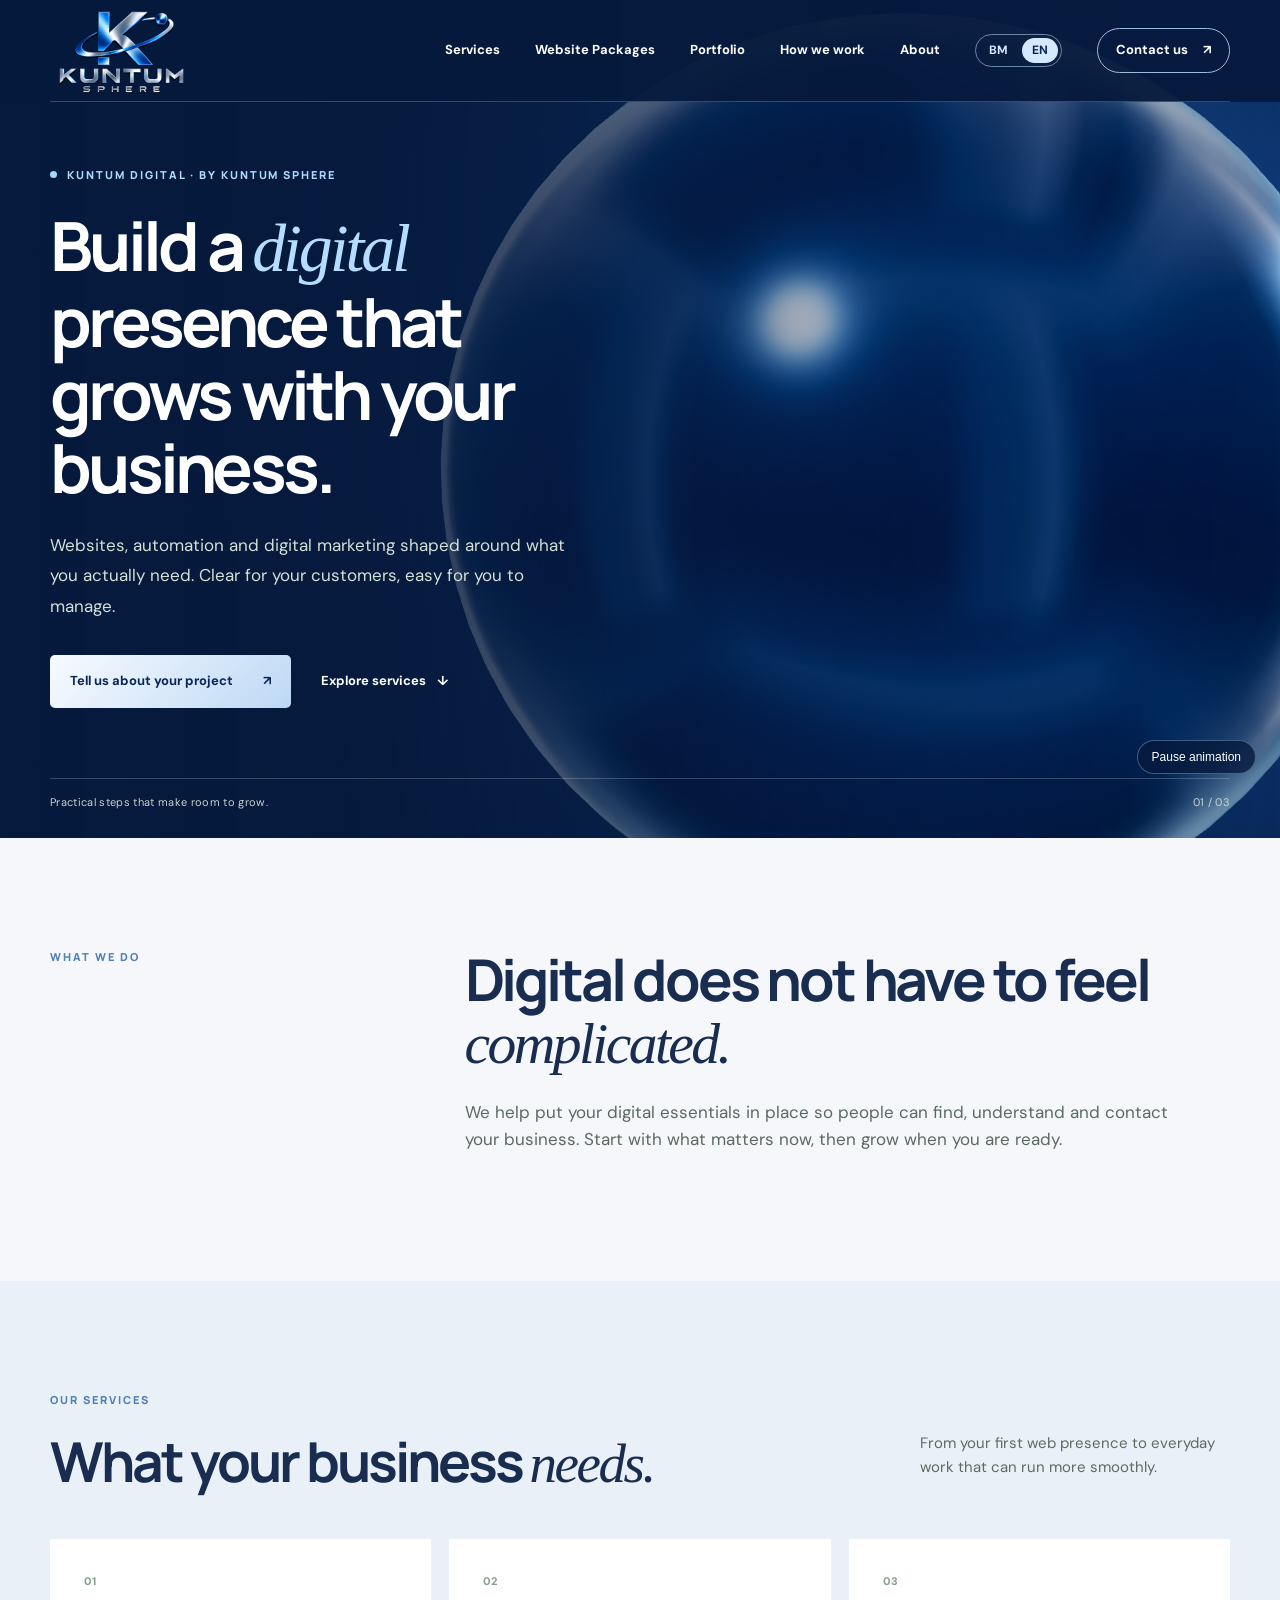
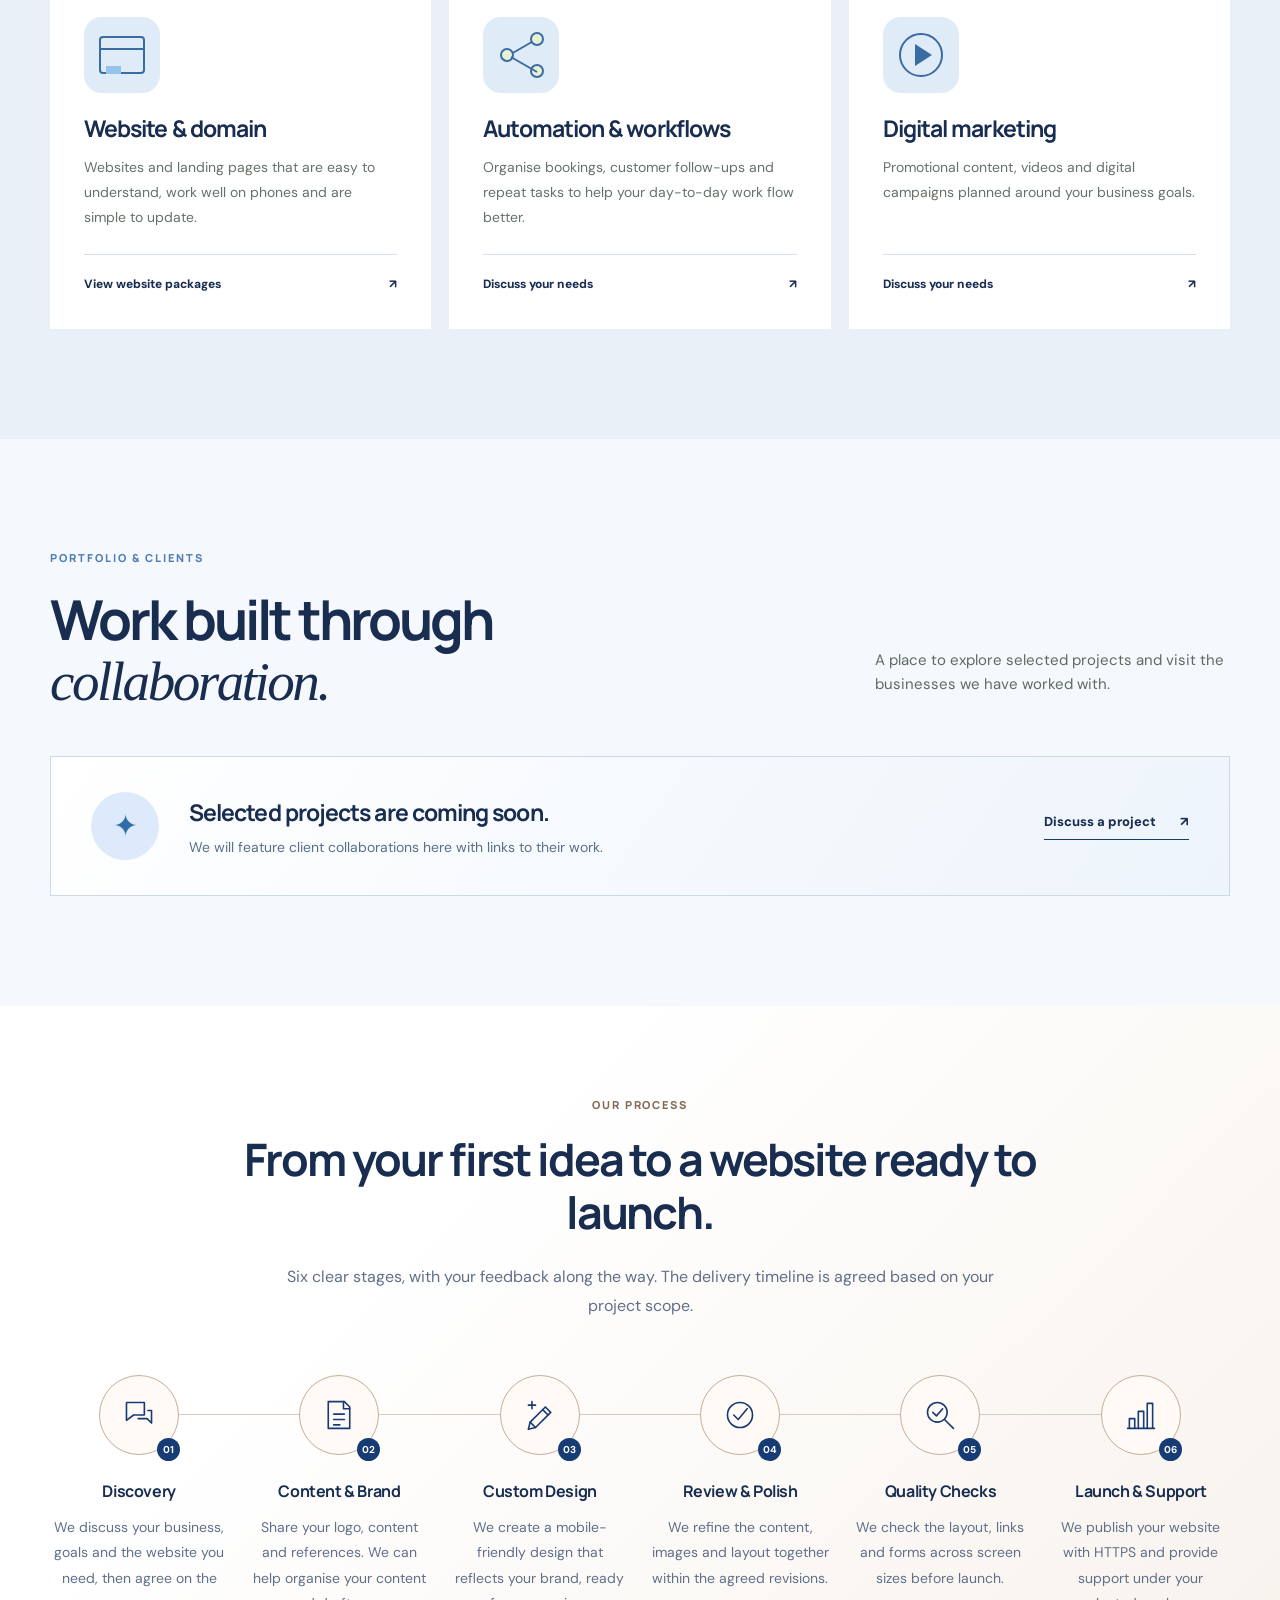
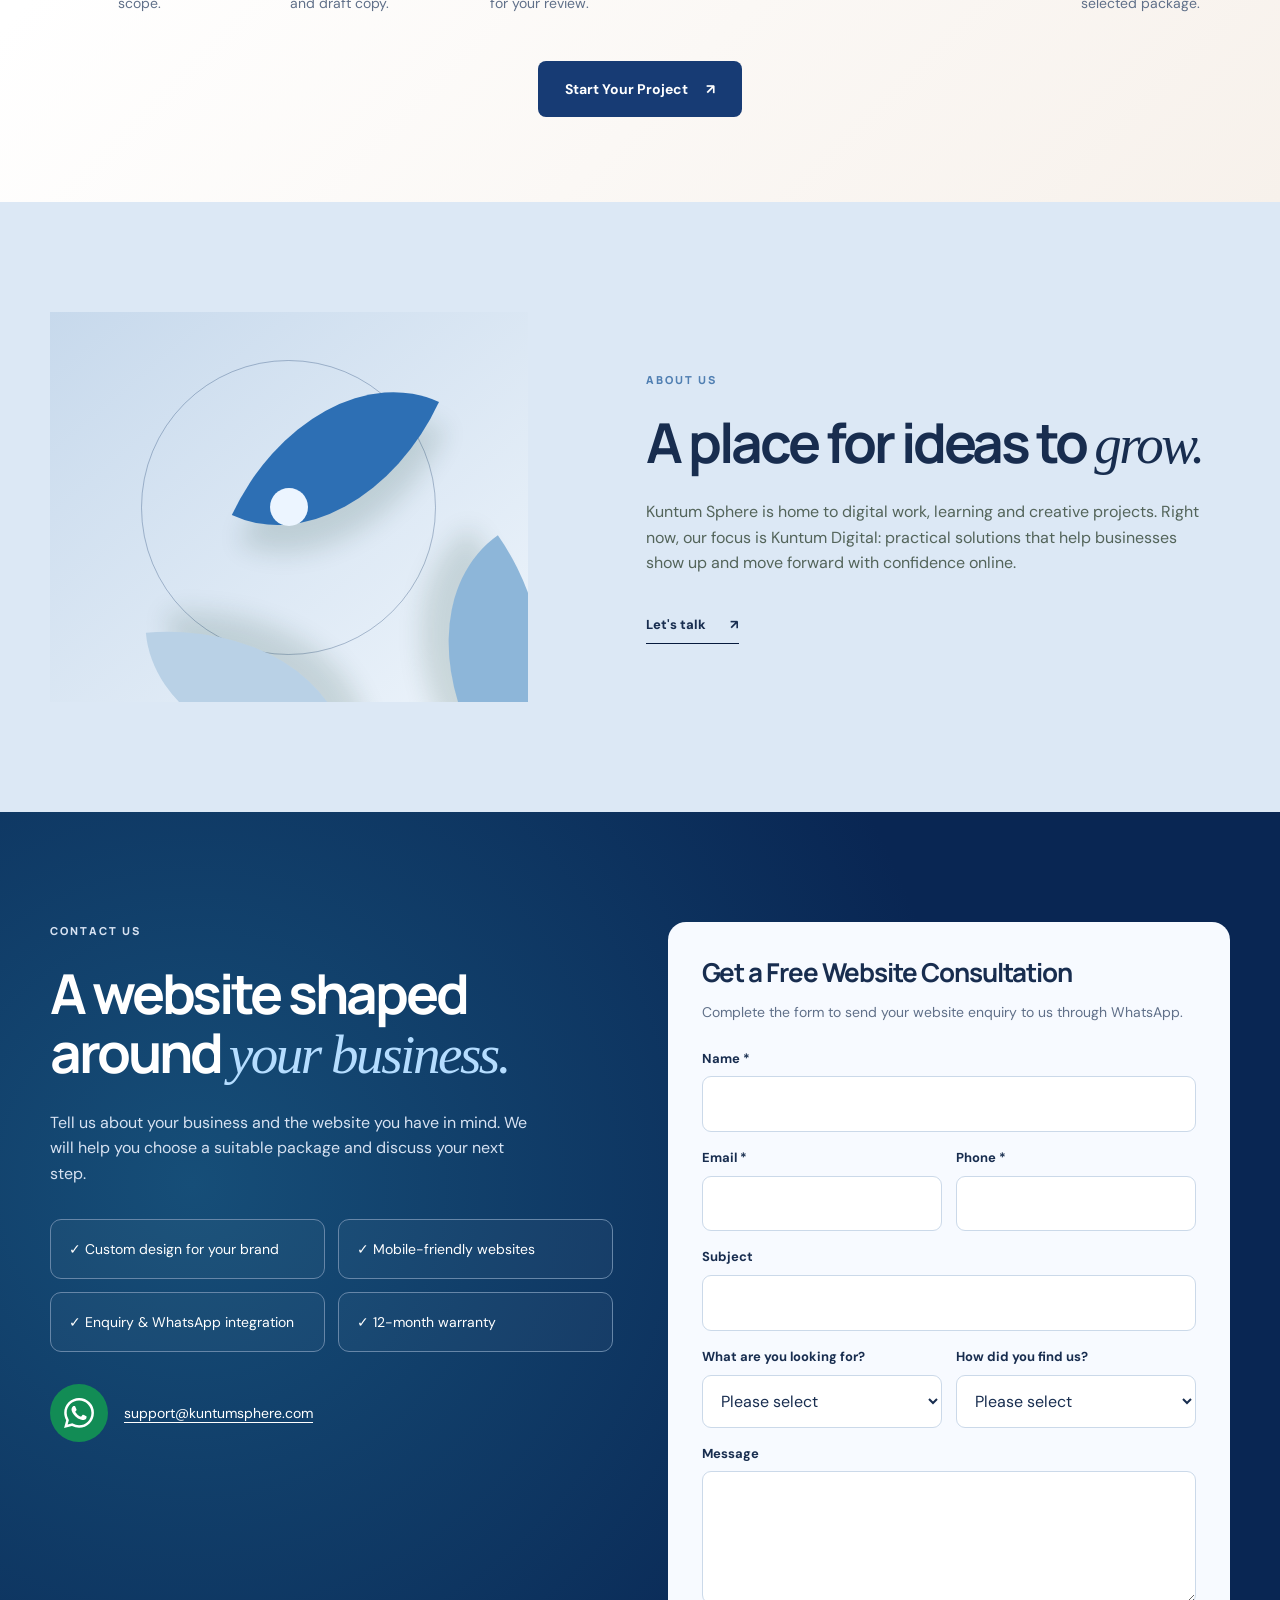
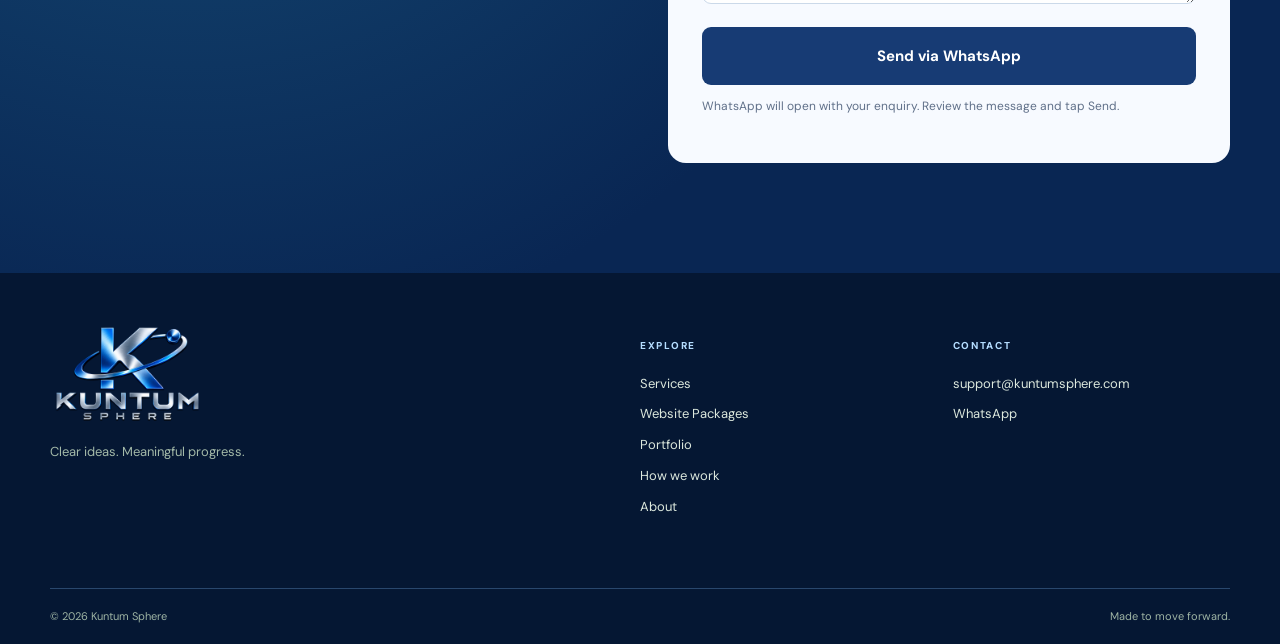
<file: index.html>
<!doctype html>
<html lang="en">
  <head>
    <meta charset="utf-8" />
    <meta name="viewport" content="width=device-width, initial-scale=1" />
    <meta name="theme-color" content="#061a3d" />
    <meta name="description" content="Kuntum Sphere helps businesses build websites, streamline workflows and create clear, practical digital marketing." />
    <meta property="og:title" content="Kuntum Sphere — Grow your digital presence" />
    <meta property="og:description" content="Websites, automation and digital marketing tailored to your business." />
    <meta property="og:type" content="website" />
    <link rel="canonical" href="https://www.kuntumsphere.com/" />
    <link rel="alternate" hreflang="en" href="https://www.kuntumsphere.com/" />
    <link rel="alternate" hreflang="ms" href="https://www.kuntumsphere.com/bm.html" />
    <link rel="icon" href="favicon.svg" type="image/svg+xml" />
    <link rel="stylesheet" href="styles.css" />
    <link rel="stylesheet" href="theme.css" />
    <link rel="stylesheet" href="bilingual.css" />
    <title>Kuntum Sphere — Grow your digital presence</title>
  <link rel="stylesheet" href="contact-form.css"><link rel="stylesheet" href="process.css?v=20261008"><link rel="stylesheet" href="sphere-3d.css?v=20261009"></head>
  <body>
    <a class="skip-link" href="#utama">Skip to content</a>
    <header class="site-header">
      <div class="container header-inner">
        <a class="brand" href="#atas" aria-label="Kuntum Sphere, back to top">
          <img class="logo-image" src="kuntum-logo.png" alt="Kuntum Sphere" />
        </a>
        <button class="menu-toggle" type="button" aria-expanded="false" aria-controls="nav-utama" aria-label="Open menu">
          <span></span><span></span><span></span>
        </button>
        <nav class="nav" id="nav-utama" aria-label="Main navigation">
          <a href="#servis">Services</a>
          <a href="packages/">Website Packages</a>
          <a href="#portfolio">Portfolio</a>
          <a href="#cara-kerja">How we work</a>
          <a href="#tentang">About</a>
          <div class="lang-switch" aria-label="Choose language"><a href="bm.html" lang="ms">BM</a><a href="index.html" lang="en" aria-current="page">EN</a></div>
          <a class="nav-cta" href="#hubungi">Contact us <span aria-hidden="true">↗</span></a>
        </nav>
      </div>
    </header>

    <main id="utama">
      <section class="hero" id="atas"><div class="hero-globe-3d" aria-hidden="true"></div><button type="button" class="sphere-3d-pause" aria-pressed="false">Pause animation</button>
        <div class="container hero-grid">
          <div class="hero-copy">
            <p class="eyebrow"><span class="eyebrow-dot"></span> KUNTUM DIGITAL · BY KUNTUM SPHERE</p>
            <h1>Build a <em>digital</em> presence that grows with your business.</h1>
            <p class="hero-lead">Websites, automation and digital marketing shaped around what you actually need. Clear for your customers, easy for you to manage.</p>
            <div class="hero-actions">
              <a class="button button-light" href="#hubungi">Tell us about your project <span aria-hidden="true">↗</span></a>
              <a class="text-link" href="#servis">Explore services <span aria-hidden="true">↓</span></a>
            </div>
          </div>
          <div class="hero-animation-space" aria-hidden="true"></div>
        </div>
        <div class="container hero-foot"><span>Practical steps that make room to grow.</span><span>01 / 03</span></div>
      </section>

      <section class="intro section-pad">
        <div class="container intro-grid">
          <p class="section-kicker">WHAT WE DO</p>
          <div><h2>Digital does not have to feel <em>complicated.</em></h2><p>We help put your digital essentials in place so people can find, understand and contact your business. Start with what matters now, then grow when you are ready.</p></div>
        </div>
      </section>

      <section class="services section-pad" id="servis">
        <div class="container">
          <div class="section-heading"><div><p class="section-kicker">OUR SERVICES</p><h2>What your business <em>needs.</em></h2></div><p>From your first web presence to everyday work that can run more smoothly.</p></div>
          <div class="service-grid">
            <article class="service-card"><span class="service-num">01</span><div class="service-symbol symbol-web" aria-hidden="true"><i></i><i></i><i></i></div><h3>Website & domain</h3><p>Websites and landing pages that are easy to understand, work well on phones and are simple to update.</p><a href="packages/" aria-label="View website packages">View website packages <span aria-hidden="true">↗</span></a></article>
            <article class="service-card"><span class="service-num">02</span><div class="service-symbol symbol-flow" aria-hidden="true"><i></i><i></i><i></i></div><h3>Automation & workflows</h3><p>Organise bookings, customer follow-ups and repeat tasks to help your day-to-day work flow better.</p><a href="#hubungi" aria-label="Ask about automation">Discuss your needs <span aria-hidden="true">↗</span></a></article>
            <article class="service-card"><span class="service-num">03</span><div class="service-symbol symbol-media" aria-hidden="true"><i></i><i></i></div><h3>Digital marketing</h3><p>Promotional content, videos and digital campaigns planned around your business goals.</p><a href="#hubungi" aria-label="Ask about digital marketing">Discuss your needs <span aria-hidden="true">↗</span></a></article>
          </div>
        </div>
      </section>

      <section class="portfolio section-pad" id="portfolio">
        <div class="container">
          <div class="section-heading"><div><p class="section-kicker">PORTFOLIO & CLIENTS</p><h2>Work built through <em>collaboration.</em></h2></div><p>A place to explore selected projects and visit the businesses we have worked with.</p></div>
          <div class="portfolio-placeholder">
            <div class="portfolio-mark" aria-hidden="true">✦</div>
            <div><h3>Selected projects are coming soon.</h3><p>We will feature client collaborations here with links to their work.</p></div>
            <a class="underlined-link" href="#hubungi">Discuss a project <span aria-hidden="true">↗</span></a>
          </div>
        </div>
      </section>

      <section class="process process-six section-pad" id="cara-kerja"><div class="container"><div class="process-six-heading"><p class="section-kicker">OUR PROCESS</p><h2>From your first idea to a website ready to launch.</h2><p class="process-six-intro">Six clear stages, with your feedback along the way. The delivery timeline is agreed based on your project scope.</p></div><ol class="process-stages"><li><div class="process-icon" aria-hidden="true"><svg viewBox="0 0 38 38" fill="none" stroke="currentColor" stroke-width="1.8" stroke-linecap="round" stroke-linejoin="round"><path d="M5 5h20v14H13l-8 6V5Z"/><path d="M18 23h10l5 5V14h-4"/></svg><span class="process-step-number">01</span></div><h3>Discovery</h3><p>We discuss your business, goals and the website you need, then agree on the scope.</p></li><li><div class="process-icon" aria-hidden="true"><svg viewBox="0 0 38 38" fill="none" stroke="currentColor" stroke-width="1.8" stroke-linecap="round" stroke-linejoin="round"><path d="M10 4h15l6 6v24H7V4h3Z"/><path d="M24 4v8h7M13 18h12M13 24h12M13 30h7"/></svg><span class="process-step-number">02</span></div><h3>Content & Brand</h3><p>Share your logo, content and references. We can help organise your content and draft copy.</p></li><li><div class="process-icon" aria-hidden="true"><svg viewBox="0 0 38 38" fill="none" stroke="currentColor" stroke-width="1.8" stroke-linecap="round" stroke-linejoin="round"><path d="m8 27 17-17 6 6-17 17-8 2 2-8Z"/><path d="m22 13 6 6M8 27l6 6M6 8h8M10 4v8"/></svg><span class="process-step-number">03</span></div><h3>Custom Design</h3><p>We create a mobile-friendly design that reflects your brand, ready for your review.</p></li><li><div class="process-icon" aria-hidden="true"><svg viewBox="0 0 38 38" fill="none" stroke="currentColor" stroke-width="1.8" stroke-linecap="round" stroke-linejoin="round"><circle cx="19" cy="19" r="14"/><path d="m12 19 5 5 10-12"/></svg><span class="process-step-number">04</span></div><h3>Review & Polish</h3><p>We refine the content, images and layout together within the agreed revisions.</p></li><li><div class="process-icon" aria-hidden="true"><svg viewBox="0 0 38 38" fill="none" stroke="currentColor" stroke-width="1.8" stroke-linecap="round" stroke-linejoin="round"><circle cx="16" cy="16" r="11"/><path d="m24 24 10 10M11 16l4 4 7-8"/></svg><span class="process-step-number">05</span></div><h3>Quality Checks</h3><p>We check the layout, links and forms across screen sizes before launch.</p></li><li><div class="process-icon" aria-hidden="true"><svg viewBox="0 0 38 38" fill="none" stroke="currentColor" stroke-width="1.8" stroke-linecap="round" stroke-linejoin="round"><path d="M6 34V23h6v11M16 34V15h6v19M26 34V6h6v28M4 34h30"/></svg><span class="process-step-number">06</span></div><h3>Launch & Support</h3><p>We publish your website with HTTPS and provide support under your selected package.</p></li></ol><div class="process-six-action"><a class="process-start" href="#hubungi">Start Your Project<span aria-hidden="true"> ↗</span></a></div></div></section>

      <section class="about section-pad" id="tentang"><div class="container about-grid"><div class="about-art" aria-hidden="true"><span class="about-ring"></span><span class="about-petal p1"></span><span class="about-petal p2"></span><span class="about-petal p3"></span><span class="about-center"></span></div><div><p class="section-kicker">ABOUT US</p><h2>A place for ideas to <em>grow.</em></h2><p>Kuntum Sphere is home to digital work, learning and creative projects. Right now, our focus is Kuntum Digital: practical solutions that help businesses show up and move forward with confidence online.</p><a class="underlined-link" href="#hubungi">Let's talk <span aria-hidden="true">↗</span></a></div></div></section>

      <section class="contact consultation section-pad" id="hubungi"><div class="container contact-grid"><div><p class="section-kicker">CONTACT US</p><h2>A website shaped around <em>your business.</em></h2><p>Tell us about your business and the website you have in mind. We will help you choose a suitable package and discuss your next step.</p><div class="consultation-benefits"><span>✓ Custom design for your brand</span><span>✓ Mobile-friendly websites</span><span>✓ Enquiry & WhatsApp integration</span><span>✓ 12-month warranty</span></div><div class="consultation-links"><a class="whatsapp-logo-link" href="https://wa.me/60168693308" target="_blank" rel="noopener noreferrer" aria-label="Chat with Kuntum Sphere on WhatsApp"><img src="assets/whatsapp.svg" alt="WhatsApp" width="30" height="30"></a><a href="mailto:support@kuntumsphere.com">support@kuntumsphere.com</a></div></div><div class="contact-card"><h3>Get a Free Website Consultation</h3><p>Complete the form to send your website enquiry to us through WhatsApp.</p><form class="website-enquiry"><div class="form-field"><label for="enquiry-name">Name *</label><input id="enquiry-name" name="name" type="text" required autocomplete="name" maxlength="80"></div><div class="form-row"><div class="form-field"><label for="enquiry-email">Email *</label><input id="enquiry-email" name="email" type="email" required autocomplete="email" maxlength="160"></div><div class="form-field"><label for="enquiry-phone">Phone *</label><input id="enquiry-phone" name="phone" type="tel" required autocomplete="tel" maxlength="80"></div></div><div class="form-field"><label for="enquiry-subject">Subject</label><input id="enquiry-subject" name="subject" type="text"  autocomplete="off" maxlength="160"></div><div class="form-row"><div class="form-field"><label for="enquiry-service">What are you looking for?</label><select id="enquiry-service" name="service"><option value="">Please select</option><option>Landing Page</option><option>Corporate Website</option><option>E-Commerce Website</option><option>Automation & workflows</option><option>Digital marketing</option><option>Other</option></select></div><div class="form-field"><label for="enquiry-source">How did you find us?</label><select id="enquiry-source" name="source"><option value="">Please select</option><option>Threads</option><option>Instagram</option><option>Facebook</option><option>Google</option><option>Referral</option><option>Other</option></select></div></div><div class="form-field"><label for="enquiry-message">Message</label><textarea id="enquiry-message" name="message" rows="4" maxlength="2000"></textarea></div><button class="form-submit" type="submit">Send via WhatsApp</button><p class="form-help">WhatsApp will open with your enquiry. Review the message and tap Send.</p><p class="form-status" role="status" aria-live="polite"></p></form></div></div></section>
    </main>

    <footer class="site-footer"><div class="container footer-grid"><div><a class="footer-brand" href="#atas"><img class="footer-logo" src="kuntum-logo.png" alt="Kuntum Sphere" /></a><p>Clear ideas. Meaningful progress.</p></div><div><span class="footer-label">EXPLORE</span><a href="#servis">Services</a><a href="packages/">Website Packages</a><a href="#portfolio">Portfolio</a><a href="#cara-kerja">How we work</a><a href="#tentang">About</a></div><div><span class="footer-label">CONTACT</span><a href="mailto:support@kuntumsphere.com">support@kuntumsphere.com</a><a href="https://wa.me/60168693308" target="_blank" rel="noopener noreferrer">WhatsApp</a></div></div><div class="container footer-bottom"><span>© <span id="year">2026</span> Kuntum Sphere</span><span>Made to move forward.</span></div></footer>
    <script src="script.js" defer></script>
  <script type="module" src="sphere-3d.js?v=20261009"></script></body>
</html>
</file>
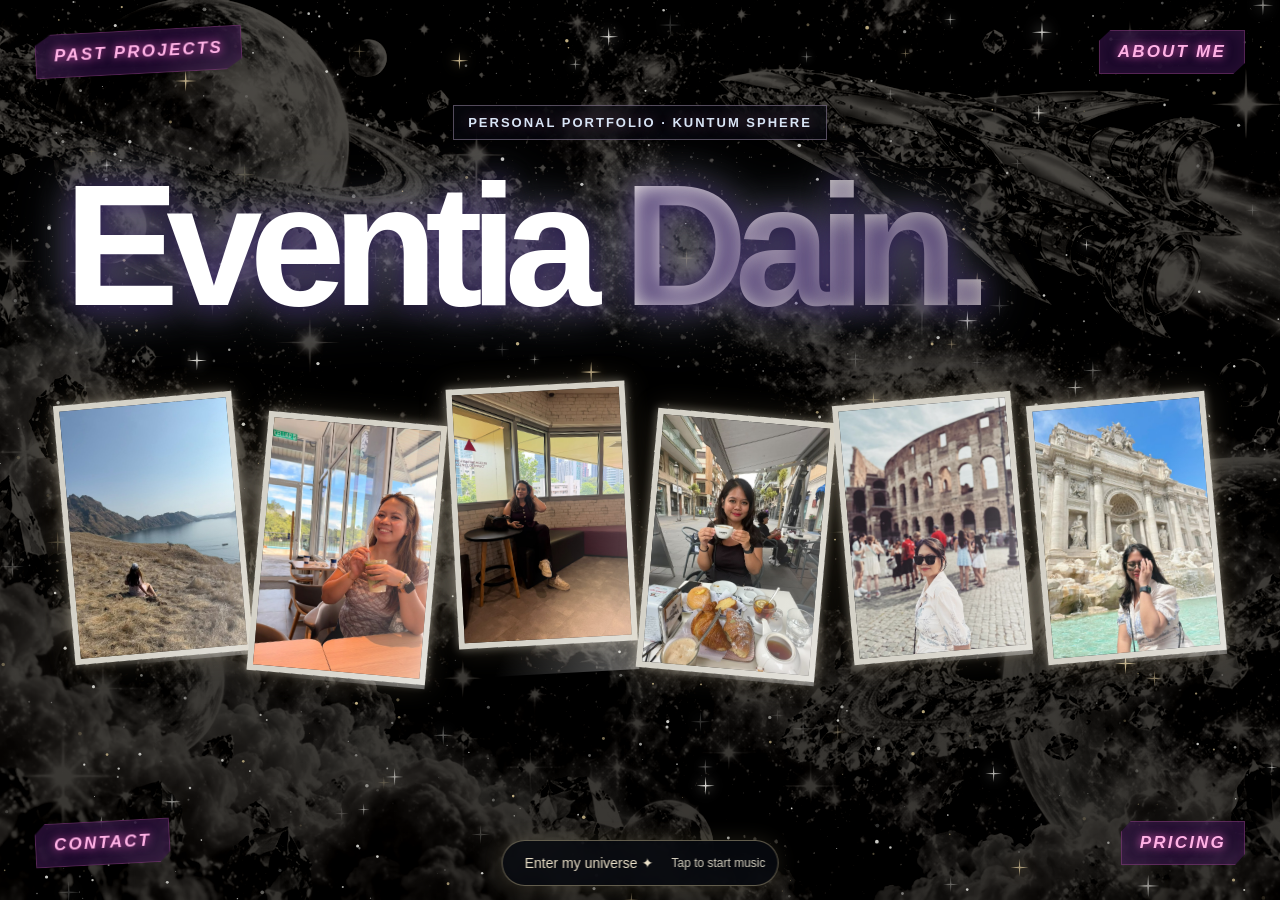
<file: eventia/index.html>
<!doctype html><html lang="en"><head><meta charset="utf-8"><meta name="viewport" content="width=device-width,initial-scale=1"><title>Eventia Dain | Personal Portfolio</title><style>
:root{--ink:#172f57;--blue:#2458e5;--paper:#f3f6fc;--line:#cbd5e7}*{box-sizing:border-box}html{scroll-behavior:smooth;scroll-padding-top:85px}body{margin:0;background:var(--paper);color:var(--ink);font-family:Arial,Helvetica,sans-serif;font-size:16px}a{color:inherit;text-decoration:none}button{font:inherit;cursor:pointer}nav{padding:22px 5%;display:flex;justify-content:space-between;align-items:center;border-bottom:1px solid var(--line);background:var(--paper);position:sticky;top:0;z-index:20}.logo{font-weight:800;letter-spacing:-1px;font-size:23px}.navlinks{display:flex;gap:28px;font-size:14px}.navlinks a:hover{color:var(--blue)}.hero{padding:45px 5% 65px;overflow:hidden}.eyebrow{text-transform:uppercase;letter-spacing:2px;font-size:13px;font-weight:700}.hero h1{font-size:clamp(66px,13.5vw,190px);font-weight:800;letter-spacing:-.07em;line-height:.94;margin:28px 0 0;position:relative;z-index:2}.hero h1 span{color:var(--blue)}.gallery{display:grid;grid-template-columns:1fr 1.2fr 1fr 1.2fr 1fr;gap:18px;align-items:center;margin:30px 0}.gallery figure{margin:0;transform:rotate(-5deg)}.gallery figure:nth-child(2){transform:rotate(5deg);padding-top:40px}.gallery figure:nth-child(3){transform:rotate(-3deg);padding-bottom:25px}.gallery figure:nth-child(4){transform:rotate(5deg);padding-top:35px}.gallery img{width:100%;height:260px;object-fit:cover;border:8px solid white;box-shadow:0 12px 26px #172f5720}.gallery figure:nth-child(4) img{object-position:center 30%}.hero-bottom{display:flex;justify-content:space-between;align-items:start;gap:30px;margin-top:45px}.hero-bottom p{max-width:580px;line-height:1.6;font-size:21px;margin:0}.pill{display:inline-block;border:1px solid var(--ink);border-radius:40px;padding:16px 24px;font-size:14px}.pill:hover{background:var(--ink);color:white}.ticker{background:var(--blue);color:white;padding:22px 0;overflow:hidden;white-space:nowrap;font-size:19px;letter-spacing:2px}.ticker div{animation:travel 25s linear infinite;width:max-content}@keyframes travel{to{transform:translateX(-50%)}}section{padding:90px 5%;border-bottom:1px solid var(--line)}.section-label{font-size:13px;text-transform:uppercase;letter-spacing:2px}.about{display:grid;grid-template-columns:.7fr 1.3fr;gap:60px}.about h2,.heading{font-size:clamp(38px,5.5vw,76px);line-height:1.05;letter-spacing:-3px;margin:22px 0 30px}.about p{font-size:20px;line-height:1.7;max-width:720px}.skills{display:flex;flex-wrap:wrap;gap:10px;margin-top:28px}.skills span{border:1px solid var(--line);border-radius:30px;padding:11px 16px;font-size:14px}.section-top{display:flex;justify-content:space-between;align-items:end;gap:30px}.section-top p{max-width:380px;line-height:1.7}.filters{display:flex;gap:10px;flex-wrap:wrap;margin:20px 0 35px}.filters button{border:1px solid var(--line);padding:12px 20px;border-radius:30px;background:transparent;color:var(--ink)}.filters button.active{background:var(--ink);color:white}.projects{display:grid;grid-template-columns:1fr 1fr;gap:28px}.project{border-top:1px solid var(--line);padding-top:18px}.project[hidden]{display:none}.project-visual{height:270px;padding:30px;display:flex;flex-direction:column;justify-content:center;overflow:hidden}.project-visual h3{font-size:44px;letter-spacing:-2px;margin:12px 0;line-height:1}.project-visual small{letter-spacing:2px;font-size:12px}.v1{background:#142b50;color:#e7f0ff}.v2{background:#f7d84d;color:#273d24}.v3{background:#dce8f7}.v4{background:#202a3c;color:#f4f6fb}.v1 .mini{border:1px solid #6381a3;padding:12px;border-radius:8px;max-width:270px;font-size:14px}.v3 .mini{background:white;padding:12px;max-width:300px;border-radius:7px;font-size:14px}.project-info{padding:20px 0}.project-info h3{margin:0 0 10px;font-size:23px}.project-info p{line-height:1.65;margin:0;max-width:530px}.meta{font-size:13px;letter-spacing:1px;text-transform:uppercase;margin-top:15px;color:#52678b}.pricing{background:#172f57;color:white}.pricing .section-label{color:#abc7ff}.pricing .heading{max-width:750px}.pricegrid{display:grid;grid-template-columns:repeat(3,1fr);gap:20px;margin:45px 0 20px}.pricecard{border:1px solid #6d809e;padding:32px 25px;display:flex;flex-direction:column}.pricecard h3{font-size:23px;margin:0 0 32px}.price{font-size:35px;letter-spacing:-1px;margin:0 0 25px}.price small{font-size:14px;display:block;letter-spacing:0;margin-bottom:8px;color:#b6c8e9}.pricecard p{color:#d3ddf0;line-height:1.7;flex:1}.pricecard .pill{border-color:#8da7cc;align-self:start}.pricecard .pill:hover{background:white;color:var(--ink)}.note{font-size:14px;color:#c0cde3;line-height:1.6}footer{padding:65px 5% 25px}.footer-title{font-size:clamp(38px,6vw,85px);letter-spacing:-3px;max-width:800px;margin:0 0 35px}.footer-bottom{border-top:1px solid var(--line);padding-top:25px;margin-top:55px;display:flex;justify-content:space-between;font-size:14px}.reveal{opacity:0;transform:translateY(20px);transition:.7s}.reveal.visible{opacity:1;transform:none}dialog{border:0;max-width:550px;width:90%;padding:35px;color:var(--ink);border-radius:12px}dialog::backdrop{background:#172f5799}dialog p{line-height:1.7}dialog button{padding:12px 20px;border:1px solid var(--line);background:var(--paper);border-radius:25px}.close{float:right} @media(max-width:700px){nav{padding:18px 5%}.navlinks{gap:14px;font-size:13px}.logo{font-size:19px}.hero{padding-top:35px}.gallery{gap:10px;grid-template-columns:repeat(3,1fr);margin-top:25px}.gallery figure:nth-child(n+4){display:none}.gallery img{height:200px;border-width:5px}.hero-bottom{flex-direction:column}.hero-bottom p{font-size:18px}.about{grid-template-columns:1fr;gap:10px}section{padding:60px 5%}.about h2,.heading{letter-spacing:-2px}.about p{font-size:18px}.section-top{display:block}.projects,.pricegrid{grid-template-columns:1fr}.project-visual{height:240px}.pricegrid{gap:15px}.footer-bottom{gap:20px;flex-direction:column}.hero h1{font-size:17vw}.ticker{font-size:16px}}@media(prefers-reduced-motion:reduce){html{scroll-behavior:auto}.ticker div{animation:none}.reveal{opacity:1;transform:none;transition:none}}
body{background:white;color:#050505}nav{background:transparent;border:0;position:fixed;width:100%;padding:25px 3%;pointer-events:none}nav a,nav button{pointer-events:auto}.logo{font-size:23px;font-weight:900;line-height:.8;text-transform:uppercase;color:#e4aeed;text-shadow:0 5px #775879;letter-spacing:-1px}.navlinks{display:none}.menu-toggle{border:0;background:transparent;color:inherit;font-size:30px;cursor:pointer}.site-menu{position:fixed;inset:0;background:#080808ed;color:white;z-index:40;display:flex;flex-direction:column;align-items:center;justify-content:center;gap:24px;font-size:clamp(25px,5vw,58px);font-weight:800}.site-menu[hidden]{display:none}.site-menu button{position:absolute;right:4%;top:25px;background:transparent;color:white;border:0;font-size:35px}.reveal{opacity:1;transform:none}section{border:0;padding:110px 6% 65px}.heading,.about h2{font-weight:900;letter-spacing:-2px;text-transform:uppercase}.about-page{min-height:100vh;background:linear-gradient(#06100865,#06100855),url('/eventia/assets/landscape.jpeg') center/cover fixed}.about{display:block;max-width:1150px;margin:auto;background:#000b;color:white;padding:55px 60px;backdrop-filter:blur(14px)}.about .section-label,.about h2{display:none}.about:before{content:'ABOUT ME';display:block;font-size:clamp(38px,5vw,62px);font-weight:900;margin-bottom:40px}.about p{max-width:none;line-height:1.85;font-size:20px}.about .skills{margin-bottom:10px}.projects-page{color:white;background:radial-gradient(ellipse at 25% 15%,#86423f99,transparent 45%),radial-gradient(ellipse at 80% 65%,#72466099,transparent 50%),#100b1d}.section-top{display:block;text-align:center;padding:40px 0 70px}.section-top .section-label{display:none}.section-top .heading{font-size:clamp(42px,7vw,95px);margin-bottom:30px}.section-top p{margin:auto;max-width:850px;font-size:20px}.section-top .heading br{display:none}.filters{justify-content:center;margin-bottom:50px}.filters button{color:white;border:0;border-radius:0;text-transform:uppercase;letter-spacing:2px;font-weight:800}.filters button.active{background:transparent;border-bottom:2px solid white}.projects{grid-template-columns:repeat(3,1fr);gap:25px}.project{background:#ffffff08;border:1px solid #ffffff30;padding:25px;backdrop-filter:blur(12px)}.project-visual{height:170px;padding:20px}.project-visual h3{font-size:32px}.project-info h3{text-transform:uppercase;font-weight:900}.project-info p{color:#ddd}.meta{color:#cfc2db}.pricing-page{background:radial-gradient(ellipse at 15% 25%,#cde4d9,transparent 55%),radial-gradient(ellipse at 90% 15%,#f1cbd8,transparent 55%),radial-gradient(ellipse at 70% 90%,#cee1dc,transparent 55%),#f5eeee;min-height:100vh}.pricing{background:transparent;color:black;padding:110px 3% 60px}.pricing .section-label{display:none}.pricing .heading{max-width:none;text-align:center;font-size:48px}.pricing .heading:before{content:'PRICING';display:block}.pricing .heading{font-size:0}.pricing .heading:before{font-size:48px}.pricegrid{gap:35px}.pricecard{background:#ffffff60;border:0;padding:55px 40px}.pricecard h3{text-transform:uppercase;font-weight:900;font-size:25px}.pricecard p{color:#444;min-height:100px}.price{font-weight:900;font-size:36px}.price small{color:#222}.pricecard .pill{border:0;border-radius:0;background:black;color:white;width:100%;text-align:center;font-weight:800;text-transform:uppercase;letter-spacing:1px;padding:20px 12px}.pricecard .pill:hover{background:#333;color:white}.note{color:#333;text-align:center}.pricing-intro{text-align:center;max-width:800px;margin:25px auto 50px;font-size:19px;line-height:1.7}.footer-bottom{margin-top:15px}footer{padding:35px 6%;color:inherit}.footer-title{display:none}footer>.section-label,footer>.pill{display:none}dialog{color:#111}.home{height:100svh;min-height:450px;background:white;position:relative;overflow:hidden;display:flex;align-items:center;justify-content:center}.name-line{display:flex;align-items:center;justify-content:center;gap:35px;width:90%;font-size:clamp(50px,8.5vw,135px);font-weight:900;letter-spacing:-.065em;line-height:1}.name-line img{width:14vw;max-width:190px;height:9vw;max-height:125px;object-fit:cover;object-position:center 31%;filter:grayscale(1);transition:opacity .25s,transform .4s;cursor:pointer}.name-line img:hover{transform:scale(1.08)}.corner{position:absolute;font-size:15px;font-weight:900;letter-spacing:1.6px;text-transform:uppercase;transition:transform .25s}.corner:hover{transform:rotate(-5deg) scale(1.05)}.tl{top:30px;left:35px}.tr{top:30px;right:35px}.bl{bottom:35px;left:35px}.br{bottom:35px;right:35px}.corner:nth-of-type(odd){transform:rotate(-3deg)}.home-hint{position:absolute;bottom:20%;text-align:center;font-size:13px;color:#666;opacity:0;transition:opacity .3s}.home:has(.name-line img:hover) .home-hint{opacity:1}@media(max-width:800px){.projects{grid-template-columns:1fr 1fr}.pricegrid{grid-template-columns:1fr}.about{padding:35px 25px}.name-line{gap:18px;font-size:10vw}.name-line img{width:18vw;height:13vw}.corner{font-size:12px;letter-spacing:1px}.tl,.bl{left:22px}.tr,.br{right:22px}.about-page section{padding:85px 5% 40px}}@media(max-width:500px){.projects{grid-template-columns:1fr}.name-line{gap:12px;font-size:10.5vw}.pricecard{padding:35px 25px}.about p{font-size:18px}}body{background:#080b20;color:#eef4ff}.home{background:transparent;height:auto;min-height:100svh;display:block;padding:105px 5% 80px;overflow:hidden}.cosmos{position:fixed;inset:0;z-index:-1;pointer-events:none;background:radial-gradient(ellipse at 20% 20%,#54448070,transparent 55%),radial-gradient(ellipse at 85% 65%,#09578570,transparent 55%),#070b1c}.cosmos canvas{width:100%;height:100%;display:block}.space-hero h1{font-size:clamp(65px,13.5vw,190px);font-weight:900;letter-spacing:-.075em;line-height:1;margin:20px 0 45px;color:#e1e8f3;text-shadow:0 0 40px #80b7ff30}.space-hero h1 span{background:linear-gradient(120deg,#f2f7ff,#71baff,#e1c9ff,#f2f7ff);background-size:250%;background-clip:text;-webkit-background-clip:text;color:transparent;animation:shine 7s ease infinite}.space-hero .gallery{margin:30px 0 0;position:relative;z-index:2}.gallery figure{animation:float 6s ease-in-out infinite;--rot:-5deg}.gallery figure:nth-child(2){--rot:5deg;animation-delay:-2s}.gallery figure:nth-child(3){--rot:-3deg;animation-delay:-4s}.gallery figure:nth-child(4){--rot:5deg;animation-delay:-1s}.gallery figure:nth-child(5){animation-delay:-3s}.gallery img{border:6px solid #dce7f5;box-shadow:0 0 25px #9fcaff40,0 20px 45px #0009;transition:transform .35s,box-shadow .35s}.gallery figure:hover img{transform:translateY(-12px) scale(1.04);box-shadow:0 0 45px #b8daff80}.corner{z-index:10;color:#f4f7ff}.space-footer{display:flex;align-items:center;justify-content:space-between;margin-top:50px;gap:25px}.space-footer p{line-height:1.6;max-width:600px;font-size:18px;color:#c1cee6}.space-footer a{border-color:#9db9e6;color:white;background:#ffffff08;backdrop-filter:blur(10px)}.eyebrow{color:#a8c6ee}.logo{color:#dbeaff;text-shadow:0 3px #48609a}.about-page{background:transparent}.about{background:#080f25b5;border:1px solid #b5d4ff30;box-shadow:0 0 65px #648cce18}.projects-page{background:transparent}.project{background:#12223d60;border-color:#b4d8ff30;box-shadow:0 0 30px #75adff10}.pricing-page{background:transparent}.pricing{color:#eef4ff}.pricecard{background:#101e38b5;border:1px solid #a6caff50;box-shadow:0 0 35px #a2baff15;backdrop-filter:blur(15px)}.pricecard p,.price small,.note{color:#bccbe5}.pricecard .pill{background:linear-gradient(120deg,#c9dcff,#b8bded);color:#102040}.pricecard .pill:hover{background:white;color:#102040}.footer-bottom{border-color:#94b9f640}dialog{background:#111f39;color:white;border:1px solid #abcaff}dialog button{background:#1c3150;color:white}@keyframes float{0%,100%{transform:translateY(0) rotate(var(--rot))}50%{transform:translateY(-14px) rotate(calc(var(--rot) + 2deg))}}@keyframes shine{0%,100%{background-position:0%}50%{background-position:100%}}@media(max-width:700px){.space-hero h1{font-size:16vw;margin-bottom:30px}.home{padding:95px 5% 75px}.space-footer{flex-direction:column;align-items:start}.gallery{grid-template-columns:repeat(5,1fr);gap:8px}.gallery figure:nth-child(n){display:block;padding:0}.gallery img{height:170px;border-width:3px}.space-footer p{font-size:16px}}@media(max-width:450px){.gallery{grid-template-columns:repeat(3,1fr);row-gap:20px}.gallery figure:nth-child(n+4){width:100%;transform:none}.gallery img{height:170px}.space-hero h1{font-size:16vw}}@media(prefers-reduced-motion:reduce){.gallery figure,.space-hero h1 span{animation:none}.gallery figure{transform:rotate(var(--rot))}}.cosmos{background:radial-gradient(ellipse at 15% 20%,#7e1fb680,transparent 50%),radial-gradient(ellipse at 85% 65%,#116bdc75,transparent 50%),radial-gradient(ellipse at 55% 85%,#eb388a40,transparent 50%),#040718}.cosmos:before{content:'';position:absolute;inset:-15%;background:conic-gradient(from 40deg at 50% 50%,transparent,#5077ff18,transparent,#ff79dd20,transparent);filter:blur(35px);animation:nebula 35s linear infinite}.cosmos canvas{position:relative}.corner{font-family:Arial,Helvetica,sans-serif;font-style:italic;font-weight:900;color:#ff8cd7;font-size:17px;letter-spacing:2.2px;padding:11px 18px;border:1px solid #ff74d340;background:#160d3450;backdrop-filter:blur(10px);box-shadow:inset 0 0 16px #fc68cf15,0 0 18px #fc68cf20;text-shadow:0 0 8px #ff79cf90,0 0 22px #ff65c975;clip-path:polygon(8% 0,100% 0,100% 75%,92% 100%,0 100%,0 25%);transition:.3s}.corner:hover{color:#ffe0f5;background:#fd7bc82a;box-shadow:0 0 35px #ff70d780;text-shadow:0 0 15px #ff70d7;transform:translateY(-3px)}.space-hero h1{filter:drop-shadow(0 0 25px #add5ff40)}.space-hero h1 span{background-image:linear-gradient(110deg,#fff,#95d5ff,#f6abec,#fff);animation:shine 4s ease infinite}.gallery img{animation:monochrome 5s ease-in-out infinite;border-color:#e3e7ff;box-shadow:0 0 8px #fff8,0 0 28px #ca98ff60,0 0 65px #599aff30}.gallery figure:nth-child(2) img{animation-delay:-1s}.gallery figure:nth-child(3) img{animation-delay:-2s}.gallery figure:nth-child(4) img{animation-delay:-3s}.gallery figure:nth-child(5) img{animation-delay:-4s}.gallery figure{position:relative}.gallery figure:after{content:'';position:absolute;inset:0;background:linear-gradient(115deg,transparent 25%,#ffffff60 47%,transparent 62%);background-size:300% 100%;animation:photo-shimmer 7s ease-in-out infinite;pointer-events:none}.space-footer .pill{border-color:#e7b6ff;color:#f5d9ff;box-shadow:0 0 25px #d287ff30}.eyebrow{color:#f4b9ed;text-shadow:0 0 14px #ff89cf60}.pricecard,.project{box-shadow:0 0 30px #c5a4ff25,inset 0 0 35px #508cff10}@keyframes monochrome{0%,20%,100%{filter:grayscale(1) brightness(1.08)}45%,65%{filter:grayscale(0) brightness(1)}}@keyframes photo-shimmer{0%,65%{background-position:130% 0}100%{background-position:-30% 0}}@keyframes nebula{to{transform:rotate(360deg)}}@media(max-width:700px){.corner{font-size:12px;padding:8px 11px;letter-spacing:1px}}@media(prefers-reduced-motion:reduce){.gallery img,.gallery figure:after,.cosmos:before{animation:none}.gallery img{filter:grayscale(1)}}.cosmos{background:linear-gradient(180deg,#170c3420,#160d3435),url('/eventia/assets/diamond-universe.webp') center/cover no-repeat}.cosmos:before{opacity:.25}.space-hero h1{color:#fff;text-shadow:0 2px 25px #220e55cc,0 0 45px #ffdbfa55}.eyebrow{display:inline-block;background:#29124980;padding:9px 14px;border:1px solid #efd4ff55;backdrop-filter:blur(8px)}.space-footer p{color:#fff;background:#25144380;padding:15px 20px;backdrop-filter:blur(12px);border:1px solid #ffdbfa35;border-radius:12px}.corner{background:#30124c8c;color:#ffb2e5;text-shadow:0 0 10px #ff5cce}.pricecard,.project,.about{background:#1c123bba;backdrop-filter:blur(18px)}.pricing-intro,.section-top p{color:white;text-shadow:0 1px 10px #1b123c}.note{color:#f3e4ff;background:#1c123b99;padding:14px}.space-footer .pill{background:#32134bb0;box-shadow:0 0 28px #ffc5ef55}.cosmos{background:#000;filter:none}.cosmos:before{inset:0;background:linear-gradient(#0003,#0005),url('/eventia/assets/diamond-universe.webp') center/cover no-repeat;filter:grayscale(1) brightness(.58) contrast(1.2);opacity:1;animation:none}.cosmos canvas{filter:saturate(.15)}.about,.pricecard,.project{background:#070a13c9}.space-footer p{background:#060910b0}.eyebrow{background:#080b13a0;color:#d9e5f6}.space-hero h1 span{background-image:linear-gradient(110deg,#fff,#b4c9e5,#e5eaf1,#fff)}.cosmos:before{filter:grayscale(.95) sepia(.22) saturate(.65) brightness(.42) contrast(1.4)}.cosmos canvas{filter:none}.gallery img{border-color:#d5d2c8;box-shadow:0 0 10px #e5dfcf70,0 0 28px #c9b47c35}.space-hero h1 span{background-image:linear-gradient(110deg,#f7f5ed,#b9b8b1,#e8dfc7,#f7f5ed)}.music-controls{position:fixed;bottom:14px;left:50%;transform:translateX(-50%);z-index:30;display:flex;gap:8px;align-items:center;background:#080a10dd;border:1px solid #d6c79d70;padding:8px 12px;border-radius:30px;backdrop-filter:blur(12px);box-shadow:0 0 20px #d5bf8d25;max-width:90vw}.music-controls button{border:0;background:transparent;color:#e9dfc7;font-size:14px;padding:6px 10px;white-space:nowrap}.music-controls button:hover{color:white}.music-controls button[hidden]{display:none}.music-status{font-size:12px;color:#d4cfbf;max-width:180px;overflow:hidden;text-overflow:ellipsis;white-space:nowrap}.home{padding-bottom:110px}footer{padding-bottom:90px}@media(max-width:600px){.music-status{display:none}.music-controls{bottom:10px}.home .bl,.home .br{bottom:70px}}</style><style>.gallery{grid-template-columns:repeat(6,minmax(0,1fr));gap:16px}.gallery figure:nth-child(6){--rot:4deg;animation-delay:-2.5s}.gallery figure:nth-child(6) img{animation-delay:-.5s}.gallery figure:nth-child(1) img{object-position:center}.gallery figure:nth-child(4) img{object-position:center}@media(max-width:900px){.gallery{grid-template-columns:repeat(3,minmax(0,1fr));gap:20px 12px}.gallery figure:nth-child(n){display:block;padding:0;width:100%}}@media(max-width:480px){.gallery img{height:155px}}</style><style>.space-hero>.eyebrow{display:table;width:max-content;max-width:100%;margin:0 auto;text-align:center;white-space:nowrap;font-size:clamp(9px,2.3vw,13px);letter-spacing:clamp(.6px,.3vw,2px);box-sizing:border-box}</style></head><body class=""><div class="cosmos" aria-hidden="true"><canvas id="stars"></canvas></div><main class="home"><a class="corner tl" href="/eventia/past-projects/">Past projects</a><a class="corner tr" href="/eventia/about/">About me</a><a class="corner bl" href="https://wa.me/60168693308">Contact</a><a class="corner br" href="/eventia/pricing/">Pricing</a><div class="space-hero"><div class="eyebrow">Personal portfolio · Kuntum Sphere</div><h1>Eventia <span>Dain.</span></h1><div class="gallery"><figure><img src="/eventia/assets/rome.jpeg" alt="Eventia overlooking a lake and mountains"></figure><figure><img src="/eventia/assets/landscape.jpeg" alt="Eventia smiling with a drink at a café"></figure><figure><img src="/eventia/assets/smile.jpeg" alt="Eventia seated by a café window"></figure><figure><img src="/eventia/assets/coffee.jpeg" alt="Eventia enjoying coffee"></figure><figure><img src="/eventia/assets/portrait.jpeg" alt="Eventia at the Colosseum in Rome"></figure><figure><img src="/eventia/assets/trevi.jpeg" alt="Eventia at the Trevi Fountain in Rome"></figure></div></div></main><audio id="background-music" src="/eventia/assets/time-is-a-limited-allowance.mp3" preload="auto" autoplay loop></audio><div class="music-controls" aria-label="Background music"><button id="music-start">Enter my universe ✦</button><span class="music-status" aria-live="polite"></span><button id="music-pause" hidden>Pause</button><button id="music-mute" hidden aria-pressed="false">Mute</button></div><script>(()=>{const c=document.getElementById('stars'),ctx=c.getContext('2d'),reduce=matchMedia('(prefers-reduced-motion: reduce)').matches;let w,h,stars=[],mouse={x:0,y:0},trails=[],meteors=[],lastMeteor=0;function resize(){w=innerWidth;h=innerHeight;const d=Math.min(devicePixelRatio||1,2);c.width=w*d;c.height=h*d;ctx.setTransform(d,0,0,d,0,0);stars=Array.from({length:Math.min(650,Math.round(w*h/1700))},()=>({x:Math.random()*w,y:Math.random()*h,r:Math.random()*1.6+.3,p:Math.random()*6.28,s:Math.random()*.5+.2,pink:Math.random()>.75}))}function sparkle(x,y,r,a,pink){ctx.globalAlpha=a;ctx.fillStyle=pink?'#dbc79b':'#e2e1dc';ctx.shadowColor=pink?'#bfa26a':'#dedbd0';ctx.shadowBlur=r*5;ctx.beginPath();ctx.moveTo(x,y-r*4);ctx.lineTo(x+r*.3,y-r*.3);ctx.lineTo(x+r*4,y);ctx.lineTo(x+r*.3,y+r*.3);ctx.lineTo(x,y+r*4);ctx.lineTo(x-r*.3,y+r*.3);ctx.lineTo(x-r*4,y);ctx.lineTo(x-r*.3,y-r*.3);ctx.closePath();ctx.fill();ctx.shadowBlur=0}function draw(t){ctx.clearRect(0,0,w,h);stars.forEach((s,i)=>{let a=reduce?.7:.18+.75*(Math.sin(t*.001*s.s+s.p)+1)/2;let x=s.x+(reduce?0:mouse.x*(i%3+1)*.014),y=s.y+(reduce?0:mouse.y*(i%3+1)*.014);if(i%7===0)sparkle(x,y,s.r+1,a,s.pink);else{ctx.globalAlpha=a;ctx.fillStyle=s.pink?'#cbb889':'#dbdbd6';ctx.beginPath();ctx.arc(x,y,s.r,0,Math.PI*2);ctx.fill()}});if(!reduce){if(t-lastMeteor>2300){meteors.push({x:Math.random()*w,y:Math.random()*h*.5,t});lastMeteor=t}meteors=meteors.filter(m=>t-m.t<1300);meteors.forEach(m=>{const age=t-m.t,x=m.x+age*.32,y=m.y+age*.15;ctx.globalAlpha=Math.sin(age/1300*Math.PI)*.8;const g=ctx.createLinearGradient(x-130,y-60,x,y);g.addColorStop(0,'#bce8ff00');g.addColorStop(1,'#e8dec2');ctx.strokeStyle=g;ctx.lineWidth=1.7;ctx.beginPath();ctx.moveTo(x-130,y-60);ctx.lineTo(x,y);ctx.stroke();sparkle(x,y,1.5,ctx.globalAlpha,false)});trails=trails.filter(s=>t-s.t<1100);trails.forEach(s=>sparkle(s.x,s.y+(t-s.t)*.025,s.r,(1-(t-s.t)/1100)*.8,true));requestAnimationFrame(draw)}ctx.globalAlpha=1}resize();addEventListener('resize',()=>{resize();if(reduce)draw(0)});let last=0;addEventListener('pointermove',e=>{mouse.x=e.clientX-w/2;mouse.y=e.clientY-h/2;if(performance.now()-last>35){trails.push({x:e.clientX,y:e.clientY,t:performance.now(),r:Math.random()*1.7+1});last=performance.now()}});draw(0)})();(()=>{const audio=document.getElementById('background-music'),start=document.getElementById('music-start'),pause=document.getElementById('music-pause'),mute=document.getElementById('music-mute'),status=document.querySelector('.music-status');audio.volume=.35;audio.muted=sessionStorage.getItem('eventia-muted')==='true';mute.textContent=audio.muted?'Unmute':'Mute';mute.setAttribute('aria-pressed',String(audio.muted));audio.addEventListener('loadedmetadata',()=>{const t=Number(sessionStorage.getItem('eventia-song-time'))||0;if(t<audio.duration)audio.currentTime=t});async function play(){try{await audio.play();start.hidden=true;pause.hidden=false;mute.hidden=false;pause.textContent='Pause';status.textContent='Dream Relic · Time Is a Limited Allowance'}catch(e){status.textContent='Tap to start music';start.hidden=false}}start.addEventListener('click',()=>{sessionStorage.removeItem('eventia-paused');play()});pause.addEventListener('click',()=>{if(audio.paused){sessionStorage.removeItem('eventia-paused');play()}else{sessionStorage.setItem('eventia-paused','true');audio.pause();pause.textContent='Play'}});mute.addEventListener('click',()=>{audio.muted=!audio.muted;mute.textContent=audio.muted?'Unmute':'Mute';mute.setAttribute('aria-pressed',String(audio.muted));sessionStorage.setItem('eventia-muted',String(audio.muted))});audio.addEventListener('error',()=>{status.textContent='Music unavailable';start.textContent='Retry music'});addEventListener('pagehide',()=>sessionStorage.setItem('eventia-song-time',String(audio.currentTime)));function tryStart(){if(sessionStorage.getItem('eventia-paused')!=='true'&&audio.paused)play()}if(sessionStorage.getItem('eventia-paused')==='true'){start.hidden=true;pause.hidden=false;mute.hidden=false;pause.textContent='Play';audio.pause()}else{tryStart();document.addEventListener('pointerdown',e=>{if(!e.target.closest('.music-controls'))tryStart()},{once:true});document.addEventListener('keydown',e=>{if(!e.target.closest('.music-controls'))tryStart()},{once:true})}})();</script></body></html>
</file>
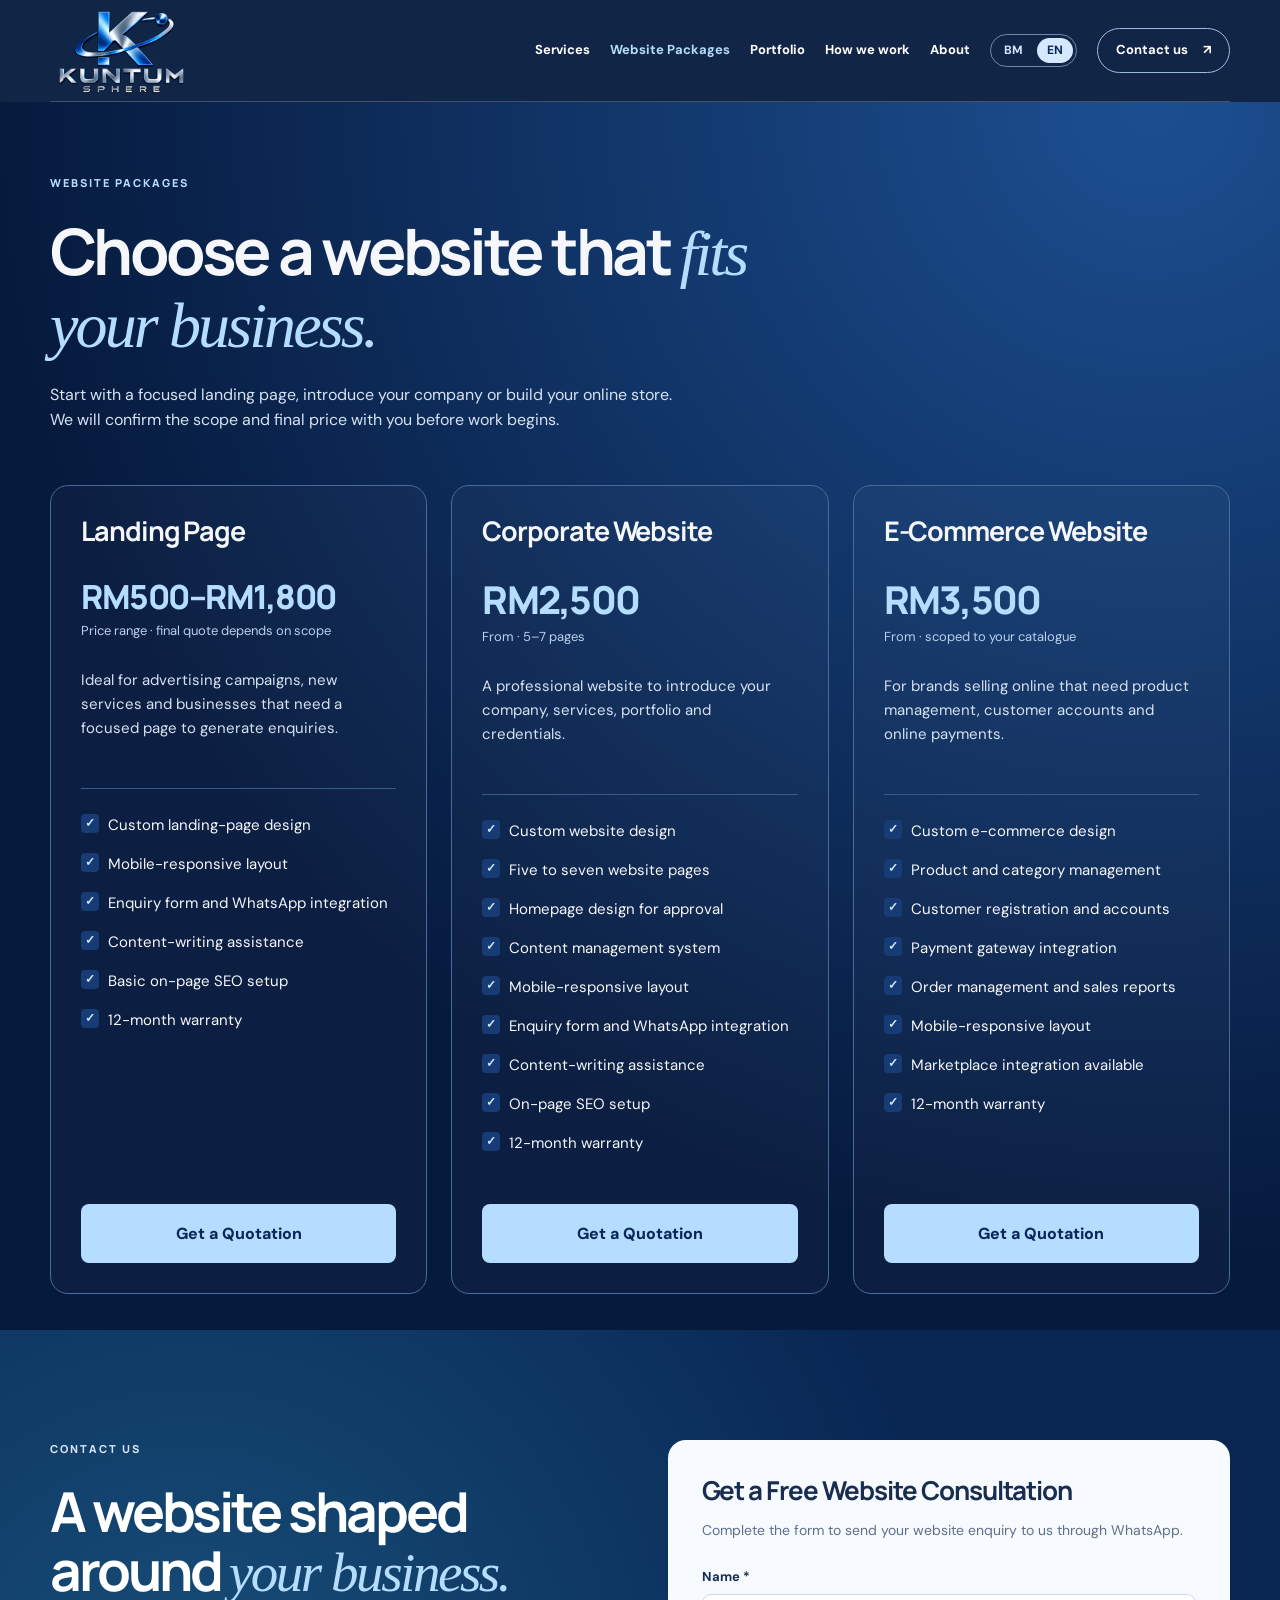
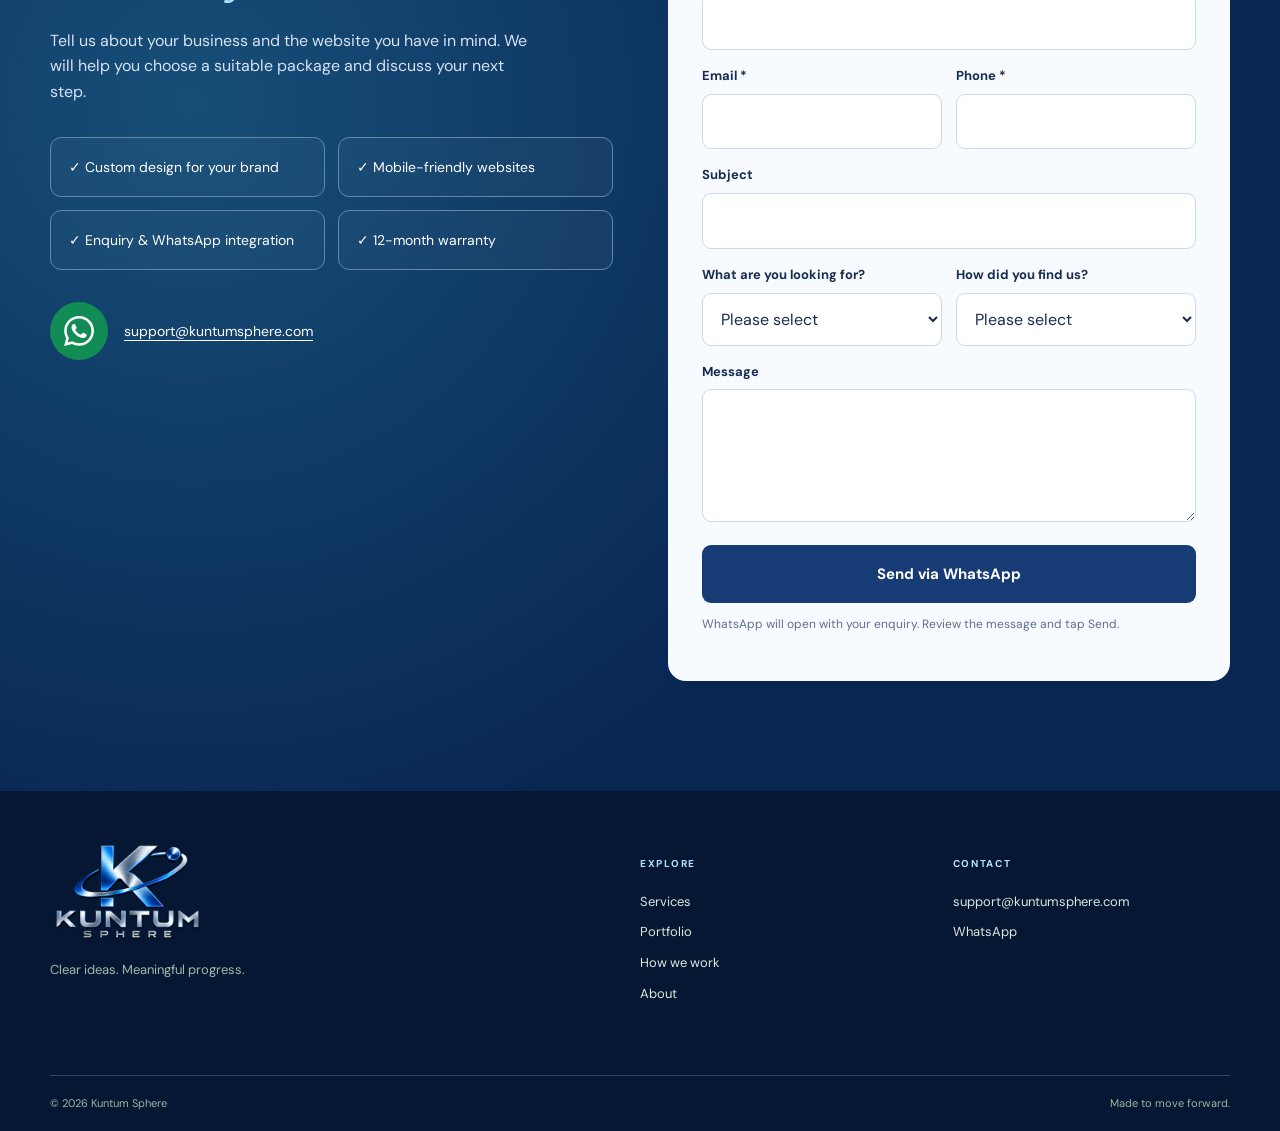
<file: packages/index.html>
<!doctype html><html lang="en"><head><meta charset="utf-8"><meta name="viewport" content="width=device-width, initial-scale=1"><meta name="theme-color" content="#061a3d"><meta name="description" content="Kuntum Sphere website packages: landing pages RM500–RM1,800, corporate websites from RM2,500 and e-commerce from RM3,500."><title>Website Packages | Kuntum Sphere</title><link rel="canonical" href="https://www.kuntumsphere.com/packages/"><link rel="alternate" hreflang="en" href="https://www.kuntumsphere.com/packages/"><link rel="alternate" hreflang="ms" href="https://www.kuntumsphere.com/packages/bm.html"><link rel="icon" href="../favicon.svg" type="image/svg+xml"><link rel="stylesheet" href="../styles.css"><link rel="stylesheet" href="../theme.css"><link rel="stylesheet" href="../bilingual.css"><link rel="stylesheet" href="packages.css"><link rel="stylesheet" href="../contact-form.css"></head><body><a class="skip-link" href="#utama">Skip to content</a><header class="site-header">
      <div class="container header-inner">
        <a class="brand" href="../index.html#atas" aria-label="Kuntum Sphere, back to top">
          <img class="logo-image" src="../kuntum-logo.png" alt="Kuntum Sphere" />
        </a>
        <button class="menu-toggle" type="button" aria-expanded="false" aria-controls="nav-utama" aria-label="Open menu">
          <span></span><span></span><span></span>
        </button>
        <nav class="nav" id="nav-utama" aria-label="Main navigation">
          <a href="../index.html#servis">Services</a>
          <a href="index.html" aria-current="page">Website Packages</a>
          <a href="../index.html#portfolio">Portfolio</a>
          <a href="../index.html#cara-kerja">How we work</a>
          <a href="../index.html#tentang">About</a>
          <div class="lang-switch" aria-label="Choose language"><a href="bm.html" lang="ms">BM</a><a href="index.html" lang="en" aria-current="page">EN</a></div>
          <a class="nav-cta" href="#hubungi">Contact us <span aria-hidden="true">↗</span></a>
        </nav>
      </div>
    </header><main id="utama" class="packages-page"><div class="container"><section class="packages-intro"><p class="section-kicker">WEBSITE PACKAGES</p><h1>Choose a website that <em>fits your business.</em></h1><p>Start with a focused landing page, introduce your company or build your online store. We will confirm the scope and final price with you before work begins.</p></section><section class="package-grid" aria-label="Website Packages"><article class="package-card"><h2>Landing Page</h2><p class="package-price package-range">RM500–RM1,800</p><p class="price-label">Price range · final quote depends on scope</p><p class="package-description">Ideal for advertising campaigns, new services and businesses that need a focused page to generate enquiries.</p><ul class="package-features"><li>Custom landing-page design</li><li>Mobile-responsive layout</li><li>Enquiry form and WhatsApp integration</li><li>Content-writing assistance</li><li>Basic on-page SEO setup</li><li>12-month warranty</li></ul><a class="quotation-button" href="https://wa.me/60168693308?text=Hi%20Kuntum%20Sphere%2C%20I%20would%20like%20a%20quotation%20for%20your%20Landing%20Page." target="_blank" rel="noopener noreferrer">Get a Quotation</a></article><article class="package-card"><h2>Corporate Website</h2><p class="package-price ">RM2,500</p><p class="price-label">From · 5–7 pages</p><p class="package-description">A professional website to introduce your company, services, portfolio and credentials.</p><ul class="package-features"><li>Custom website design</li><li>Five to seven website pages</li><li>Homepage design for approval</li><li>Content management system</li><li>Mobile-responsive layout</li><li>Enquiry form and WhatsApp integration</li><li>Content-writing assistance</li><li>On-page SEO setup</li><li>12-month warranty</li></ul><a class="quotation-button" href="https://wa.me/60168693308?text=Hi%20Kuntum%20Sphere%2C%20I%20would%20like%20a%20quotation%20for%20your%20Corporate%20Website." target="_blank" rel="noopener noreferrer">Get a Quotation</a></article><article class="package-card"><h2>E-Commerce Website</h2><p class="package-price ">RM3,500</p><p class="price-label">From · scoped to your catalogue</p><p class="package-description">For brands selling online that need product management, customer accounts and online payments.</p><ul class="package-features"><li>Custom e-commerce design</li><li>Product and category management</li><li>Customer registration and accounts</li><li>Payment gateway integration</li><li>Order management and sales reports</li><li>Mobile-responsive layout</li><li>Marketplace integration available</li><li>12-month warranty</li></ul><a class="quotation-button" href="https://wa.me/60168693308?text=Hi%20Kuntum%20Sphere%2C%20I%20would%20like%20a%20quotation%20for%20your%20E-Commerce%20Website." target="_blank" rel="noopener noreferrer">Get a Quotation</a></article></section></div><section class="contact consultation section-pad" id="hubungi"><div class="container contact-grid"><div><p class="section-kicker">CONTACT US</p><h2>A website shaped around <em>your business.</em></h2><p>Tell us about your business and the website you have in mind. We will help you choose a suitable package and discuss your next step.</p><div class="consultation-benefits"><span>✓ Custom design for your brand</span><span>✓ Mobile-friendly websites</span><span>✓ Enquiry & WhatsApp integration</span><span>✓ 12-month warranty</span></div><div class="consultation-links"><a class="whatsapp-logo-link" href="https://wa.me/60168693308" target="_blank" rel="noopener noreferrer" aria-label="Chat with Kuntum Sphere on WhatsApp"><img src="../assets/whatsapp.svg" alt="WhatsApp" width="30" height="30"></a><a href="mailto:support@kuntumsphere.com">support@kuntumsphere.com</a></div></div><div class="contact-card"><h3>Get a Free Website Consultation</h3><p>Complete the form to send your website enquiry to us through WhatsApp.</p><form class="website-enquiry"><div class="form-field"><label for="enquiry-name">Name *</label><input id="enquiry-name" name="name" type="text" required autocomplete="name" maxlength="80"></div><div class="form-row"><div class="form-field"><label for="enquiry-email">Email *</label><input id="enquiry-email" name="email" type="email" required autocomplete="email" maxlength="160"></div><div class="form-field"><label for="enquiry-phone">Phone *</label><input id="enquiry-phone" name="phone" type="tel" required autocomplete="tel" maxlength="80"></div></div><div class="form-field"><label for="enquiry-subject">Subject</label><input id="enquiry-subject" name="subject" type="text"  autocomplete="off" maxlength="160"></div><div class="form-row"><div class="form-field"><label for="enquiry-service">What are you looking for?</label><select id="enquiry-service" name="service"><option value="">Please select</option><option>Landing Page</option><option>Corporate Website</option><option>E-Commerce Website</option><option>Automation & workflows</option><option>Digital marketing</option><option>Other</option></select></div><div class="form-field"><label for="enquiry-source">How did you find us?</label><select id="enquiry-source" name="source"><option value="">Please select</option><option>Threads</option><option>Instagram</option><option>Facebook</option><option>Google</option><option>Referral</option><option>Other</option></select></div></div><div class="form-field"><label for="enquiry-message">Message</label><textarea id="enquiry-message" name="message" rows="4" maxlength="2000"></textarea></div><button class="form-submit" type="submit">Send via WhatsApp</button><p class="form-help">WhatsApp will open with your enquiry. Review the message and tap Send.</p><p class="form-status" role="status" aria-live="polite"></p></form></div></div></section></main><footer class="site-footer"><div class="container footer-grid"><div><a class="footer-brand" href="../index.html#atas"><img class="footer-logo" src="../kuntum-logo.png" alt="Kuntum Sphere" /></a><p>Clear ideas. Meaningful progress.</p></div><div><span class="footer-label">EXPLORE</span><a href="../index.html#servis">Services</a><a href="../index.html#portfolio">Portfolio</a><a href="../index.html#cara-kerja">How we work</a><a href="../index.html#tentang">About</a></div><div><span class="footer-label">CONTACT</span><a href="mailto:support@kuntumsphere.com">support@kuntumsphere.com</a><a href="https://wa.me/60168693308" target="_blank" rel="noopener noreferrer">WhatsApp</a></div></div><div class="container footer-bottom"><span>© <span id="year">2026</span> Kuntum Sphere</span><span>Made to move forward.</span></div></footer><script src="../script.js" defer></script></body></html>
</file>
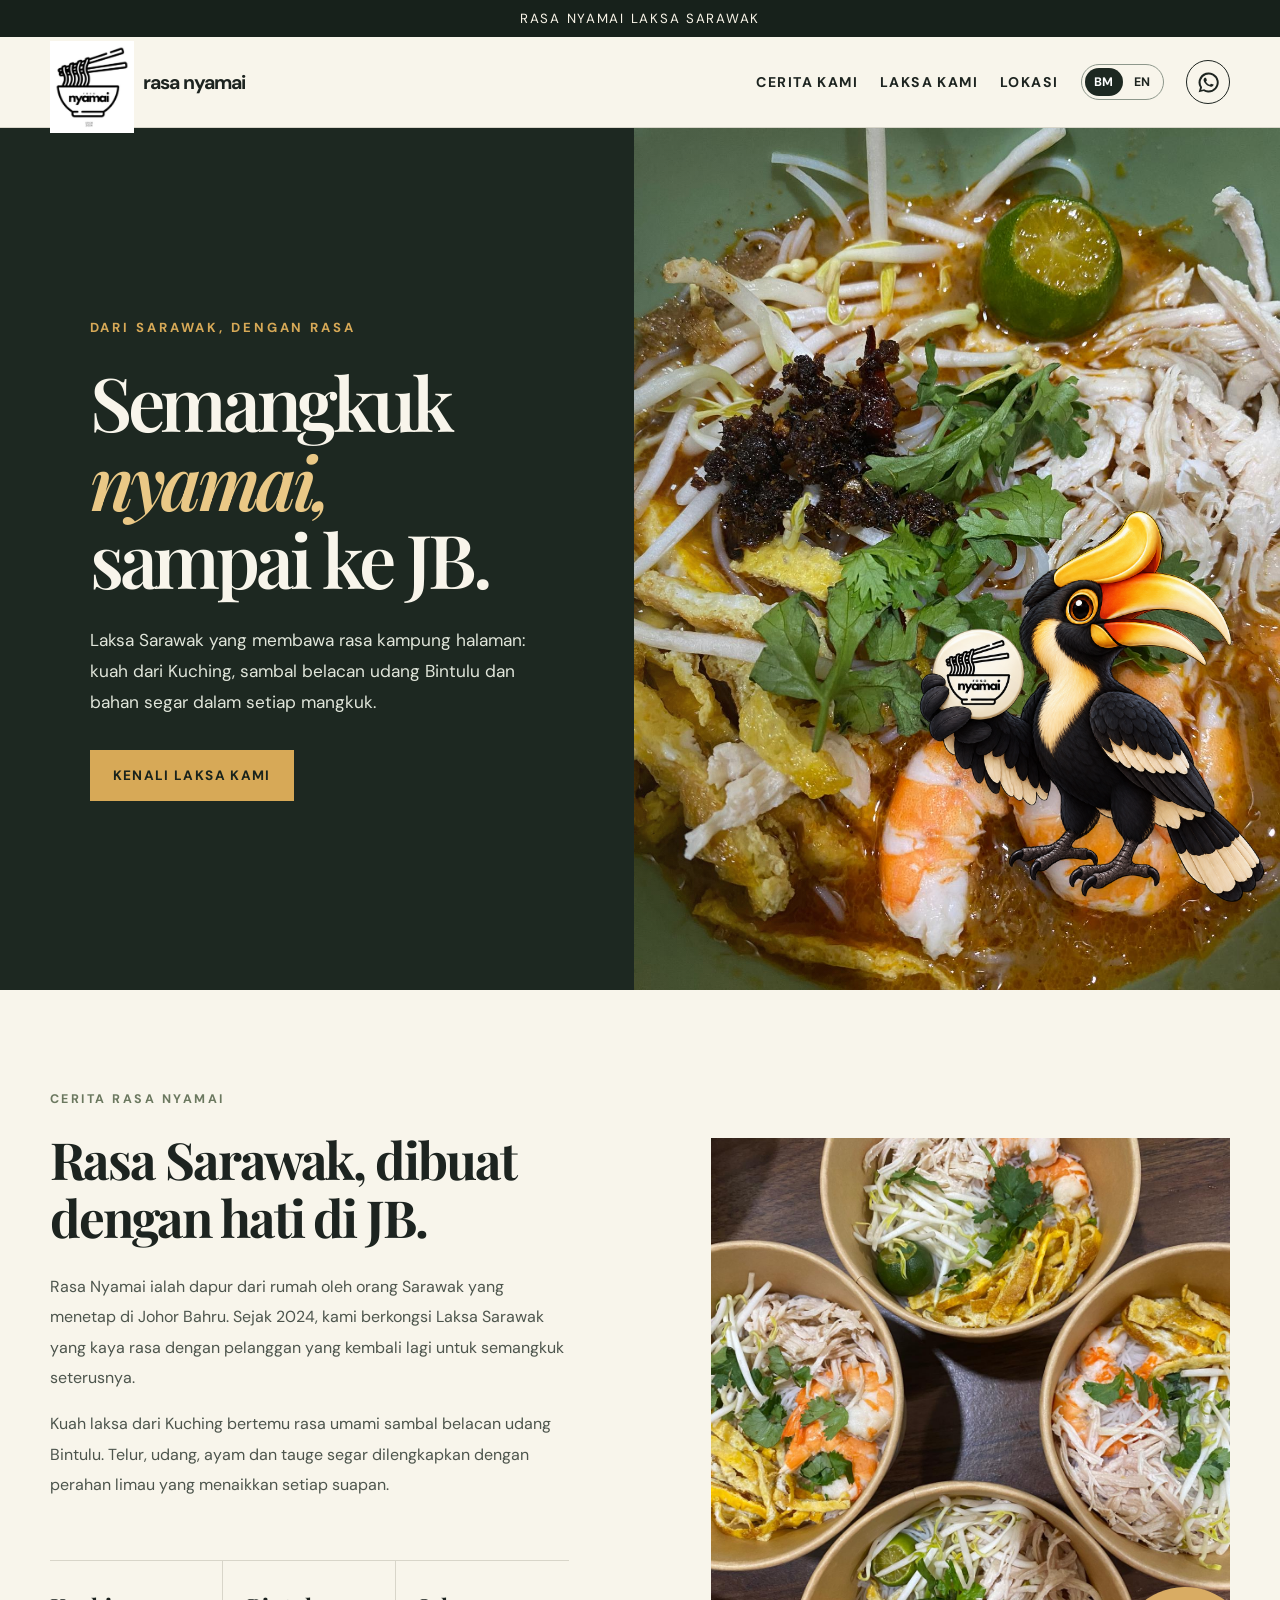
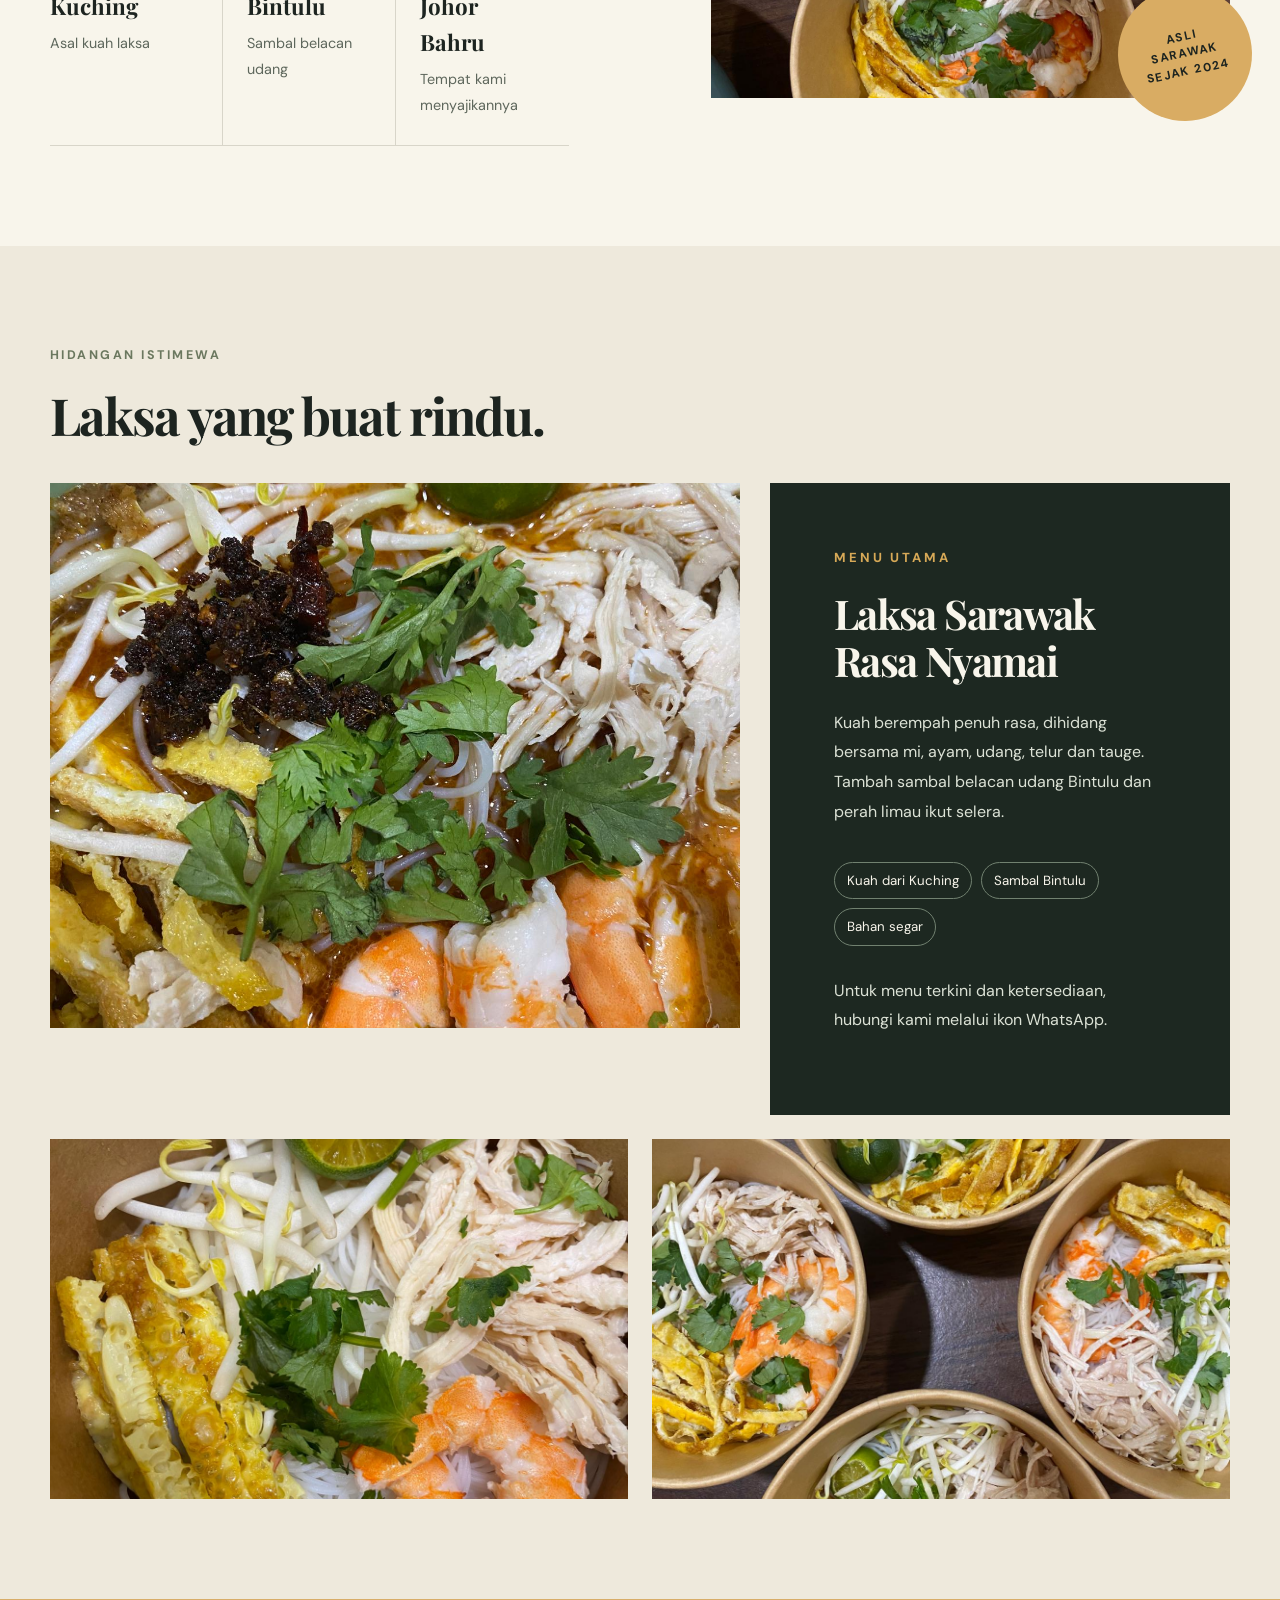
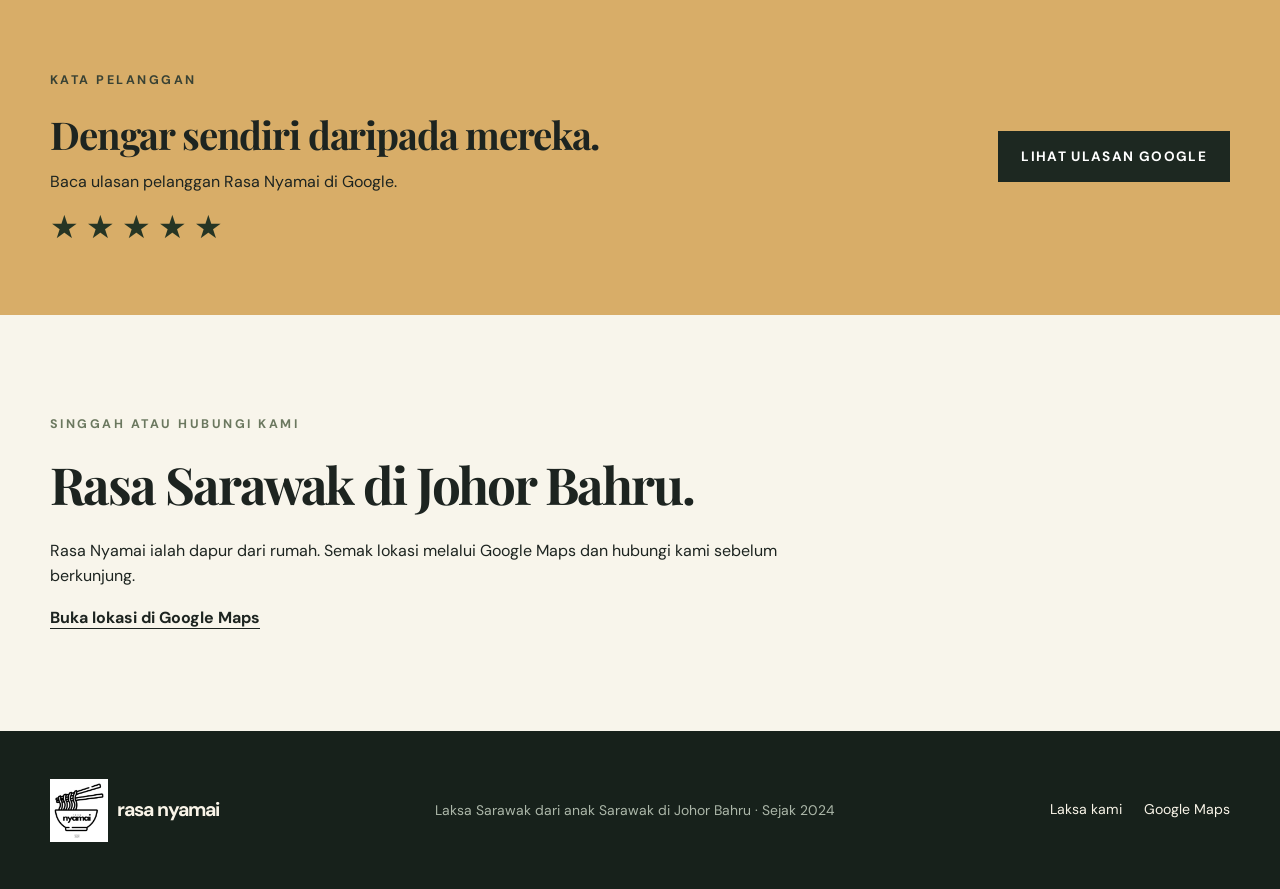
<file: rasanyamai/index.html>
<!doctype html>
<html lang="ms">
<head>
  <meta charset="utf-8">
  <meta name="viewport" content="width=device-width, initial-scale=1">
  <meta name="theme-color" content="#1d2420">
  <meta name="description" content="Rasa Nyamai menyajikan Laksa Sarawak asli daripada anak Sarawak di Johor Bahru. Kuah laksa dari Kuching, sambal belacan udang Bintulu dan bahan segar.">
  <title>Rasa Nyamai — Laksa Sarawak di Johor Bahru</title>
  <link rel="icon" type="image/svg+xml" href="data:image/svg+xml,%3Csvg%20xmlns='http://www.w3.org/2000/svg'%20viewBox='0%200%2064%2064'%3E%3Crect%20width='64'%20height='64'%20rx='13'%20fill='%231d2420'/%3E%3Cpath%20d='M12%2028h40c-1%2017-8%2025-20%2025S13%2045%2012%2028Z'%20fill='%23f4dfad'/%3E%3Cpath%20d='M25%2023c-5-7%205-9%201-16m12%2016c-5-7%205-9%201-16'%20fill='none'%20stroke='%23f4dfad'%20stroke-width='3'%20stroke-linecap='round'/%3E%3C/svg%3E">
  <style>
    @import url('https://fonts.googleapis.com/css2?family=DM+Sans:wght@400;500;600;700&family=Playfair+Display:wght@500;600;700&display=swap');
    :root{--ink:#1d2420;--cream:#f8f5eb;--gold:#d7a957;--leaf:#425a45;--line:#d8d5c9}*{box-sizing:border-box}html{scroll-behavior:smooth}body{margin:0;background:var(--cream);color:var(--ink);font:16px/1.6 'DM Sans',sans-serif}a{color:inherit;text-decoration:none}img{display:block;max-width:100%}button{font:inherit}h1,h2,h3,p{margin-top:0}.serif{font-family:'Playfair Display',Georgia,serif}.container{width:min(1180px,calc(100% - 40px));margin:auto}.top{background:#17211b;color:#f9f4e8;font-size:.83rem;letter-spacing:.13em;text-transform:uppercase;text-align:center;padding:8px 12px}.header{position:relative;z-index:5;background:var(--cream);border-bottom:1px solid var(--line)}.nav{min-height:90px;display:flex;align-items:center;justify-content:space-between;gap:24px}.brand{display:flex;align-items:center;gap:13px;font-weight:700;font-size:1.22rem;letter-spacing:-.05em}.brand-icon{width:53px;height:53px;border-radius:50%;background:#fff;border:1px solid var(--line);overflow:hidden;position:relative;flex:none}.brand-icon img{position:absolute;width:250%;max-width:none;left:50%;top:50%;transform:translate(-50%,-50%)}.navlinks{display:flex;align-items:center;gap:35px;font-size:.88rem;font-weight:700;text-transform:uppercase;letter-spacing:.1em}.navlinks a:hover,.text-link:hover{text-decoration:underline;text-underline-offset:5px}.wa-icon{width:44px;height:44px;border:1px solid var(--ink);border-radius:50%;display:grid;place-items:center;transition:.2s}.wa-icon:hover{background:var(--ink);color:#fff}.wa-icon svg{width:21px;height:21px;fill:currentColor}.hero{background:#1d2821;color:#f8f5eb;min-height:650px;display:grid;grid-template-columns:minmax(0,1fr) minmax(0,1.02fr)}.hero-copy{padding:clamp(65px,8vw,128px) clamp(24px,7vw,120px);display:flex;flex-direction:column;justify-content:center;max-width:720px;margin-left:auto}.eyebrow{color:var(--gold);font-size:.82rem;text-transform:uppercase;letter-spacing:.22em;font-weight:700;margin-bottom:25px}.hero h1{font-size:clamp(3.4rem,5.8vw,6.4rem);line-height:1.06;letter-spacing:-.055em;margin-bottom:26px;font-weight:600}.hero h1 em{font-style:italic;color:#eac886}.hero p{color:#e0e5da;max-width:530px;font-size:1.08rem;line-height:1.8;margin-bottom:32px}.hero-img{position:relative;min-height:530px;overflow:hidden}.hero-img img{width:100%;height:100%;object-fit:cover;object-position:center 55%}.hero-img:after{content:'';position:absolute;inset:0;background:linear-gradient(90deg,rgba(29,40,33,.17),transparent 35%)}.button{display:inline-flex;align-items:center;justify-content:center;min-height:51px;padding:12px 23px;background:var(--gold);color:#19231c;font-size:.85rem;letter-spacing:.1em;text-transform:uppercase;font-weight:700;width:max-content;transition:.2s}.button:hover{background:#f0c576;transform:translateY(-2px)}.section{padding:100px 0}.intro{display:grid;grid-template-columns:1fr 1fr;gap:12%;align-items:center}.small-label{font-size:.78rem;letter-spacing:.2em;text-transform:uppercase;color:#6b785f;font-weight:700;margin-bottom:20px}.intro h2,.menu h2,.visit h2{font-size:clamp(2.5rem,4vw,4.6rem);line-height:1.14;letter-spacing:-.04em;margin-bottom:25px}.intro p{max-width:530px;color:#4d554d;line-height:1.9}.origin{display:grid;grid-template-columns:repeat(3,1fr);gap:0;border-top:1px solid var(--line);border-bottom:1px solid var(--line);margin-top:60px}.origin div{padding:28px 24px;border-right:1px solid var(--line)}.origin div:first-child{padding-left:0}.origin div:last-child{border:0}.origin strong{font-family:'Playfair Display',Georgia,serif;font-size:1.4rem;display:block;margin-bottom:5px}.origin span{font-size:.9rem;color:#5e675c}.photo-story{position:relative}.photo-story img{width:100%;height:560px;object-fit:cover}.photo-story .stamp{position:absolute;right:-22px;bottom:-23px;background:#d9ac63;color:#1d2420;width:134px;height:134px;border-radius:50%;display:grid;place-items:center;text-align:center;font-size:.74rem;font-weight:700;text-transform:uppercase;letter-spacing:.13em;line-height:1.45;transform:rotate(-12deg)}.menu{background:#eee9dc}.section-head{display:flex;justify-content:space-between;align-items:end;gap:30px;margin-bottom:38px}.section-head h2{margin:0}.menu-layout{display:grid;grid-template-columns:1.2fr .8fr;gap:30px}.menu-photo{height:545px;width:100%;object-fit:cover}.menu-card{background:#1d2821;color:#f8f5eb;padding:clamp(30px,5vw,65px);display:flex;flex-direction:column;justify-content:center}.menu-card .eyebrow{margin-bottom:22px}.menu-card h3{font-size:clamp(2.2rem,3.2vw,3.7rem);line-height:1.15;letter-spacing:-.04em;margin-bottom:24px}.menu-card p{color:#dce2d6;line-height:1.85}.ingredient-list{display:flex;flex-wrap:wrap;gap:9px;margin:20px 0 30px}.ingredient-list span{border:1px solid #718170;border-radius:100px;padding:7px 12px;font-size:.83rem}.gallery{display:grid;grid-template-columns:1fr 1fr;gap:24px;padding-top:24px}.gallery img{width:100%;height:360px;object-fit:cover}.gallery img:first-child{object-position:center 45%}.review{background:#d8ad68;padding:72px 0}.review-inner{display:flex;align-items:center;justify-content:space-between;gap:35px}.review h2{font-size:clamp(2rem,3vw,3.6rem);line-height:1.2;letter-spacing:-.03em;margin:0}.review p{margin:12px 0 0}.review .button{background:#1d2821;color:white}.review .button:hover{background:#344b38}.visit{background:#f8f5eb}.visit-grid{display:grid;grid-template-columns:1fr 1fr;gap:12%;align-items:start}.info-block{border-top:1px solid var(--line);padding:20px 0;display:flex;justify-content:space-between;gap:20px}.info-block:last-child{border-bottom:1px solid var(--line)}.info-block span{color:#626b60}.info-block strong{text-align:right;font-weight:600}.text-link{font-weight:700;text-decoration:underline;text-underline-offset:5px}.footer{background:#17211b;color:#f9f4e8;padding:48px 0}.footer-in{display:flex;align-items:center;justify-content:space-between;gap:25px}.footer .brand-icon{width:45px;height:45px}.footer p{font-size:.87rem;color:#acb7a9;margin:0}.footer-links{display:flex;gap:22px;font-size:.88rem}.floating-wa{position:fixed;z-index:8;bottom:22px;right:22px;width:56px;height:56px;background:#263d2b;color:white;border-radius:50%;display:grid;place-items:center;box-shadow:0 8px 26px #0003}.floating-wa svg{width:27px;height:27px;fill:currentColor}.floating-wa:hover{background:#38663f}@media(max-width:850px){.nav{min-height:74px}.navlinks{gap:15px;font-size:.76rem}.hero{grid-template-columns:1fr}.hero-copy{margin:0;padding:70px 28px}.hero-img{min-height:420px;height:48vh}.intro,.menu-layout,.visit-grid{grid-template-columns:1fr;gap:40px}.photo-story img{height:460px}.review-inner{align-items:start;flex-direction:column}.section{padding:72px 0}}@media(max-width:600px){.container{width:min(100% - 32px,1180px)}.top{font-size:.68rem}.navlinks a:not(.wa-icon){display:none}.brand{font-size:1.12rem}.hero h1{font-size:3.45rem}.hero-img{min-height:340px;height:390px}.origin{grid-template-columns:1fr;margin-top:35px}.origin div,.origin div:first-child{padding:17px 0;border-right:0;border-bottom:1px solid var(--line)}.origin div:last-child{border-bottom:0}.photo-story img{height:390px}.photo-story .stamp{right:-5px;width:106px;height:106px;font-size:.63rem}.menu-photo{height:420px}.gallery{gap:12px;padding-top:12px}.gallery img{height:230px}.info-block{display:block}.info-block strong{display:block;text-align:left;margin-top:5px}.footer-in{align-items:start;flex-direction:column}.footer-links{flex-wrap:wrap}.floating-wa{bottom:15px;right:15px}}
  
/* Revised logo, mascot and language controls */
.brand-logo{width:84px;height:82px;display:grid;place-items:center;flex:none;overflow:visible}.brand-logo img{width:100%;height:100%;object-fit:contain;max-width:none}.brand{gap:9px}.footer .brand-logo{width:58px;height:62px}.language-switch{display:flex;align-items:center;border:1px solid #8d978b;border-radius:100px;padding:3px;gap:2px}.language-switch button{border:0;background:transparent;color:inherit;font:700 .77rem 'DM Sans',sans-serif;letter-spacing:.05em;border-radius:100px;padding:6px 9px;cursor:pointer}.language-switch button[aria-pressed="true"]{background:#1d2821;color:#fff}.navlinks{gap:22px}.floating-wa{width:125px;height:132px;background:none;box-shadow:none;border-radius:0;bottom:10px;right:10px;transition:transform .2s}.floating-wa img{width:100%;height:100%;object-fit:contain;filter:drop-shadow(0 7px 7px #0003)}.floating-wa:hover{background:none;transform:translateY(-5px)}.visit-grid{grid-template-columns:minmax(0,750px)}@media(max-width:600px){.brand-logo{width:61px;height:64px}.brand{font-size:1.04rem}.navlinks{gap:8px}.language-switch button{padding:5px 7px}.floating-wa{width:98px;height:105px;right:4px;bottom:4px}}

/* Larger Kenyalang and review stars */
.floating-wa{width:375px;height:396px;right:10px;bottom:0}.review-stars{font-size:2rem;letter-spacing:.22em;line-height:1;margin-top:16px;color:#263524}@media(max-width:850px){.floating-wa{width:min(294px,39vw);height:auto;aspect-ratio:1;right:2px;bottom:2px}}@media(max-width:600px){.floating-wa{width:min(294px,49vw);height:auto;aspect-ratio:1;right:0;bottom:0}.review-stars{font-size:1.6rem}}
.floating-wa{transition:transform .75s cubic-bezier(.2,.7,.2,1),opacity .45s ease}.floating-wa.is-gone{transform:translate(120%,-80%) rotate(-18deg);opacity:0;pointer-events:none}@media(prefers-reduced-motion:reduce){.floating-wa{transition:none}}
</style>
</head>
<body>
  <div class="top">Rasa Nyamai Laksa Sarawak</div>
  <header class="header"><nav class="nav container" aria-label="Navigasi utama"><a class="brand" href="#utama" aria-label="Rasa Nyamai, ke atas"><span class="brand-logo"><img src="assets/logo-centered.png" alt=""></span><span>rasa nyamai</span></a><div class="navlinks"><a href="#cerita" data-ms="Cerita kami" data-en="Our story">Cerita kami</a><a href="#menu" data-ms="Laksa kami" data-en="Our laksa">Laksa kami</a><a data-ms="Lokasi" data-en="Location" href="#lokasi">Lokasi</a><div class="language-switch" role="group" aria-label="Language / Bahasa"><button type="button" data-lang="ms" aria-pressed="true">BM</button><button type="button" data-lang="en" aria-pressed="false">EN</button></div><a class="wa-icon" href="https://wa.me/601111676791" target="_blank" rel="noopener noreferrer" aria-label="Hubungi Rasa Nyamai melalui WhatsApp"><svg viewbox="0 0 32 32" aria-hidden="true"><path d="M16 .8A15.1 15.1 0 0 0 3.1 23.7L1 31l7.5-2A15.2 15.2 0 1 0 16 .8Zm0 27.5a12 12 0 0 1-6.1-1.7l-.5-.3-4.4 1.1 1.2-4.3-.3-.5A12.3 12.3 0 1 1 16 28.3Zm6.8-9.2c-.4-.2-2.2-1.1-2.6-1.2-.3-.1-.6-.2-.8.2-.2.3-.9 1.1-1.1 1.3-.2.2-.4.2-.8 0-.4-.2-1.6-.6-3.1-1.9-1.1-1-1.9-2.3-2.1-2.7-.2-.4 0-.6.2-.8l.6-.7.4-.6c.1-.2 0-.5 0-.7l-1.2-2.8c-.3-.7-.6-.6-.8-.6h-.7c-.3 0-.7.1-1 .5-.3.4-1.3 1.3-1.3 3.1s1.3 3.5 1.5 3.8c.2.2 2.6 4 6.3 5.5 3.2 1.3 3.8 1 4.5.9.7-.1 2.2-.9 2.5-1.8.3-.9.3-1.6.2-1.8-.1-.2-.3-.3-.7-.5Z"></path></svg></a></div></nav></header>
  <main id="utama">
    <section class="hero"><div class="hero-copy"><span class="eyebrow" data-ms="Dari Sarawak, dengan rasa" data-en="From Sarawak, with flavour">Dari Sarawak, dengan rasa</span><h1 class="serif" data-ms="Semangkuk &lt;em&gt;nyamai,&lt;/em&gt; sampai ke JB." data-en="A bowl of &lt;em&gt;nyamai,&lt;/em&gt; right here in JB.">Semangkuk <em>nyamai,</em> sampai ke JB.</h1><p data-ms="Laksa Sarawak yang membawa rasa kampung halaman: kuah dari Kuching, sambal belacan udang Bintulu dan bahan segar dalam setiap mangkuk." data-en="Sarawak Laksa that tastes like home: laksa broth from Kuching, Bintulu prawn belacan sambal, and fresh ingredients in every bowl.">Laksa Sarawak yang membawa rasa kampung halaman: kuah dari Kuching, sambal belacan udang Bintulu dan bahan segar dalam setiap mangkuk.</p><a class="button" href="#menu" data-ms="Kenali laksa kami" data-en="Discover our laksa">Kenali laksa kami</a></div><div class="hero-img"><img src="assets/laksa-kuah.jpeg" alt="Laksa Sarawak Rasa Nyamai dengan kuah, udang, ayam, telur, tauge dan limau"></div></section>
    <section class="section" id="cerita"><div class="container intro"><div><div class="small-label" data-ms="Cerita rasa nyamai" data-en="The Rasa Nyamai story">Cerita rasa nyamai</div><h2 class="serif" data-ms="Rasa Sarawak, dibuat dengan hati di JB." data-en="Sarawak flavours, made with heart in JB.">Rasa Sarawak, dibuat dengan hati di JB.</h2><p data-ms="Rasa Nyamai ialah dapur dari rumah oleh orang Sarawak yang menetap di Johor Bahru. Sejak 2024, kami berkongsi Laksa Sarawak yang kaya rasa dengan pelanggan yang kembali lagi untuk semangkuk seterusnya." data-en="Rasa Nyamai is a home-based kitchen run by a Sarawakian living in Johor Bahru. Since 2024, we have shared richly flavoured Sarawak Laksa with customers who keep coming back for another bowl.">Rasa Nyamai ialah dapur dari rumah oleh orang Sarawak yang menetap di Johor Bahru. Sejak 2024, kami berkongsi Laksa Sarawak yang kaya rasa dengan pelanggan yang kembali lagi untuk semangkuk seterusnya.</p><p data-ms="Kuah laksa dari Kuching bertemu rasa umami sambal belacan udang Bintulu. Telur, udang, ayam dan tauge segar dilengkapkan dengan perahan limau yang menaikkan setiap suapan." data-en="Laksa broth from Kuching meets the umami of Bintulu prawn belacan sambal. Fresh egg, prawns, chicken and bean sprouts are finished with a squeeze of lime that lifts every mouthful.">Kuah laksa dari Kuching bertemu rasa umami sambal belacan udang Bintulu. Telur, udang, ayam dan tauge segar dilengkapkan dengan perahan limau yang menaikkan setiap suapan.</p><div class="origin"><div><strong>Kuching</strong><span data-ms="Asal kuah laksa" data-en="Home of the laksa broth">Asal kuah laksa</span></div><div><strong>Bintulu</strong><span data-ms="Sambal belacan udang" data-en="Prawn belacan sambal">Sambal belacan udang</span></div><div><strong>Johor Bahru</strong><span data-ms="Tempat kami menyajikannya" data-en="Where we serve it">Tempat kami menyajikannya</span></div></div></div><div class="photo-story"><img src="assets/laksa-bowls.jpeg" alt="Beberapa mangkuk Laksa Sarawak Rasa Nyamai disediakan segar"><span class="stamp" data-ms="Asli&lt;br&gt;Sarawak&lt;br&gt;sejak 2024" data-en="Authentic&lt;br&gt;Sarawak&lt;br&gt;since 2024">Asli<br>Sarawak<br>sejak 2024</span></div></div></section>
    <section class="section menu" id="menu"><div class="container"><div class="section-head"><div><div class="small-label" data-ms="Hidangan istimewa" data-en="Our signature dish">Hidangan istimewa</div><h2 class="serif" data-ms="Laksa yang buat rindu." data-en="Laksa worth coming back for.">Laksa yang buat rindu.</h2></div></div><div class="menu-layout"><img class="menu-photo" src="assets/laksa-kuah.jpeg" alt="Hidangan Laksa Sarawak berkuah Rasa Nyamai"><div class="menu-card"><div class="eyebrow" data-ms="Menu utama" data-en="The menu">Menu utama</div><h3 class="serif" data-ms="Laksa Sarawak&lt;br&gt;Rasa Nyamai" data-en="Rasa Nyamai&lt;br&gt;Sarawak Laksa">Laksa Sarawak<br>Rasa Nyamai</h3><p data-ms="Kuah berempah penuh rasa, dihidang bersama mi, ayam, udang, telur dan tauge. Tambah sambal belacan udang Bintulu dan perah limau ikut selera." data-en="A deeply flavoured spiced broth served with noodles, chicken, prawns, egg and bean sprouts. Add Bintulu prawn belacan sambal and squeeze in lime to taste.">Kuah berempah penuh rasa, dihidang bersama mi, ayam, udang, telur dan tauge. Tambah sambal belacan udang Bintulu dan perah limau ikut selera.</p><div class="ingredient-list"><span data-ms="Kuah dari Kuching" data-en="Kuching broth">Kuah dari Kuching</span><span data-ms="Sambal Bintulu" data-en="Bintulu sambal">Sambal Bintulu</span><span data-ms="Bahan segar" data-en="Fresh ingredients">Bahan segar</span></div><p data-ms="Untuk menu terkini dan ketersediaan, hubungi kami melalui ikon WhatsApp." data-en="For the latest menu and availability, tap the WhatsApp icon to reach us.">Untuk menu terkini dan ketersediaan, hubungi kami melalui ikon WhatsApp.</p></div></div><div class="gallery"><img src="assets/laksa-detail.jpeg" alt="Bahan segar untuk Laksa Sarawak: udang, telur, ayam, tauge dan limau"><img src="assets/laksa-bowls.jpeg" alt="Mangkuk Laksa Sarawak Rasa Nyamai yang siap disediakan"></div></div></section>
    <section class="review"><div class="container review-inner"><div><div class="small-label" style="color:#394234" data-ms="Kata pelanggan" data-en="From our customers">Kata pelanggan</div><h2 class="serif" data-ms="Dengar sendiri daripada mereka." data-en="Hear it from them.">Dengar sendiri daripada mereka.</h2><p data-ms="Baca ulasan pelanggan Rasa Nyamai di Google." data-en="Read Rasa Nyamai customer reviews on Google.">Baca ulasan pelanggan Rasa Nyamai di Google.</p><div class="review-stars" aria-hidden="true">★★★★★</div></div><a class="button" href="https://maps.app.goo.gl/VRLHzHqfPjnu3tNL6" target="_blank" rel="noopener noreferrer" data-ms="Lihat ulasan Google" data-en="Read Google reviews">Lihat ulasan Google</a></div></section>
    <section class="section visit" id="lokasi"><div class="container visit-grid"><div><div class="small-label" data-ms="Singgah atau hubungi kami" data-en="Find us">Singgah atau hubungi kami</div><h2 class="serif" data-ms="Rasa Sarawak di Johor Bahru." data-en="Sarawak flavours in Johor Bahru.">Rasa Sarawak di Johor Bahru.</h2><p data-ms="Rasa Nyamai ialah dapur dari rumah. Semak lokasi melalui Google Maps dan hubungi kami sebelum berkunjung." data-en="Rasa Nyamai is a home-based kitchen. Check our location on Google Maps and contact us before visiting.">Rasa Nyamai ialah dapur dari rumah. Semak lokasi melalui Google Maps dan hubungi kami sebelum berkunjung.</p><a class="text-link" href="https://maps.app.goo.gl/VRLHzHqfPjnu3tNL6" target="_blank" rel="noopener noreferrer" data-ms="Buka lokasi di Google Maps" data-en="Open in Google Maps">Buka lokasi di Google Maps</a></div></div></section>
  </main>
  <footer class="footer"><div class="container footer-in"><a class="brand" href="#utama"><span class="brand-logo"><img src="assets/logo-centered.png" alt=""></span><span>rasa nyamai</span></a><p data-ms="Laksa Sarawak dari anak Sarawak di Johor Bahru · Sejak 2024" data-en="Sarawak Laksa by a Sarawakian in Johor Bahru · Since 2024">Laksa Sarawak dari anak Sarawak di Johor Bahru · Sejak 2024</p><div class="footer-links"><a href="#menu" data-ms="Laksa kami" data-en="Our laksa">Laksa kami</a><a href="https://maps.app.goo.gl/VRLHzHqfPjnu3tNL6" target="_blank" rel="noopener noreferrer">Google Maps</a></div></div></footer>
  <a class="floating-wa" href="https://wa.me/601111676791" target="_blank" rel="noopener noreferrer" aria-label="Hubungi Rasa Nyamai melalui WhatsApp"><img src="assets/kenyalang-rasa-nyamai.png" alt="Kenyalang memegang logo Rasa Nyamai"></a>
<script>(function(){const buttons=[...document.querySelectorAll("[data-lang]")];function setLanguage(lang){document.documentElement.lang=lang;for(const el of document.querySelectorAll("[data-ms][data-en]")){el.innerHTML=el.getAttribute("data-"+lang)}for(const b of buttons)b.setAttribute("aria-pressed",String(b.dataset.lang===lang));document.title=lang==="en"?"Rasa Nyamai — Sarawak Laksa in Johor Bahru":"Rasa Nyamai — Laksa Sarawak di Johor Bahru";document.querySelector('meta[name="description"]').content=lang==="en"?"Authentic Sarawak Laksa by a Sarawakian in Johor Bahru. Kuching laksa broth, Bintulu prawn belacan sambal and fresh ingredients.":"Rasa Nyamai menyajikan Laksa Sarawak asli daripada anak Sarawak di Johor Bahru. Kuah laksa dari Kuching, sambal belacan udang Bintulu dan bahan segar.";try{localStorage.setItem("rasa-nyamai-lang",lang)}catch(e){}}buttons.forEach(b=>b.addEventListener("click",()=>setLanguage(b.dataset.lang)));let saved="ms";try{saved=localStorage.getItem("rasa-nyamai-lang")||"ms"}catch(e){}setLanguage(saved==="en"?"en":"ms")})();</script><script>(function(){const bird=document.querySelector(".floating-wa");if(!bird)return;let lastY=window.scrollY;let queued=false;function update(){const y=window.scrollY;const bottom=y+window.innerHeight>=document.documentElement.scrollHeight-24;if(y<lastY-2){bird.classList.remove("is-gone")}else if(bottom){bird.classList.add("is-gone")}lastY=y;queued=false}window.addEventListener("scroll",()=>{if(!queued){queued=true;requestAnimationFrame(update)}},{passive:true});window.addEventListener("resize",update);if(window.scrollY+window.innerHeight>=document.documentElement.scrollHeight-24)bird.classList.add("is-gone")})();</script></body>
</html>
</file>
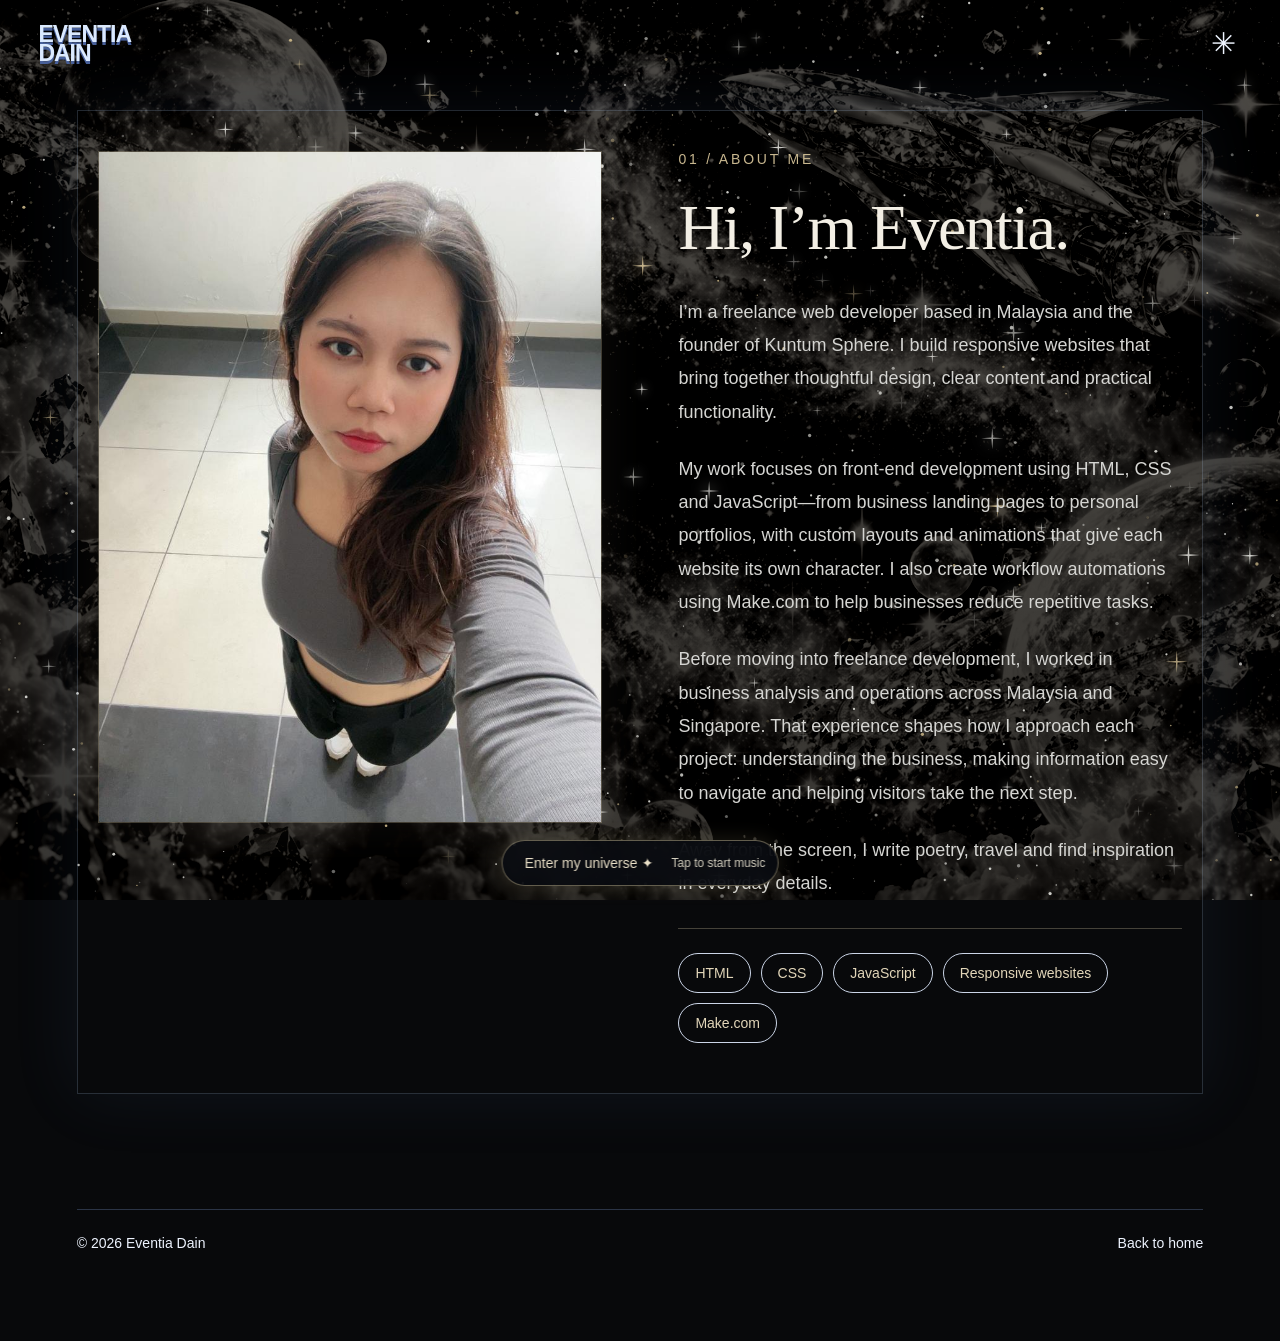
<file: eventia/about/index.html>
<!doctype html><html lang="en"><head><meta charset="utf-8"><meta name="viewport" content="width=device-width,initial-scale=1"><title>Eventia Dain | Personal Portfolio</title><style>
:root{--ink:#172f57;--blue:#2458e5;--paper:#f3f6fc;--line:#cbd5e7}*{box-sizing:border-box}html{scroll-behavior:smooth;scroll-padding-top:85px}body{margin:0;background:var(--paper);color:var(--ink);font-family:Arial,Helvetica,sans-serif;font-size:16px}a{color:inherit;text-decoration:none}button{font:inherit;cursor:pointer}nav{padding:22px 5%;display:flex;justify-content:space-between;align-items:center;border-bottom:1px solid var(--line);background:var(--paper);position:sticky;top:0;z-index:20}.logo{font-weight:800;letter-spacing:-1px;font-size:23px}.navlinks{display:flex;gap:28px;font-size:14px}.navlinks a:hover{color:var(--blue)}.hero{padding:45px 5% 65px;overflow:hidden}.eyebrow{text-transform:uppercase;letter-spacing:2px;font-size:13px;font-weight:700}.hero h1{font-size:clamp(66px,13.5vw,190px);font-weight:800;letter-spacing:-.07em;line-height:.94;margin:28px 0 0;position:relative;z-index:2}.hero h1 span{color:var(--blue)}.gallery{display:grid;grid-template-columns:1fr 1.2fr 1fr 1.2fr 1fr;gap:18px;align-items:center;margin:30px 0}.gallery figure{margin:0;transform:rotate(-5deg)}.gallery figure:nth-child(2){transform:rotate(5deg);padding-top:40px}.gallery figure:nth-child(3){transform:rotate(-3deg);padding-bottom:25px}.gallery figure:nth-child(4){transform:rotate(5deg);padding-top:35px}.gallery img{width:100%;height:260px;object-fit:cover;border:8px solid white;box-shadow:0 12px 26px #172f5720}.gallery figure:nth-child(4) img{object-position:center 30%}.hero-bottom{display:flex;justify-content:space-between;align-items:start;gap:30px;margin-top:45px}.hero-bottom p{max-width:580px;line-height:1.6;font-size:21px;margin:0}.pill{display:inline-block;border:1px solid var(--ink);border-radius:40px;padding:16px 24px;font-size:14px}.pill:hover{background:var(--ink);color:white}.ticker{background:var(--blue);color:white;padding:22px 0;overflow:hidden;white-space:nowrap;font-size:19px;letter-spacing:2px}.ticker div{animation:travel 25s linear infinite;width:max-content}@keyframes travel{to{transform:translateX(-50%)}}section{padding:90px 5%;border-bottom:1px solid var(--line)}.section-label{font-size:13px;text-transform:uppercase;letter-spacing:2px}.about{display:grid;grid-template-columns:.7fr 1.3fr;gap:60px}.about h2,.heading{font-size:clamp(38px,5.5vw,76px);line-height:1.05;letter-spacing:-3px;margin:22px 0 30px}.about p{font-size:20px;line-height:1.7;max-width:720px}.skills{display:flex;flex-wrap:wrap;gap:10px;margin-top:28px}.skills span{border:1px solid var(--line);border-radius:30px;padding:11px 16px;font-size:14px}.section-top{display:flex;justify-content:space-between;align-items:end;gap:30px}.section-top p{max-width:380px;line-height:1.7}.filters{display:flex;gap:10px;flex-wrap:wrap;margin:20px 0 35px}.filters button{border:1px solid var(--line);padding:12px 20px;border-radius:30px;background:transparent;color:var(--ink)}.filters button.active{background:var(--ink);color:white}.projects{display:grid;grid-template-columns:1fr 1fr;gap:28px}.project{border-top:1px solid var(--line);padding-top:18px}.project[hidden]{display:none}.project-visual{height:270px;padding:30px;display:flex;flex-direction:column;justify-content:center;overflow:hidden}.project-visual h3{font-size:44px;letter-spacing:-2px;margin:12px 0;line-height:1}.project-visual small{letter-spacing:2px;font-size:12px}.v1{background:#142b50;color:#e7f0ff}.v2{background:#f7d84d;color:#273d24}.v3{background:#dce8f7}.v4{background:#202a3c;color:#f4f6fb}.v1 .mini{border:1px solid #6381a3;padding:12px;border-radius:8px;max-width:270px;font-size:14px}.v3 .mini{background:white;padding:12px;max-width:300px;border-radius:7px;font-size:14px}.project-info{padding:20px 0}.project-info h3{margin:0 0 10px;font-size:23px}.project-info p{line-height:1.65;margin:0;max-width:530px}.meta{font-size:13px;letter-spacing:1px;text-transform:uppercase;margin-top:15px;color:#52678b}.pricing{background:#172f57;color:white}.pricing .section-label{color:#abc7ff}.pricing .heading{max-width:750px}.pricegrid{display:grid;grid-template-columns:repeat(3,1fr);gap:20px;margin:45px 0 20px}.pricecard{border:1px solid #6d809e;padding:32px 25px;display:flex;flex-direction:column}.pricecard h3{font-size:23px;margin:0 0 32px}.price{font-size:35px;letter-spacing:-1px;margin:0 0 25px}.price small{font-size:14px;display:block;letter-spacing:0;margin-bottom:8px;color:#b6c8e9}.pricecard p{color:#d3ddf0;line-height:1.7;flex:1}.pricecard .pill{border-color:#8da7cc;align-self:start}.pricecard .pill:hover{background:white;color:var(--ink)}.note{font-size:14px;color:#c0cde3;line-height:1.6}footer{padding:65px 5% 25px}.footer-title{font-size:clamp(38px,6vw,85px);letter-spacing:-3px;max-width:800px;margin:0 0 35px}.footer-bottom{border-top:1px solid var(--line);padding-top:25px;margin-top:55px;display:flex;justify-content:space-between;font-size:14px}.reveal{opacity:0;transform:translateY(20px);transition:.7s}.reveal.visible{opacity:1;transform:none}dialog{border:0;max-width:550px;width:90%;padding:35px;color:var(--ink);border-radius:12px}dialog::backdrop{background:#172f5799}dialog p{line-height:1.7}dialog button{padding:12px 20px;border:1px solid var(--line);background:var(--paper);border-radius:25px}.close{float:right} @media(max-width:700px){nav{padding:18px 5%}.navlinks{gap:14px;font-size:13px}.logo{font-size:19px}.hero{padding-top:35px}.gallery{gap:10px;grid-template-columns:repeat(3,1fr);margin-top:25px}.gallery figure:nth-child(n+4){display:none}.gallery img{height:200px;border-width:5px}.hero-bottom{flex-direction:column}.hero-bottom p{font-size:18px}.about{grid-template-columns:1fr;gap:10px}section{padding:60px 5%}.about h2,.heading{letter-spacing:-2px}.about p{font-size:18px}.section-top{display:block}.projects,.pricegrid{grid-template-columns:1fr}.project-visual{height:240px}.pricegrid{gap:15px}.footer-bottom{gap:20px;flex-direction:column}.hero h1{font-size:17vw}.ticker{font-size:16px}}@media(prefers-reduced-motion:reduce){html{scroll-behavior:auto}.ticker div{animation:none}.reveal{opacity:1;transform:none;transition:none}}
body{background:white;color:#050505}nav{background:transparent;border:0;position:fixed;width:100%;padding:25px 3%;pointer-events:none}nav a,nav button{pointer-events:auto}.logo{font-size:23px;font-weight:900;line-height:.8;text-transform:uppercase;color:#e4aeed;text-shadow:0 5px #775879;letter-spacing:-1px}.navlinks{display:none}.menu-toggle{border:0;background:transparent;color:inherit;font-size:30px;cursor:pointer}.site-menu{position:fixed;inset:0;background:#080808ed;color:white;z-index:40;display:flex;flex-direction:column;align-items:center;justify-content:center;gap:24px;font-size:clamp(25px,5vw,58px);font-weight:800}.site-menu[hidden]{display:none}.site-menu button{position:absolute;right:4%;top:25px;background:transparent;color:white;border:0;font-size:35px}.reveal{opacity:1;transform:none}section{border:0;padding:110px 6% 65px}.heading,.about h2{font-weight:900;letter-spacing:-2px;text-transform:uppercase}.about-page{min-height:100vh;background:linear-gradient(#06100865,#06100855),url('/eventia/assets/landscape.jpeg') center/cover fixed}.about{display:block;max-width:1150px;margin:auto;background:#000b;color:white;padding:55px 60px;backdrop-filter:blur(14px)}.about .section-label,.about h2{display:none}.about:before{content:'ABOUT ME';display:block;font-size:clamp(38px,5vw,62px);font-weight:900;margin-bottom:40px}.about p{max-width:none;line-height:1.85;font-size:20px}.about .skills{margin-bottom:10px}.projects-page{color:white;background:radial-gradient(ellipse at 25% 15%,#86423f99,transparent 45%),radial-gradient(ellipse at 80% 65%,#72466099,transparent 50%),#100b1d}.section-top{display:block;text-align:center;padding:40px 0 70px}.section-top .section-label{display:none}.section-top .heading{font-size:clamp(42px,7vw,95px);margin-bottom:30px}.section-top p{margin:auto;max-width:850px;font-size:20px}.section-top .heading br{display:none}.filters{justify-content:center;margin-bottom:50px}.filters button{color:white;border:0;border-radius:0;text-transform:uppercase;letter-spacing:2px;font-weight:800}.filters button.active{background:transparent;border-bottom:2px solid white}.projects{grid-template-columns:repeat(3,1fr);gap:25px}.project{background:#ffffff08;border:1px solid #ffffff30;padding:25px;backdrop-filter:blur(12px)}.project-visual{height:170px;padding:20px}.project-visual h3{font-size:32px}.project-info h3{text-transform:uppercase;font-weight:900}.project-info p{color:#ddd}.meta{color:#cfc2db}.pricing-page{background:radial-gradient(ellipse at 15% 25%,#cde4d9,transparent 55%),radial-gradient(ellipse at 90% 15%,#f1cbd8,transparent 55%),radial-gradient(ellipse at 70% 90%,#cee1dc,transparent 55%),#f5eeee;min-height:100vh}.pricing{background:transparent;color:black;padding:110px 3% 60px}.pricing .section-label{display:none}.pricing .heading{max-width:none;text-align:center;font-size:48px}.pricing .heading:before{content:'PRICING';display:block}.pricing .heading{font-size:0}.pricing .heading:before{font-size:48px}.pricegrid{gap:35px}.pricecard{background:#ffffff60;border:0;padding:55px 40px}.pricecard h3{text-transform:uppercase;font-weight:900;font-size:25px}.pricecard p{color:#444;min-height:100px}.price{font-weight:900;font-size:36px}.price small{color:#222}.pricecard .pill{border:0;border-radius:0;background:black;color:white;width:100%;text-align:center;font-weight:800;text-transform:uppercase;letter-spacing:1px;padding:20px 12px}.pricecard .pill:hover{background:#333;color:white}.note{color:#333;text-align:center}.pricing-intro{text-align:center;max-width:800px;margin:25px auto 50px;font-size:19px;line-height:1.7}.footer-bottom{margin-top:15px}footer{padding:35px 6%;color:inherit}.footer-title{display:none}footer>.section-label,footer>.pill{display:none}dialog{color:#111}.home{height:100svh;min-height:450px;background:white;position:relative;overflow:hidden;display:flex;align-items:center;justify-content:center}.name-line{display:flex;align-items:center;justify-content:center;gap:35px;width:90%;font-size:clamp(50px,8.5vw,135px);font-weight:900;letter-spacing:-.065em;line-height:1}.name-line img{width:14vw;max-width:190px;height:9vw;max-height:125px;object-fit:cover;object-position:center 31%;filter:grayscale(1);transition:opacity .25s,transform .4s;cursor:pointer}.name-line img:hover{transform:scale(1.08)}.corner{position:absolute;font-size:15px;font-weight:900;letter-spacing:1.6px;text-transform:uppercase;transition:transform .25s}.corner:hover{transform:rotate(-5deg) scale(1.05)}.tl{top:30px;left:35px}.tr{top:30px;right:35px}.bl{bottom:35px;left:35px}.br{bottom:35px;right:35px}.corner:nth-of-type(odd){transform:rotate(-3deg)}.home-hint{position:absolute;bottom:20%;text-align:center;font-size:13px;color:#666;opacity:0;transition:opacity .3s}.home:has(.name-line img:hover) .home-hint{opacity:1}@media(max-width:800px){.projects{grid-template-columns:1fr 1fr}.pricegrid{grid-template-columns:1fr}.about{padding:35px 25px}.name-line{gap:18px;font-size:10vw}.name-line img{width:18vw;height:13vw}.corner{font-size:12px;letter-spacing:1px}.tl,.bl{left:22px}.tr,.br{right:22px}.about-page section{padding:85px 5% 40px}}@media(max-width:500px){.projects{grid-template-columns:1fr}.name-line{gap:12px;font-size:10.5vw}.pricecard{padding:35px 25px}.about p{font-size:18px}}body{background:#080b20;color:#eef4ff}.home{background:transparent;height:auto;min-height:100svh;display:block;padding:105px 5% 80px;overflow:hidden}.cosmos{position:fixed;inset:0;z-index:-1;pointer-events:none;background:radial-gradient(ellipse at 20% 20%,#54448070,transparent 55%),radial-gradient(ellipse at 85% 65%,#09578570,transparent 55%),#070b1c}.cosmos canvas{width:100%;height:100%;display:block}.space-hero h1{font-size:clamp(65px,13.5vw,190px);font-weight:900;letter-spacing:-.075em;line-height:1;margin:20px 0 45px;color:#e1e8f3;text-shadow:0 0 40px #80b7ff30}.space-hero h1 span{background:linear-gradient(120deg,#f2f7ff,#71baff,#e1c9ff,#f2f7ff);background-size:250%;background-clip:text;-webkit-background-clip:text;color:transparent;animation:shine 7s ease infinite}.space-hero .gallery{margin:30px 0 0;position:relative;z-index:2}.gallery figure{animation:float 6s ease-in-out infinite;--rot:-5deg}.gallery figure:nth-child(2){--rot:5deg;animation-delay:-2s}.gallery figure:nth-child(3){--rot:-3deg;animation-delay:-4s}.gallery figure:nth-child(4){--rot:5deg;animation-delay:-1s}.gallery figure:nth-child(5){animation-delay:-3s}.gallery img{border:6px solid #dce7f5;box-shadow:0 0 25px #9fcaff40,0 20px 45px #0009;transition:transform .35s,box-shadow .35s}.gallery figure:hover img{transform:translateY(-12px) scale(1.04);box-shadow:0 0 45px #b8daff80}.corner{z-index:10;color:#f4f7ff}.space-footer{display:flex;align-items:center;justify-content:space-between;margin-top:50px;gap:25px}.space-footer p{line-height:1.6;max-width:600px;font-size:18px;color:#c1cee6}.space-footer a{border-color:#9db9e6;color:white;background:#ffffff08;backdrop-filter:blur(10px)}.eyebrow{color:#a8c6ee}.logo{color:#dbeaff;text-shadow:0 3px #48609a}.about-page{background:transparent}.about{background:#080f25b5;border:1px solid #b5d4ff30;box-shadow:0 0 65px #648cce18}.projects-page{background:transparent}.project{background:#12223d60;border-color:#b4d8ff30;box-shadow:0 0 30px #75adff10}.pricing-page{background:transparent}.pricing{color:#eef4ff}.pricecard{background:#101e38b5;border:1px solid #a6caff50;box-shadow:0 0 35px #a2baff15;backdrop-filter:blur(15px)}.pricecard p,.price small,.note{color:#bccbe5}.pricecard .pill{background:linear-gradient(120deg,#c9dcff,#b8bded);color:#102040}.pricecard .pill:hover{background:white;color:#102040}.footer-bottom{border-color:#94b9f640}dialog{background:#111f39;color:white;border:1px solid #abcaff}dialog button{background:#1c3150;color:white}@keyframes float{0%,100%{transform:translateY(0) rotate(var(--rot))}50%{transform:translateY(-14px) rotate(calc(var(--rot) + 2deg))}}@keyframes shine{0%,100%{background-position:0%}50%{background-position:100%}}@media(max-width:700px){.space-hero h1{font-size:16vw;margin-bottom:30px}.home{padding:95px 5% 75px}.space-footer{flex-direction:column;align-items:start}.gallery{grid-template-columns:repeat(5,1fr);gap:8px}.gallery figure:nth-child(n){display:block;padding:0}.gallery img{height:170px;border-width:3px}.space-footer p{font-size:16px}}@media(max-width:450px){.gallery{grid-template-columns:repeat(3,1fr);row-gap:20px}.gallery figure:nth-child(n+4){width:100%;transform:none}.gallery img{height:170px}.space-hero h1{font-size:16vw}}@media(prefers-reduced-motion:reduce){.gallery figure,.space-hero h1 span{animation:none}.gallery figure{transform:rotate(var(--rot))}}.cosmos{background:radial-gradient(ellipse at 15% 20%,#7e1fb680,transparent 50%),radial-gradient(ellipse at 85% 65%,#116bdc75,transparent 50%),radial-gradient(ellipse at 55% 85%,#eb388a40,transparent 50%),#040718}.cosmos:before{content:'';position:absolute;inset:-15%;background:conic-gradient(from 40deg at 50% 50%,transparent,#5077ff18,transparent,#ff79dd20,transparent);filter:blur(35px);animation:nebula 35s linear infinite}.cosmos canvas{position:relative}.corner{font-family:Arial,Helvetica,sans-serif;font-style:italic;font-weight:900;color:#ff8cd7;font-size:17px;letter-spacing:2.2px;padding:11px 18px;border:1px solid #ff74d340;background:#160d3450;backdrop-filter:blur(10px);box-shadow:inset 0 0 16px #fc68cf15,0 0 18px #fc68cf20;text-shadow:0 0 8px #ff79cf90,0 0 22px #ff65c975;clip-path:polygon(8% 0,100% 0,100% 75%,92% 100%,0 100%,0 25%);transition:.3s}.corner:hover{color:#ffe0f5;background:#fd7bc82a;box-shadow:0 0 35px #ff70d780;text-shadow:0 0 15px #ff70d7;transform:translateY(-3px)}.space-hero h1{filter:drop-shadow(0 0 25px #add5ff40)}.space-hero h1 span{background-image:linear-gradient(110deg,#fff,#95d5ff,#f6abec,#fff);animation:shine 4s ease infinite}.gallery img{animation:monochrome 5s ease-in-out infinite;border-color:#e3e7ff;box-shadow:0 0 8px #fff8,0 0 28px #ca98ff60,0 0 65px #599aff30}.gallery figure:nth-child(2) img{animation-delay:-1s}.gallery figure:nth-child(3) img{animation-delay:-2s}.gallery figure:nth-child(4) img{animation-delay:-3s}.gallery figure:nth-child(5) img{animation-delay:-4s}.gallery figure{position:relative}.gallery figure:after{content:'';position:absolute;inset:0;background:linear-gradient(115deg,transparent 25%,#ffffff60 47%,transparent 62%);background-size:300% 100%;animation:photo-shimmer 7s ease-in-out infinite;pointer-events:none}.space-footer .pill{border-color:#e7b6ff;color:#f5d9ff;box-shadow:0 0 25px #d287ff30}.eyebrow{color:#f4b9ed;text-shadow:0 0 14px #ff89cf60}.pricecard,.project{box-shadow:0 0 30px #c5a4ff25,inset 0 0 35px #508cff10}@keyframes monochrome{0%,20%,100%{filter:grayscale(1) brightness(1.08)}45%,65%{filter:grayscale(0) brightness(1)}}@keyframes photo-shimmer{0%,65%{background-position:130% 0}100%{background-position:-30% 0}}@keyframes nebula{to{transform:rotate(360deg)}}@media(max-width:700px){.corner{font-size:12px;padding:8px 11px;letter-spacing:1px}}@media(prefers-reduced-motion:reduce){.gallery img,.gallery figure:after,.cosmos:before{animation:none}.gallery img{filter:grayscale(1)}}.cosmos{background:linear-gradient(180deg,#170c3420,#160d3435),url('/eventia/assets/diamond-universe.webp') center/cover no-repeat}.cosmos:before{opacity:.25}.space-hero h1{color:#fff;text-shadow:0 2px 25px #220e55cc,0 0 45px #ffdbfa55}.eyebrow{display:inline-block;background:#29124980;padding:9px 14px;border:1px solid #efd4ff55;backdrop-filter:blur(8px)}.space-footer p{color:#fff;background:#25144380;padding:15px 20px;backdrop-filter:blur(12px);border:1px solid #ffdbfa35;border-radius:12px}.corner{background:#30124c8c;color:#ffb2e5;text-shadow:0 0 10px #ff5cce}.pricecard,.project,.about{background:#1c123bba;backdrop-filter:blur(18px)}.pricing-intro,.section-top p{color:white;text-shadow:0 1px 10px #1b123c}.note{color:#f3e4ff;background:#1c123b99;padding:14px}.space-footer .pill{background:#32134bb0;box-shadow:0 0 28px #ffc5ef55}.cosmos{background:#000;filter:none}.cosmos:before{inset:0;background:linear-gradient(#0003,#0005),url('/eventia/assets/diamond-universe.webp') center/cover no-repeat;filter:grayscale(1) brightness(.58) contrast(1.2);opacity:1;animation:none}.cosmos canvas{filter:saturate(.15)}.about,.pricecard,.project{background:#070a13c9}.space-footer p{background:#060910b0}.eyebrow{background:#080b13a0;color:#d9e5f6}.space-hero h1 span{background-image:linear-gradient(110deg,#fff,#b4c9e5,#e5eaf1,#fff)}.cosmos:before{filter:grayscale(.95) sepia(.22) saturate(.65) brightness(.42) contrast(1.4)}.cosmos canvas{filter:none}.gallery img{border-color:#d5d2c8;box-shadow:0 0 10px #e5dfcf70,0 0 28px #c9b47c35}.space-hero h1 span{background-image:linear-gradient(110deg,#f7f5ed,#b9b8b1,#e8dfc7,#f7f5ed)}.music-controls{position:fixed;bottom:14px;left:50%;transform:translateX(-50%);z-index:30;display:flex;gap:8px;align-items:center;background:#080a10dd;border:1px solid #d6c79d70;padding:8px 12px;border-radius:30px;backdrop-filter:blur(12px);box-shadow:0 0 20px #d5bf8d25;max-width:90vw}.music-controls button{border:0;background:transparent;color:#e9dfc7;font-size:14px;padding:6px 10px;white-space:nowrap}.music-controls button:hover{color:white}.music-controls button[hidden]{display:none}.music-status{font-size:12px;color:#d4cfbf;max-width:180px;overflow:hidden;text-overflow:ellipsis;white-space:nowrap}.home{padding-bottom:110px}footer{padding-bottom:90px}@media(max-width:600px){.music-status{display:none}.music-controls{bottom:10px}.home .bl,.home .br{bottom:70px}}</style><style>.about-page{background:#08090b;}.about{display:grid;grid-template-columns:minmax(0,1fr) minmax(0,1fr);gap:clamp(32px,6vw,90px);max-width:1350px;padding:40px 20px;background:transparent;backdrop-filter:none;align-items:start}.about:before{display:none}.about-portrait{position:relative}.about-portrait img{display:block;width:100%;height:auto;aspect-ratio:3/4;object-fit:cover;object-position:center;border:1px solid #c0b39755;box-shadow:0 0 45px #d5c6a011}.about .section-label{display:block;color:#c8b78f;letter-spacing:.2em;font-size:14px;margin:0 0 25px}.about h1{font-family:Georgia,'Times New Roman',serif;font-weight:400;font-size:clamp(42px,5vw,72px);line-height:1.12;letter-spacing:-.025em;color:#f3efe5;margin:0 0 32px}.about p{font-size:18px;line-height:1.85;color:#d5d5d2;margin:0 0 24px}.about .skills{border-top:1px solid #c0b39755;padding-top:24px;gap:10px}.about .skills span{font-size:14px;color:#e2d6b9}@media(max-width:760px){.about{grid-template-columns:1fr;padding:20px 0;gap:35px}.about-portrait{max-width:480px;width:100%;margin:auto}.about h1{font-size:46px}.about p{font-size:17px}section{padding-left:6%;padding-right:6%}}</style></head><body class="about-page"><div class="cosmos" aria-hidden="true"><canvas id="stars"></canvas></div><nav><a class="logo" href="/eventia/">EVENTIA<br>DAIN</a><button class="menu-toggle" aria-label="Open menu">✳</button></nav><div class="site-menu" hidden><button aria-label="Close menu">×</button><a href="/eventia/">Home</a><a href="/eventia/about/">About me</a><a href="/eventia/past-projects/">Past projects</a><a href="/eventia/pricing/">Pricing</a><a href="https://wa.me/60168693308">Contact</a></div><section><section class="about reveal" id="about"><div class="about-portrait"><img src="/eventia/assets/eventia-about.jpeg" alt="Eventia Dain" width="810" height="1080"></div><div class="about-copy"><div class="section-label">01 / ABOUT ME</div><h1>Hi, I’m Eventia.</h1><p>I’m a freelance web developer based in Malaysia and the founder of Kuntum Sphere. I build responsive websites that bring together thoughtful design, clear content and practical functionality.</p><p>My work focuses on front-end development using HTML, CSS and JavaScript—from business landing pages to personal portfolios, with custom layouts and animations that give each website its own character. I also create workflow automations using Make.com to help businesses reduce repetitive tasks.</p><p>Before moving into freelance development, I worked in business analysis and operations across Malaysia and Singapore. That experience shapes how I approach each project: understanding the business, making information easy to navigate and helping visitors take the next step.</p><p>Away from the screen, I write poetry, travel and find inspiration in everyday details.</p><div class="skills"><span>HTML</span><span>CSS</span><span>JavaScript</span><span>Responsive websites</span><span>Make.com</span></div></div></section></section><footer><div class="footer-bottom"><span>© 2026 Eventia Dain</span><a href="/eventia/">Back to home</a></div></footer><audio id="background-music" src="/eventia/assets/time-is-a-limited-allowance.mp3" preload="auto" autoplay loop></audio><div class="music-controls" aria-label="Background music"><button id="music-start">Enter my universe ✦</button><span class="music-status" aria-live="polite"></span><button id="music-pause" hidden>Pause</button><button id="music-mute" hidden aria-pressed="false">Mute</button></div><script>document.querySelector('.menu-toggle')?.addEventListener('click',()=>document.querySelector('.site-menu').hidden=false);document.querySelector('.site-menu button')?.addEventListener('click',()=>document.querySelector('.site-menu').hidden=true);(()=>{const c=document.getElementById('stars'),ctx=c.getContext('2d'),reduce=matchMedia('(prefers-reduced-motion: reduce)').matches;let w,h,stars=[],mouse={x:0,y:0},trails=[],meteors=[],lastMeteor=0;function resize(){w=innerWidth;h=innerHeight;const d=Math.min(devicePixelRatio||1,2);c.width=w*d;c.height=h*d;ctx.setTransform(d,0,0,d,0,0);stars=Array.from({length:Math.min(650,Math.round(w*h/1700))},()=>({x:Math.random()*w,y:Math.random()*h,r:Math.random()*1.6+.3,p:Math.random()*6.28,s:Math.random()*.5+.2,pink:Math.random()>.75}))}function sparkle(x,y,r,a,pink){ctx.globalAlpha=a;ctx.fillStyle=pink?'#dbc79b':'#e2e1dc';ctx.shadowColor=pink?'#bfa26a':'#dedbd0';ctx.shadowBlur=r*5;ctx.beginPath();ctx.moveTo(x,y-r*4);ctx.lineTo(x+r*.3,y-r*.3);ctx.lineTo(x+r*4,y);ctx.lineTo(x+r*.3,y+r*.3);ctx.lineTo(x,y+r*4);ctx.lineTo(x-r*.3,y+r*.3);ctx.lineTo(x-r*4,y);ctx.lineTo(x-r*.3,y-r*.3);ctx.closePath();ctx.fill();ctx.shadowBlur=0}function draw(t){ctx.clearRect(0,0,w,h);stars.forEach((s,i)=>{let a=reduce?.7:.18+.75*(Math.sin(t*.001*s.s+s.p)+1)/2;let x=s.x+(reduce?0:mouse.x*(i%3+1)*.014),y=s.y+(reduce?0:mouse.y*(i%3+1)*.014);if(i%7===0)sparkle(x,y,s.r+1,a,s.pink);else{ctx.globalAlpha=a;ctx.fillStyle=s.pink?'#cbb889':'#dbdbd6';ctx.beginPath();ctx.arc(x,y,s.r,0,Math.PI*2);ctx.fill()}});if(!reduce){if(t-lastMeteor>2300){meteors.push({x:Math.random()*w,y:Math.random()*h*.5,t});lastMeteor=t}meteors=meteors.filter(m=>t-m.t<1300);meteors.forEach(m=>{const age=t-m.t,x=m.x+age*.32,y=m.y+age*.15;ctx.globalAlpha=Math.sin(age/1300*Math.PI)*.8;const g=ctx.createLinearGradient(x-130,y-60,x,y);g.addColorStop(0,'#bce8ff00');g.addColorStop(1,'#e8dec2');ctx.strokeStyle=g;ctx.lineWidth=1.7;ctx.beginPath();ctx.moveTo(x-130,y-60);ctx.lineTo(x,y);ctx.stroke();sparkle(x,y,1.5,ctx.globalAlpha,false)});trails=trails.filter(s=>t-s.t<1100);trails.forEach(s=>sparkle(s.x,s.y+(t-s.t)*.025,s.r,(1-(t-s.t)/1100)*.8,true));requestAnimationFrame(draw)}ctx.globalAlpha=1}resize();addEventListener('resize',()=>{resize();if(reduce)draw(0)});let last=0;addEventListener('pointermove',e=>{mouse.x=e.clientX-w/2;mouse.y=e.clientY-h/2;if(performance.now()-last>35){trails.push({x:e.clientX,y:e.clientY,t:performance.now(),r:Math.random()*1.7+1});last=performance.now()}});draw(0)})();(()=>{const audio=document.getElementById('background-music'),start=document.getElementById('music-start'),pause=document.getElementById('music-pause'),mute=document.getElementById('music-mute'),status=document.querySelector('.music-status');audio.volume=.35;audio.muted=sessionStorage.getItem('eventia-muted')==='true';mute.textContent=audio.muted?'Unmute':'Mute';mute.setAttribute('aria-pressed',String(audio.muted));audio.addEventListener('loadedmetadata',()=>{const t=Number(sessionStorage.getItem('eventia-song-time'))||0;if(t<audio.duration)audio.currentTime=t});async function play(){try{await audio.play();start.hidden=true;pause.hidden=false;mute.hidden=false;pause.textContent='Pause';status.textContent='Dream Relic · Time Is a Limited Allowance'}catch(e){status.textContent='Tap to start music';start.hidden=false}}start.addEventListener('click',()=>{sessionStorage.removeItem('eventia-paused');play()});pause.addEventListener('click',()=>{if(audio.paused){sessionStorage.removeItem('eventia-paused');play()}else{sessionStorage.setItem('eventia-paused','true');audio.pause();pause.textContent='Play'}});mute.addEventListener('click',()=>{audio.muted=!audio.muted;mute.textContent=audio.muted?'Unmute':'Mute';mute.setAttribute('aria-pressed',String(audio.muted));sessionStorage.setItem('eventia-muted',String(audio.muted))});audio.addEventListener('error',()=>{status.textContent='Music unavailable';start.textContent='Retry music'});addEventListener('pagehide',()=>sessionStorage.setItem('eventia-song-time',String(audio.currentTime)));function tryStart(){if(sessionStorage.getItem('eventia-paused')!=='true'&&audio.paused)play()}if(sessionStorage.getItem('eventia-paused')==='true'){start.hidden=true;pause.hidden=false;mute.hidden=false;pause.textContent='Play';audio.pause()}else{tryStart();document.addEventListener('pointerdown',e=>{if(!e.target.closest('.music-controls'))tryStart()},{once:true});document.addEventListener('keydown',e=>{if(!e.target.closest('.music-controls'))tryStart()},{once:true})}})();</script></body></html>
</file>
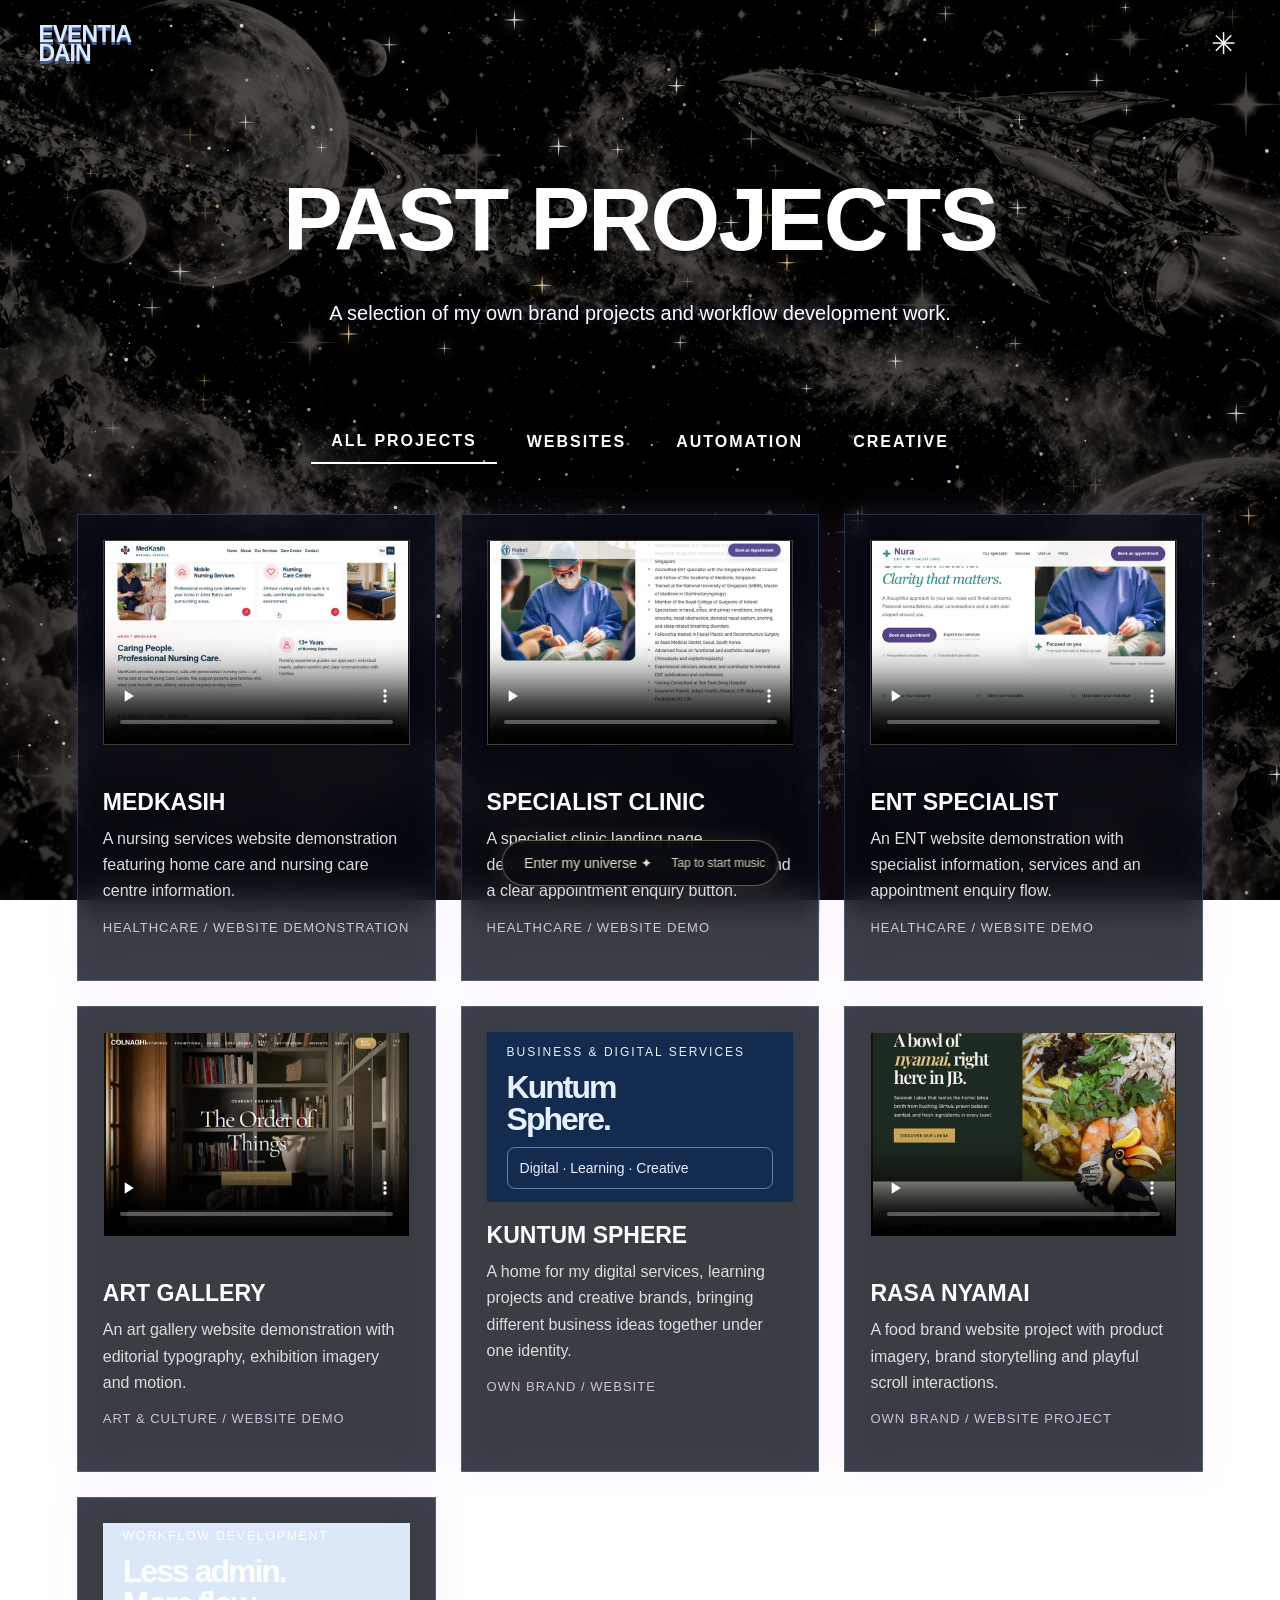
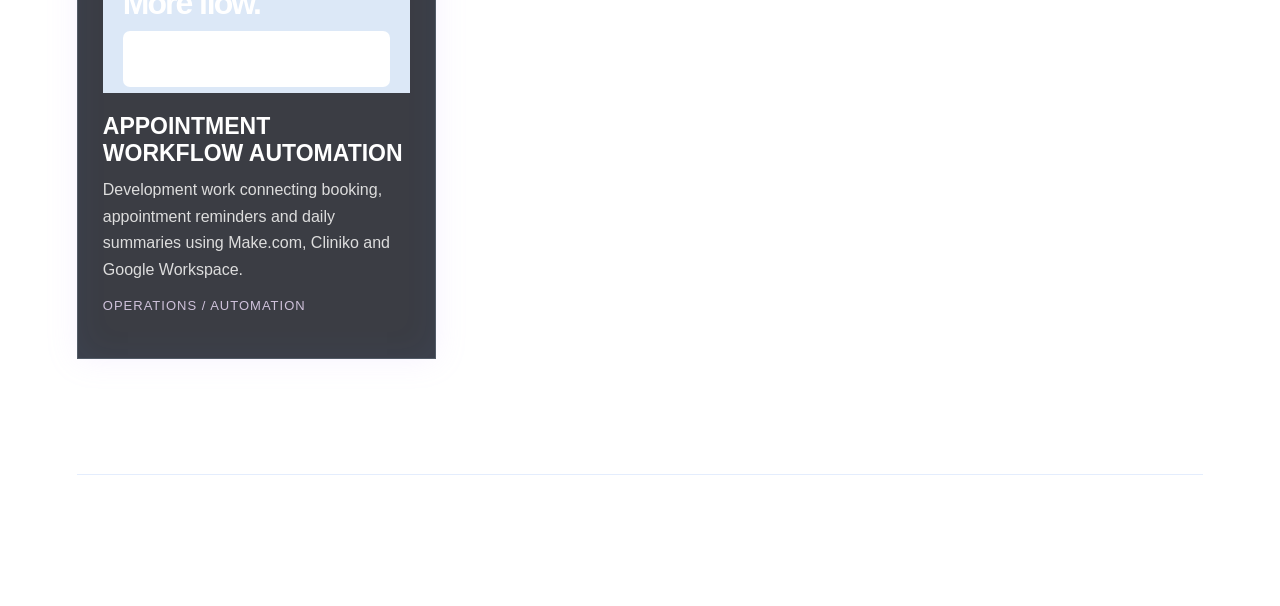
<file: eventia/past-projects/index.html>
<!doctype html><html lang="en"><head><meta charset="utf-8"><meta name="viewport" content="width=device-width,initial-scale=1"><title>Eventia Dain | Personal Portfolio</title><style>
:root{--ink:#172f57;--blue:#2458e5;--paper:#f3f6fc;--line:#cbd5e7}*{box-sizing:border-box}html{scroll-behavior:smooth;scroll-padding-top:85px}body{margin:0;background:var(--paper);color:var(--ink);font-family:Arial,Helvetica,sans-serif;font-size:16px}a{color:inherit;text-decoration:none}button{font:inherit;cursor:pointer}nav{padding:22px 5%;display:flex;justify-content:space-between;align-items:center;border-bottom:1px solid var(--line);background:var(--paper);position:sticky;top:0;z-index:20}.logo{font-weight:800;letter-spacing:-1px;font-size:23px}.navlinks{display:flex;gap:28px;font-size:14px}.navlinks a:hover{color:var(--blue)}.hero{padding:45px 5% 65px;overflow:hidden}.eyebrow{text-transform:uppercase;letter-spacing:2px;font-size:13px;font-weight:700}.hero h1{font-size:clamp(66px,13.5vw,190px);font-weight:800;letter-spacing:-.07em;line-height:.94;margin:28px 0 0;position:relative;z-index:2}.hero h1 span{color:var(--blue)}.gallery{display:grid;grid-template-columns:1fr 1.2fr 1fr 1.2fr 1fr;gap:18px;align-items:center;margin:30px 0}.gallery figure{margin:0;transform:rotate(-5deg)}.gallery figure:nth-child(2){transform:rotate(5deg);padding-top:40px}.gallery figure:nth-child(3){transform:rotate(-3deg);padding-bottom:25px}.gallery figure:nth-child(4){transform:rotate(5deg);padding-top:35px}.gallery img{width:100%;height:260px;object-fit:cover;border:8px solid white;box-shadow:0 12px 26px #172f5720}.gallery figure:nth-child(4) img{object-position:center 30%}.hero-bottom{display:flex;justify-content:space-between;align-items:start;gap:30px;margin-top:45px}.hero-bottom p{max-width:580px;line-height:1.6;font-size:21px;margin:0}.pill{display:inline-block;border:1px solid var(--ink);border-radius:40px;padding:16px 24px;font-size:14px}.pill:hover{background:var(--ink);color:white}.ticker{background:var(--blue);color:white;padding:22px 0;overflow:hidden;white-space:nowrap;font-size:19px;letter-spacing:2px}.ticker div{animation:travel 25s linear infinite;width:max-content}@keyframes travel{to{transform:translateX(-50%)}}section{padding:90px 5%;border-bottom:1px solid var(--line)}.section-label{font-size:13px;text-transform:uppercase;letter-spacing:2px}.about{display:grid;grid-template-columns:.7fr 1.3fr;gap:60px}.about h2,.heading{font-size:clamp(38px,5.5vw,76px);line-height:1.05;letter-spacing:-3px;margin:22px 0 30px}.about p{font-size:20px;line-height:1.7;max-width:720px}.skills{display:flex;flex-wrap:wrap;gap:10px;margin-top:28px}.skills span{border:1px solid var(--line);border-radius:30px;padding:11px 16px;font-size:14px}.section-top{display:flex;justify-content:space-between;align-items:end;gap:30px}.section-top p{max-width:380px;line-height:1.7}.filters{display:flex;gap:10px;flex-wrap:wrap;margin:20px 0 35px}.filters button{border:1px solid var(--line);padding:12px 20px;border-radius:30px;background:transparent;color:var(--ink)}.filters button.active{background:var(--ink);color:white}.projects{display:grid;grid-template-columns:1fr 1fr;gap:28px}.project{border-top:1px solid var(--line);padding-top:18px}.project[hidden]{display:none}.project-visual{height:270px;padding:30px;display:flex;flex-direction:column;justify-content:center;overflow:hidden}.project-visual h3{font-size:44px;letter-spacing:-2px;margin:12px 0;line-height:1}.project-visual small{letter-spacing:2px;font-size:12px}.v1{background:#142b50;color:#e7f0ff}.v2{background:#f7d84d;color:#273d24}.v3{background:#dce8f7}.v4{background:#202a3c;color:#f4f6fb}.v1 .mini{border:1px solid #6381a3;padding:12px;border-radius:8px;max-width:270px;font-size:14px}.v3 .mini{background:white;padding:12px;max-width:300px;border-radius:7px;font-size:14px}.project-info{padding:20px 0}.project-info h3{margin:0 0 10px;font-size:23px}.project-info p{line-height:1.65;margin:0;max-width:530px}.meta{font-size:13px;letter-spacing:1px;text-transform:uppercase;margin-top:15px;color:#52678b}.pricing{background:#172f57;color:white}.pricing .section-label{color:#abc7ff}.pricing .heading{max-width:750px}.pricegrid{display:grid;grid-template-columns:repeat(3,1fr);gap:20px;margin:45px 0 20px}.pricecard{border:1px solid #6d809e;padding:32px 25px;display:flex;flex-direction:column}.pricecard h3{font-size:23px;margin:0 0 32px}.price{font-size:35px;letter-spacing:-1px;margin:0 0 25px}.price small{font-size:14px;display:block;letter-spacing:0;margin-bottom:8px;color:#b6c8e9}.pricecard p{color:#d3ddf0;line-height:1.7;flex:1}.pricecard .pill{border-color:#8da7cc;align-self:start}.pricecard .pill:hover{background:white;color:var(--ink)}.note{font-size:14px;color:#c0cde3;line-height:1.6}footer{padding:65px 5% 25px}.footer-title{font-size:clamp(38px,6vw,85px);letter-spacing:-3px;max-width:800px;margin:0 0 35px}.footer-bottom{border-top:1px solid var(--line);padding-top:25px;margin-top:55px;display:flex;justify-content:space-between;font-size:14px}.reveal{opacity:0;transform:translateY(20px);transition:.7s}.reveal.visible{opacity:1;transform:none}dialog{border:0;max-width:550px;width:90%;padding:35px;color:var(--ink);border-radius:12px}dialog::backdrop{background:#172f5799}dialog p{line-height:1.7}dialog button{padding:12px 20px;border:1px solid var(--line);background:var(--paper);border-radius:25px}.close{float:right} @media(max-width:700px){nav{padding:18px 5%}.navlinks{gap:14px;font-size:13px}.logo{font-size:19px}.hero{padding-top:35px}.gallery{gap:10px;grid-template-columns:repeat(3,1fr);margin-top:25px}.gallery figure:nth-child(n+4){display:none}.gallery img{height:200px;border-width:5px}.hero-bottom{flex-direction:column}.hero-bottom p{font-size:18px}.about{grid-template-columns:1fr;gap:10px}section{padding:60px 5%}.about h2,.heading{letter-spacing:-2px}.about p{font-size:18px}.section-top{display:block}.projects,.pricegrid{grid-template-columns:1fr}.project-visual{height:240px}.pricegrid{gap:15px}.footer-bottom{gap:20px;flex-direction:column}.hero h1{font-size:17vw}.ticker{font-size:16px}}@media(prefers-reduced-motion:reduce){html{scroll-behavior:auto}.ticker div{animation:none}.reveal{opacity:1;transform:none;transition:none}}
body{background:white;color:#050505}nav{background:transparent;border:0;position:fixed;width:100%;padding:25px 3%;pointer-events:none}nav a,nav button{pointer-events:auto}.logo{font-size:23px;font-weight:900;line-height:.8;text-transform:uppercase;color:#e4aeed;text-shadow:0 5px #775879;letter-spacing:-1px}.navlinks{display:none}.menu-toggle{border:0;background:transparent;color:inherit;font-size:30px;cursor:pointer}.site-menu{position:fixed;inset:0;background:#080808ed;color:white;z-index:40;display:flex;flex-direction:column;align-items:center;justify-content:center;gap:24px;font-size:clamp(25px,5vw,58px);font-weight:800}.site-menu[hidden]{display:none}.site-menu button{position:absolute;right:4%;top:25px;background:transparent;color:white;border:0;font-size:35px}.reveal{opacity:1;transform:none}section{border:0;padding:110px 6% 65px}.heading,.about h2{font-weight:900;letter-spacing:-2px;text-transform:uppercase}.about-page{min-height:100vh;background:linear-gradient(#06100865,#06100855),url('/eventia/assets/landscape.jpeg') center/cover fixed}.about{display:block;max-width:1150px;margin:auto;background:#000b;color:white;padding:55px 60px;backdrop-filter:blur(14px)}.about .section-label,.about h2{display:none}.about:before{content:'ABOUT ME';display:block;font-size:clamp(38px,5vw,62px);font-weight:900;margin-bottom:40px}.about p{max-width:none;line-height:1.85;font-size:20px}.about .skills{margin-bottom:10px}.projects-page{color:white;background:radial-gradient(ellipse at 25% 15%,#86423f99,transparent 45%),radial-gradient(ellipse at 80% 65%,#72466099,transparent 50%),#100b1d}.section-top{display:block;text-align:center;padding:40px 0 70px}.section-top .section-label{display:none}.section-top .heading{font-size:clamp(42px,7vw,95px);margin-bottom:30px}.section-top p{margin:auto;max-width:850px;font-size:20px}.section-top .heading br{display:none}.filters{justify-content:center;margin-bottom:50px}.filters button{color:white;border:0;border-radius:0;text-transform:uppercase;letter-spacing:2px;font-weight:800}.filters button.active{background:transparent;border-bottom:2px solid white}.projects{grid-template-columns:repeat(3,1fr);gap:25px}.project{background:#ffffff08;border:1px solid #ffffff30;padding:25px;backdrop-filter:blur(12px)}.project-visual{height:170px;padding:20px}.project-visual h3{font-size:32px}.project-info h3{text-transform:uppercase;font-weight:900}.project-info p{color:#ddd}.meta{color:#cfc2db}.pricing-page{background:radial-gradient(ellipse at 15% 25%,#cde4d9,transparent 55%),radial-gradient(ellipse at 90% 15%,#f1cbd8,transparent 55%),radial-gradient(ellipse at 70% 90%,#cee1dc,transparent 55%),#f5eeee;min-height:100vh}.pricing{background:transparent;color:black;padding:110px 3% 60px}.pricing .section-label{display:none}.pricing .heading{max-width:none;text-align:center;font-size:48px}.pricing .heading:before{content:'PRICING';display:block}.pricing .heading{font-size:0}.pricing .heading:before{font-size:48px}.pricegrid{gap:35px}.pricecard{background:#ffffff60;border:0;padding:55px 40px}.pricecard h3{text-transform:uppercase;font-weight:900;font-size:25px}.pricecard p{color:#444;min-height:100px}.price{font-weight:900;font-size:36px}.price small{color:#222}.pricecard .pill{border:0;border-radius:0;background:black;color:white;width:100%;text-align:center;font-weight:800;text-transform:uppercase;letter-spacing:1px;padding:20px 12px}.pricecard .pill:hover{background:#333;color:white}.note{color:#333;text-align:center}.pricing-intro{text-align:center;max-width:800px;margin:25px auto 50px;font-size:19px;line-height:1.7}.footer-bottom{margin-top:15px}footer{padding:35px 6%;color:inherit}.footer-title{display:none}footer>.section-label,footer>.pill{display:none}dialog{color:#111}.home{height:100svh;min-height:450px;background:white;position:relative;overflow:hidden;display:flex;align-items:center;justify-content:center}.name-line{display:flex;align-items:center;justify-content:center;gap:35px;width:90%;font-size:clamp(50px,8.5vw,135px);font-weight:900;letter-spacing:-.065em;line-height:1}.name-line img{width:14vw;max-width:190px;height:9vw;max-height:125px;object-fit:cover;object-position:center 31%;filter:grayscale(1);transition:opacity .25s,transform .4s;cursor:pointer}.name-line img:hover{transform:scale(1.08)}.corner{position:absolute;font-size:15px;font-weight:900;letter-spacing:1.6px;text-transform:uppercase;transition:transform .25s}.corner:hover{transform:rotate(-5deg) scale(1.05)}.tl{top:30px;left:35px}.tr{top:30px;right:35px}.bl{bottom:35px;left:35px}.br{bottom:35px;right:35px}.corner:nth-of-type(odd){transform:rotate(-3deg)}.home-hint{position:absolute;bottom:20%;text-align:center;font-size:13px;color:#666;opacity:0;transition:opacity .3s}.home:has(.name-line img:hover) .home-hint{opacity:1}@media(max-width:800px){.projects{grid-template-columns:1fr 1fr}.pricegrid{grid-template-columns:1fr}.about{padding:35px 25px}.name-line{gap:18px;font-size:10vw}.name-line img{width:18vw;height:13vw}.corner{font-size:12px;letter-spacing:1px}.tl,.bl{left:22px}.tr,.br{right:22px}.about-page section{padding:85px 5% 40px}}@media(max-width:500px){.projects{grid-template-columns:1fr}.name-line{gap:12px;font-size:10.5vw}.pricecard{padding:35px 25px}.about p{font-size:18px}}body{background:#080b20;color:#eef4ff}.home{background:transparent;height:auto;min-height:100svh;display:block;padding:105px 5% 80px;overflow:hidden}.cosmos{position:fixed;inset:0;z-index:-1;pointer-events:none;background:radial-gradient(ellipse at 20% 20%,#54448070,transparent 55%),radial-gradient(ellipse at 85% 65%,#09578570,transparent 55%),#070b1c}.cosmos canvas{width:100%;height:100%;display:block}.space-hero h1{font-size:clamp(65px,13.5vw,190px);font-weight:900;letter-spacing:-.075em;line-height:1;margin:20px 0 45px;color:#e1e8f3;text-shadow:0 0 40px #80b7ff30}.space-hero h1 span{background:linear-gradient(120deg,#f2f7ff,#71baff,#e1c9ff,#f2f7ff);background-size:250%;background-clip:text;-webkit-background-clip:text;color:transparent;animation:shine 7s ease infinite}.space-hero .gallery{margin:30px 0 0;position:relative;z-index:2}.gallery figure{animation:float 6s ease-in-out infinite;--rot:-5deg}.gallery figure:nth-child(2){--rot:5deg;animation-delay:-2s}.gallery figure:nth-child(3){--rot:-3deg;animation-delay:-4s}.gallery figure:nth-child(4){--rot:5deg;animation-delay:-1s}.gallery figure:nth-child(5){animation-delay:-3s}.gallery img{border:6px solid #dce7f5;box-shadow:0 0 25px #9fcaff40,0 20px 45px #0009;transition:transform .35s,box-shadow .35s}.gallery figure:hover img{transform:translateY(-12px) scale(1.04);box-shadow:0 0 45px #b8daff80}.corner{z-index:10;color:#f4f7ff}.space-footer{display:flex;align-items:center;justify-content:space-between;margin-top:50px;gap:25px}.space-footer p{line-height:1.6;max-width:600px;font-size:18px;color:#c1cee6}.space-footer a{border-color:#9db9e6;color:white;background:#ffffff08;backdrop-filter:blur(10px)}.eyebrow{color:#a8c6ee}.logo{color:#dbeaff;text-shadow:0 3px #48609a}.about-page{background:transparent}.about{background:#080f25b5;border:1px solid #b5d4ff30;box-shadow:0 0 65px #648cce18}.projects-page{background:transparent}.project{background:#12223d60;border-color:#b4d8ff30;box-shadow:0 0 30px #75adff10}.pricing-page{background:transparent}.pricing{color:#eef4ff}.pricecard{background:#101e38b5;border:1px solid #a6caff50;box-shadow:0 0 35px #a2baff15;backdrop-filter:blur(15px)}.pricecard p,.price small,.note{color:#bccbe5}.pricecard .pill{background:linear-gradient(120deg,#c9dcff,#b8bded);color:#102040}.pricecard .pill:hover{background:white;color:#102040}.footer-bottom{border-color:#94b9f640}dialog{background:#111f39;color:white;border:1px solid #abcaff}dialog button{background:#1c3150;color:white}@keyframes float{0%,100%{transform:translateY(0) rotate(var(--rot))}50%{transform:translateY(-14px) rotate(calc(var(--rot) + 2deg))}}@keyframes shine{0%,100%{background-position:0%}50%{background-position:100%}}@media(max-width:700px){.space-hero h1{font-size:16vw;margin-bottom:30px}.home{padding:95px 5% 75px}.space-footer{flex-direction:column;align-items:start}.gallery{grid-template-columns:repeat(5,1fr);gap:8px}.gallery figure:nth-child(n){display:block;padding:0}.gallery img{height:170px;border-width:3px}.space-footer p{font-size:16px}}@media(max-width:450px){.gallery{grid-template-columns:repeat(3,1fr);row-gap:20px}.gallery figure:nth-child(n+4){width:100%;transform:none}.gallery img{height:170px}.space-hero h1{font-size:16vw}}@media(prefers-reduced-motion:reduce){.gallery figure,.space-hero h1 span{animation:none}.gallery figure{transform:rotate(var(--rot))}}.cosmos{background:radial-gradient(ellipse at 15% 20%,#7e1fb680,transparent 50%),radial-gradient(ellipse at 85% 65%,#116bdc75,transparent 50%),radial-gradient(ellipse at 55% 85%,#eb388a40,transparent 50%),#040718}.cosmos:before{content:'';position:absolute;inset:-15%;background:conic-gradient(from 40deg at 50% 50%,transparent,#5077ff18,transparent,#ff79dd20,transparent);filter:blur(35px);animation:nebula 35s linear infinite}.cosmos canvas{position:relative}.corner{font-family:Arial,Helvetica,sans-serif;font-style:italic;font-weight:900;color:#ff8cd7;font-size:17px;letter-spacing:2.2px;padding:11px 18px;border:1px solid #ff74d340;background:#160d3450;backdrop-filter:blur(10px);box-shadow:inset 0 0 16px #fc68cf15,0 0 18px #fc68cf20;text-shadow:0 0 8px #ff79cf90,0 0 22px #ff65c975;clip-path:polygon(8% 0,100% 0,100% 75%,92% 100%,0 100%,0 25%);transition:.3s}.corner:hover{color:#ffe0f5;background:#fd7bc82a;box-shadow:0 0 35px #ff70d780;text-shadow:0 0 15px #ff70d7;transform:translateY(-3px)}.space-hero h1{filter:drop-shadow(0 0 25px #add5ff40)}.space-hero h1 span{background-image:linear-gradient(110deg,#fff,#95d5ff,#f6abec,#fff);animation:shine 4s ease infinite}.gallery img{animation:monochrome 5s ease-in-out infinite;border-color:#e3e7ff;box-shadow:0 0 8px #fff8,0 0 28px #ca98ff60,0 0 65px #599aff30}.gallery figure:nth-child(2) img{animation-delay:-1s}.gallery figure:nth-child(3) img{animation-delay:-2s}.gallery figure:nth-child(4) img{animation-delay:-3s}.gallery figure:nth-child(5) img{animation-delay:-4s}.gallery figure{position:relative}.gallery figure:after{content:'';position:absolute;inset:0;background:linear-gradient(115deg,transparent 25%,#ffffff60 47%,transparent 62%);background-size:300% 100%;animation:photo-shimmer 7s ease-in-out infinite;pointer-events:none}.space-footer .pill{border-color:#e7b6ff;color:#f5d9ff;box-shadow:0 0 25px #d287ff30}.eyebrow{color:#f4b9ed;text-shadow:0 0 14px #ff89cf60}.pricecard,.project{box-shadow:0 0 30px #c5a4ff25,inset 0 0 35px #508cff10}@keyframes monochrome{0%,20%,100%{filter:grayscale(1) brightness(1.08)}45%,65%{filter:grayscale(0) brightness(1)}}@keyframes photo-shimmer{0%,65%{background-position:130% 0}100%{background-position:-30% 0}}@keyframes nebula{to{transform:rotate(360deg)}}@media(max-width:700px){.corner{font-size:12px;padding:8px 11px;letter-spacing:1px}}@media(prefers-reduced-motion:reduce){.gallery img,.gallery figure:after,.cosmos:before{animation:none}.gallery img{filter:grayscale(1)}}.cosmos{background:linear-gradient(180deg,#170c3420,#160d3435),url('/eventia/assets/diamond-universe.webp') center/cover no-repeat}.cosmos:before{opacity:.25}.space-hero h1{color:#fff;text-shadow:0 2px 25px #220e55cc,0 0 45px #ffdbfa55}.eyebrow{display:inline-block;background:#29124980;padding:9px 14px;border:1px solid #efd4ff55;backdrop-filter:blur(8px)}.space-footer p{color:#fff;background:#25144380;padding:15px 20px;backdrop-filter:blur(12px);border:1px solid #ffdbfa35;border-radius:12px}.corner{background:#30124c8c;color:#ffb2e5;text-shadow:0 0 10px #ff5cce}.pricecard,.project,.about{background:#1c123bba;backdrop-filter:blur(18px)}.pricing-intro,.section-top p{color:white;text-shadow:0 1px 10px #1b123c}.note{color:#f3e4ff;background:#1c123b99;padding:14px}.space-footer .pill{background:#32134bb0;box-shadow:0 0 28px #ffc5ef55}.cosmos{background:#000;filter:none}.cosmos:before{inset:0;background:linear-gradient(#0003,#0005),url('/eventia/assets/diamond-universe.webp') center/cover no-repeat;filter:grayscale(1) brightness(.58) contrast(1.2);opacity:1;animation:none}.cosmos canvas{filter:saturate(.15)}.about,.pricecard,.project{background:#070a13c9}.space-footer p{background:#060910b0}.eyebrow{background:#080b13a0;color:#d9e5f6}.space-hero h1 span{background-image:linear-gradient(110deg,#fff,#b4c9e5,#e5eaf1,#fff)}.cosmos:before{filter:grayscale(.95) sepia(.22) saturate(.65) brightness(.42) contrast(1.4)}.cosmos canvas{filter:none}.gallery img{border-color:#d5d2c8;box-shadow:0 0 10px #e5dfcf70,0 0 28px #c9b47c35}.space-hero h1 span{background-image:linear-gradient(110deg,#f7f5ed,#b9b8b1,#e8dfc7,#f7f5ed)}.music-controls{position:fixed;bottom:14px;left:50%;transform:translateX(-50%);z-index:30;display:flex;gap:8px;align-items:center;background:#080a10dd;border:1px solid #d6c79d70;padding:8px 12px;border-radius:30px;backdrop-filter:blur(12px);box-shadow:0 0 20px #d5bf8d25;max-width:90vw}.music-controls button{border:0;background:transparent;color:#e9dfc7;font-size:14px;padding:6px 10px;white-space:nowrap}.music-controls button:hover{color:white}.music-controls button[hidden]{display:none}.music-status{font-size:12px;color:#d4cfbf;max-width:180px;overflow:hidden;text-overflow:ellipsis;white-space:nowrap}.home{padding-bottom:110px}footer{padding-bottom:90px}@media(max-width:600px){.music-status{display:none}.music-controls{bottom:10px}.home .bl,.home .br{bottom:70px}}</style><style>.project-video{display:block;width:100%;aspect-ratio:3/2;object-fit:contain;background:#101115;border:1px solid #c7ba9b40;margin-bottom:24px}.project-video:focus-visible{outline:2px solid #e1c591;outline-offset:4px}</style></head><body class="projects-page"><div class="cosmos" aria-hidden="true"><canvas id="stars"></canvas></div><nav><a class="logo" href="/eventia/">EVENTIA<br>DAIN</a><button class="menu-toggle" aria-label="Open menu">✳</button></nav><div class="site-menu" hidden><button aria-label="Close menu">×</button><a href="/eventia/">Home</a><a href="/eventia/about/">About me</a><a href="/eventia/past-projects/">Past projects</a><a href="/eventia/pricing/">Pricing</a><a href="https://wa.me/60168693308">Contact</a></div><section id="projects"><div class="section-top reveal"><div><div class="section-label">02 / Portfolio & past projects</div><h2 class="heading">Past projects</h2></div><p>A selection of my own brand projects and workflow development work.</p></div><div class="filters" role="group" aria-label="Filter projects"><button class="active" data-filter="all" aria-pressed="true">All projects</button><button data-filter="website" aria-pressed="false">Websites</button><button data-filter="automation" aria-pressed="false">Automation</button><button data-filter="creative" aria-pressed="false">Creative</button></div><div class="projects"><article class="project reveal" data-category="website"><video class="project-video" controls playsinline preload="none" poster="/eventia/assets/videos/medkasih.jpg" aria-label="MedKasih website demonstration"><source src="/eventia/assets/videos/medkasih.mp4" type="video/mp4">Your browser does not support video playback.</video><div class="project-info"><h3>MedKasih</h3><p>A nursing services website demonstration featuring home care and nursing care centre information.</p><div class="meta">Healthcare / Website demonstration</div></div></article><article class="project reveal" data-category="website"><video class="project-video" controls playsinline preload="none" poster="/eventia/assets/videos/specialist.jpg" aria-label="Specialist Clinic website demonstration"><source src="/eventia/assets/videos/specialist.mp4" type="video/mp4">Your browser does not support video playback.</video><div class="project-info"><h3>Specialist Clinic</h3><p>A specialist clinic landing page demonstration with service information and a clear appointment enquiry button.</p><div class="meta">Healthcare / Website demo</div></div></article><article class="project reveal" data-category="website"><video class="project-video" controls playsinline preload="none" poster="/eventia/assets/videos/ent.jpg" aria-label="ENT Specialist website demonstration"><source src="/eventia/assets/videos/ent.mp4" type="video/mp4">Your browser does not support video playback.</video><div class="project-info"><h3>ENT Specialist</h3><p>An ENT website demonstration with specialist information, services and an appointment enquiry flow.</p><div class="meta">Healthcare / Website demo</div></div></article><article class="project reveal" data-category="website"><video class="project-video" controls playsinline preload="none" poster="/eventia/assets/videos/art.jpg" aria-label="Art Gallery website demonstration"><source src="/eventia/assets/videos/art.mp4" type="video/mp4">Your browser does not support video playback.</video><div class="project-info"><h3>Art Gallery</h3><p>An art gallery website demonstration with editorial typography, exhibition imagery and motion.</p><div class="meta">Art & culture / Website demo</div></div></article>
<article class="project reveal" data-category="website"><div class="project-visual v1"><small>BUSINESS & DIGITAL SERVICES</small><h3>Kuntum<br>Sphere.</h3><div class="mini">Digital · Learning · Creative</div></div><div class="project-info"><h3>Kuntum Sphere</h3><p>A home for my digital services, learning projects and creative brands, bringing different business ideas together under one identity.</p><div class="meta">Own brand / Website</div></div></article>
<article class="project reveal" data-category="website"><video class="project-video" controls playsinline preload="none" poster="/eventia/assets/videos/food.jpg" aria-label="Rasa Nyamai website demonstration"><source src="/eventia/assets/videos/food.mp4" type="video/mp4">Your browser does not support video playback.</video><div class="project-info"><h3>Rasa Nyamai</h3><p>A food brand website project with product imagery, brand storytelling and playful scroll interactions.</p><div class="meta">Own brand / Website project</div></div></article>
<article class="project reveal" data-category="automation"><div class="project-visual v3"><small>WORKFLOW DEVELOPMENT</small><h3>Less admin.<br>More flow.</h3><div class="mini">Booking · Reminders · Daily summaries</div></div><div class="project-info"><h3>Appointment workflow automation</h3><p>Development work connecting booking, appointment reminders and daily summaries using Make.com, Cliniko and Google Workspace.</p><div class="meta">Operations / Automation</div></div></article>
</div></section><footer><div class="footer-bottom"><span>© 2026 Eventia Dain</span><a href="/eventia/">Back to home</a></div></footer><dialog id="enquiry"><button class="close" aria-label="Close enquiry">×</button><h2 id="package-title">Your website project</h2><p>Share your business type, the pages you need, any special features and your preferred timeline when messaging Eventia on WhatsApp.</p><a class="pill" href="https://wa.me/60168693308" target="_blank" rel="noopener">WhatsApp Eventia</a></dialog><audio id="background-music" src="/eventia/assets/time-is-a-limited-allowance.mp3" preload="auto" autoplay loop></audio><div class="music-controls" aria-label="Background music"><button id="music-start">Enter my universe ✦</button><span class="music-status" aria-live="polite"></span><button id="music-pause" hidden>Pause</button><button id="music-mute" hidden aria-pressed="false">Mute</button></div><script>const observer=new IntersectionObserver(entries=>entries.forEach(e=>{if(e.isIntersecting){e.target.classList.add('visible');observer.unobserve(e.target)}}),{threshold:.08});document.querySelectorAll('.reveal').forEach(el=>observer.observe(el));document.querySelectorAll('[data-filter]').forEach(button=>button.addEventListener('click',()=>{document.querySelectorAll('[data-filter]').forEach(b=>{b.classList.toggle('active',b===button);b.setAttribute('aria-pressed',b===button?'true':'false')});document.querySelectorAll('[data-category]').forEach(p=>{p.hidden=button.dataset.filter!=='all'&&p.dataset.category!==button.dataset.filter})}));const dialog=document.getElementById('enquiry');document.querySelectorAll('[data-package]').forEach(b=>b.addEventListener('click',()=>{window.open('https://wa.me/60168693308?text='+encodeURIComponent('Hi Eventia, I would like to enquire about your '+b.dataset.package+' package.'),'_blank','noopener')}));dialog?.querySelector('button').addEventListener('click',()=>dialog.close());dialog?.addEventListener('click',e=>{if(e.target===dialog)dialog.close()});document.querySelector('.menu-toggle')?.addEventListener('click',()=>document.querySelector('.site-menu').hidden=false);document.querySelector('.site-menu button')?.addEventListener('click',()=>document.querySelector('.site-menu').hidden=true);(()=>{const c=document.getElementById('stars'),ctx=c.getContext('2d'),reduce=matchMedia('(prefers-reduced-motion: reduce)').matches;let w,h,stars=[],mouse={x:0,y:0},trails=[],meteors=[],lastMeteor=0;function resize(){w=innerWidth;h=innerHeight;const d=Math.min(devicePixelRatio||1,2);c.width=w*d;c.height=h*d;ctx.setTransform(d,0,0,d,0,0);stars=Array.from({length:Math.min(650,Math.round(w*h/1700))},()=>({x:Math.random()*w,y:Math.random()*h,r:Math.random()*1.6+.3,p:Math.random()*6.28,s:Math.random()*.5+.2,pink:Math.random()>.75}))}function sparkle(x,y,r,a,pink){ctx.globalAlpha=a;ctx.fillStyle=pink?'#dbc79b':'#e2e1dc';ctx.shadowColor=pink?'#bfa26a':'#dedbd0';ctx.shadowBlur=r*5;ctx.beginPath();ctx.moveTo(x,y-r*4);ctx.lineTo(x+r*.3,y-r*.3);ctx.lineTo(x+r*4,y);ctx.lineTo(x+r*.3,y+r*.3);ctx.lineTo(x,y+r*4);ctx.lineTo(x-r*.3,y+r*.3);ctx.lineTo(x-r*4,y);ctx.lineTo(x-r*.3,y-r*.3);ctx.closePath();ctx.fill();ctx.shadowBlur=0}function draw(t){ctx.clearRect(0,0,w,h);stars.forEach((s,i)=>{let a=reduce?.7:.18+.75*(Math.sin(t*.001*s.s+s.p)+1)/2;let x=s.x+(reduce?0:mouse.x*(i%3+1)*.014),y=s.y+(reduce?0:mouse.y*(i%3+1)*.014);if(i%7===0)sparkle(x,y,s.r+1,a,s.pink);else{ctx.globalAlpha=a;ctx.fillStyle=s.pink?'#cbb889':'#dbdbd6';ctx.beginPath();ctx.arc(x,y,s.r,0,Math.PI*2);ctx.fill()}});if(!reduce){if(t-lastMeteor>2300){meteors.push({x:Math.random()*w,y:Math.random()*h*.5,t});lastMeteor=t}meteors=meteors.filter(m=>t-m.t<1300);meteors.forEach(m=>{const age=t-m.t,x=m.x+age*.32,y=m.y+age*.15;ctx.globalAlpha=Math.sin(age/1300*Math.PI)*.8;const g=ctx.createLinearGradient(x-130,y-60,x,y);g.addColorStop(0,'#bce8ff00');g.addColorStop(1,'#e8dec2');ctx.strokeStyle=g;ctx.lineWidth=1.7;ctx.beginPath();ctx.moveTo(x-130,y-60);ctx.lineTo(x,y);ctx.stroke();sparkle(x,y,1.5,ctx.globalAlpha,false)});trails=trails.filter(s=>t-s.t<1100);trails.forEach(s=>sparkle(s.x,s.y+(t-s.t)*.025,s.r,(1-(t-s.t)/1100)*.8,true));requestAnimationFrame(draw)}ctx.globalAlpha=1}resize();addEventListener('resize',()=>{resize();if(reduce)draw(0)});let last=0;addEventListener('pointermove',e=>{mouse.x=e.clientX-w/2;mouse.y=e.clientY-h/2;if(performance.now()-last>35){trails.push({x:e.clientX,y:e.clientY,t:performance.now(),r:Math.random()*1.7+1});last=performance.now()}});draw(0)})();(()=>{const audio=document.getElementById('background-music'),start=document.getElementById('music-start'),pause=document.getElementById('music-pause'),mute=document.getElementById('music-mute'),status=document.querySelector('.music-status');audio.volume=.35;audio.muted=sessionStorage.getItem('eventia-muted')==='true';mute.textContent=audio.muted?'Unmute':'Mute';mute.setAttribute('aria-pressed',String(audio.muted));audio.addEventListener('loadedmetadata',()=>{const t=Number(sessionStorage.getItem('eventia-song-time'))||0;if(t<audio.duration)audio.currentTime=t});async function play(){try{await audio.play();start.hidden=true;pause.hidden=false;mute.hidden=false;pause.textContent='Pause';status.textContent='Dream Relic · Time Is a Limited Allowance'}catch(e){status.textContent='Tap to start music';start.hidden=false}}start.addEventListener('click',()=>{sessionStorage.removeItem('eventia-paused');play()});pause.addEventListener('click',()=>{if(audio.paused){sessionStorage.removeItem('eventia-paused');play()}else{sessionStorage.setItem('eventia-paused','true');audio.pause();pause.textContent='Play'}});mute.addEventListener('click',()=>{audio.muted=!audio.muted;mute.textContent=audio.muted?'Unmute':'Mute';mute.setAttribute('aria-pressed',String(audio.muted));sessionStorage.setItem('eventia-muted',String(audio.muted))});audio.addEventListener('error',()=>{status.textContent='Music unavailable';start.textContent='Retry music'});addEventListener('pagehide',()=>sessionStorage.setItem('eventia-song-time',String(audio.currentTime)));function tryStart(){if(sessionStorage.getItem('eventia-paused')!=='true'&&audio.paused)play()}if(sessionStorage.getItem('eventia-paused')==='true'){start.hidden=true;pause.hidden=false;mute.hidden=false;pause.textContent='Play';audio.pause()}else{tryStart();document.addEventListener('pointerdown',e=>{if(!e.target.closest('.music-controls'))tryStart()},{once:true});document.addEventListener('keydown',e=>{if(!e.target.closest('.music-controls'))tryStart()},{once:true})}})();</script><script>(()=>{const music=document.getElementById('background-music');let resume=false;document.querySelectorAll('.project-video').forEach(v=>{v.addEventListener('play',()=>{document.querySelectorAll('.project-video').forEach(other=>{if(other!==v)other.pause()});if(music&&!music.paused){resume=true;music.pause()}const btn=document.getElementById('music-pause');if(btn)btn.textContent='Play'});function finish(){if(resume&&!Array.from(document.querySelectorAll('.project-video')).some(x=>!x.paused)&&sessionStorage.getItem('eventia-paused')!=='true'){resume=false;music.play().then(()=>{document.getElementById('music-pause').textContent='Pause'}).catch(()=>{})}}v.addEventListener('pause',finish);v.addEventListener('ended',finish)});document.querySelectorAll('[data-filter]').forEach(btn=>btn.addEventListener('click',()=>{document.querySelectorAll('.project-video').forEach(v=>{if(btn.dataset.filter!=='all'&&v.closest('[data-category]').dataset.category!==btn.dataset.filter)v.pause()})}))})();</script></body></html>
</file>
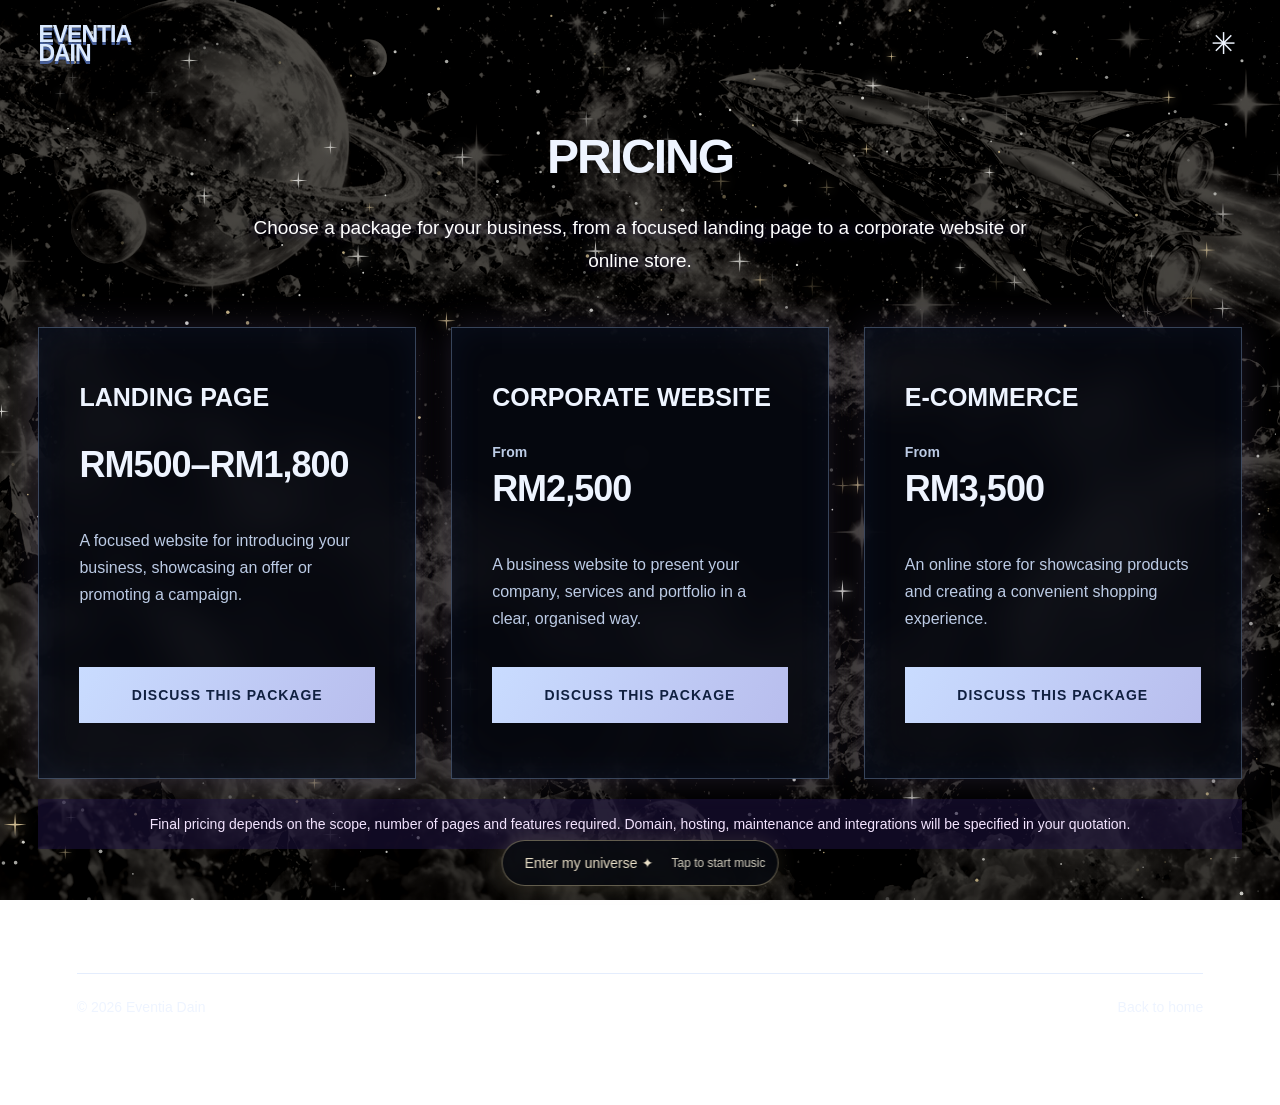
<file: eventia/pricing/index.html>
<!doctype html><html lang="en"><head><meta charset="utf-8"><meta name="viewport" content="width=device-width,initial-scale=1"><title>Eventia Dain | Personal Portfolio</title><style>
:root{--ink:#172f57;--blue:#2458e5;--paper:#f3f6fc;--line:#cbd5e7}*{box-sizing:border-box}html{scroll-behavior:smooth;scroll-padding-top:85px}body{margin:0;background:var(--paper);color:var(--ink);font-family:Arial,Helvetica,sans-serif;font-size:16px}a{color:inherit;text-decoration:none}button{font:inherit;cursor:pointer}nav{padding:22px 5%;display:flex;justify-content:space-between;align-items:center;border-bottom:1px solid var(--line);background:var(--paper);position:sticky;top:0;z-index:20}.logo{font-weight:800;letter-spacing:-1px;font-size:23px}.navlinks{display:flex;gap:28px;font-size:14px}.navlinks a:hover{color:var(--blue)}.hero{padding:45px 5% 65px;overflow:hidden}.eyebrow{text-transform:uppercase;letter-spacing:2px;font-size:13px;font-weight:700}.hero h1{font-size:clamp(66px,13.5vw,190px);font-weight:800;letter-spacing:-.07em;line-height:.94;margin:28px 0 0;position:relative;z-index:2}.hero h1 span{color:var(--blue)}.gallery{display:grid;grid-template-columns:1fr 1.2fr 1fr 1.2fr 1fr;gap:18px;align-items:center;margin:30px 0}.gallery figure{margin:0;transform:rotate(-5deg)}.gallery figure:nth-child(2){transform:rotate(5deg);padding-top:40px}.gallery figure:nth-child(3){transform:rotate(-3deg);padding-bottom:25px}.gallery figure:nth-child(4){transform:rotate(5deg);padding-top:35px}.gallery img{width:100%;height:260px;object-fit:cover;border:8px solid white;box-shadow:0 12px 26px #172f5720}.gallery figure:nth-child(4) img{object-position:center 30%}.hero-bottom{display:flex;justify-content:space-between;align-items:start;gap:30px;margin-top:45px}.hero-bottom p{max-width:580px;line-height:1.6;font-size:21px;margin:0}.pill{display:inline-block;border:1px solid var(--ink);border-radius:40px;padding:16px 24px;font-size:14px}.pill:hover{background:var(--ink);color:white}.ticker{background:var(--blue);color:white;padding:22px 0;overflow:hidden;white-space:nowrap;font-size:19px;letter-spacing:2px}.ticker div{animation:travel 25s linear infinite;width:max-content}@keyframes travel{to{transform:translateX(-50%)}}section{padding:90px 5%;border-bottom:1px solid var(--line)}.section-label{font-size:13px;text-transform:uppercase;letter-spacing:2px}.about{display:grid;grid-template-columns:.7fr 1.3fr;gap:60px}.about h2,.heading{font-size:clamp(38px,5.5vw,76px);line-height:1.05;letter-spacing:-3px;margin:22px 0 30px}.about p{font-size:20px;line-height:1.7;max-width:720px}.skills{display:flex;flex-wrap:wrap;gap:10px;margin-top:28px}.skills span{border:1px solid var(--line);border-radius:30px;padding:11px 16px;font-size:14px}.section-top{display:flex;justify-content:space-between;align-items:end;gap:30px}.section-top p{max-width:380px;line-height:1.7}.filters{display:flex;gap:10px;flex-wrap:wrap;margin:20px 0 35px}.filters button{border:1px solid var(--line);padding:12px 20px;border-radius:30px;background:transparent;color:var(--ink)}.filters button.active{background:var(--ink);color:white}.projects{display:grid;grid-template-columns:1fr 1fr;gap:28px}.project{border-top:1px solid var(--line);padding-top:18px}.project[hidden]{display:none}.project-visual{height:270px;padding:30px;display:flex;flex-direction:column;justify-content:center;overflow:hidden}.project-visual h3{font-size:44px;letter-spacing:-2px;margin:12px 0;line-height:1}.project-visual small{letter-spacing:2px;font-size:12px}.v1{background:#142b50;color:#e7f0ff}.v2{background:#f7d84d;color:#273d24}.v3{background:#dce8f7}.v4{background:#202a3c;color:#f4f6fb}.v1 .mini{border:1px solid #6381a3;padding:12px;border-radius:8px;max-width:270px;font-size:14px}.v3 .mini{background:white;padding:12px;max-width:300px;border-radius:7px;font-size:14px}.project-info{padding:20px 0}.project-info h3{margin:0 0 10px;font-size:23px}.project-info p{line-height:1.65;margin:0;max-width:530px}.meta{font-size:13px;letter-spacing:1px;text-transform:uppercase;margin-top:15px;color:#52678b}.pricing{background:#172f57;color:white}.pricing .section-label{color:#abc7ff}.pricing .heading{max-width:750px}.pricegrid{display:grid;grid-template-columns:repeat(3,1fr);gap:20px;margin:45px 0 20px}.pricecard{border:1px solid #6d809e;padding:32px 25px;display:flex;flex-direction:column}.pricecard h3{font-size:23px;margin:0 0 32px}.price{font-size:35px;letter-spacing:-1px;margin:0 0 25px}.price small{font-size:14px;display:block;letter-spacing:0;margin-bottom:8px;color:#b6c8e9}.pricecard p{color:#d3ddf0;line-height:1.7;flex:1}.pricecard .pill{border-color:#8da7cc;align-self:start}.pricecard .pill:hover{background:white;color:var(--ink)}.note{font-size:14px;color:#c0cde3;line-height:1.6}footer{padding:65px 5% 25px}.footer-title{font-size:clamp(38px,6vw,85px);letter-spacing:-3px;max-width:800px;margin:0 0 35px}.footer-bottom{border-top:1px solid var(--line);padding-top:25px;margin-top:55px;display:flex;justify-content:space-between;font-size:14px}.reveal{opacity:0;transform:translateY(20px);transition:.7s}.reveal.visible{opacity:1;transform:none}dialog{border:0;max-width:550px;width:90%;padding:35px;color:var(--ink);border-radius:12px}dialog::backdrop{background:#172f5799}dialog p{line-height:1.7}dialog button{padding:12px 20px;border:1px solid var(--line);background:var(--paper);border-radius:25px}.close{float:right} @media(max-width:700px){nav{padding:18px 5%}.navlinks{gap:14px;font-size:13px}.logo{font-size:19px}.hero{padding-top:35px}.gallery{gap:10px;grid-template-columns:repeat(3,1fr);margin-top:25px}.gallery figure:nth-child(n+4){display:none}.gallery img{height:200px;border-width:5px}.hero-bottom{flex-direction:column}.hero-bottom p{font-size:18px}.about{grid-template-columns:1fr;gap:10px}section{padding:60px 5%}.about h2,.heading{letter-spacing:-2px}.about p{font-size:18px}.section-top{display:block}.projects,.pricegrid{grid-template-columns:1fr}.project-visual{height:240px}.pricegrid{gap:15px}.footer-bottom{gap:20px;flex-direction:column}.hero h1{font-size:17vw}.ticker{font-size:16px}}@media(prefers-reduced-motion:reduce){html{scroll-behavior:auto}.ticker div{animation:none}.reveal{opacity:1;transform:none;transition:none}}
body{background:white;color:#050505}nav{background:transparent;border:0;position:fixed;width:100%;padding:25px 3%;pointer-events:none}nav a,nav button{pointer-events:auto}.logo{font-size:23px;font-weight:900;line-height:.8;text-transform:uppercase;color:#e4aeed;text-shadow:0 5px #775879;letter-spacing:-1px}.navlinks{display:none}.menu-toggle{border:0;background:transparent;color:inherit;font-size:30px;cursor:pointer}.site-menu{position:fixed;inset:0;background:#080808ed;color:white;z-index:40;display:flex;flex-direction:column;align-items:center;justify-content:center;gap:24px;font-size:clamp(25px,5vw,58px);font-weight:800}.site-menu[hidden]{display:none}.site-menu button{position:absolute;right:4%;top:25px;background:transparent;color:white;border:0;font-size:35px}.reveal{opacity:1;transform:none}section{border:0;padding:110px 6% 65px}.heading,.about h2{font-weight:900;letter-spacing:-2px;text-transform:uppercase}.about-page{min-height:100vh;background:linear-gradient(#06100865,#06100855),url('/eventia/assets/landscape.jpeg') center/cover fixed}.about{display:block;max-width:1150px;margin:auto;background:#000b;color:white;padding:55px 60px;backdrop-filter:blur(14px)}.about .section-label,.about h2{display:none}.about:before{content:'ABOUT ME';display:block;font-size:clamp(38px,5vw,62px);font-weight:900;margin-bottom:40px}.about p{max-width:none;line-height:1.85;font-size:20px}.about .skills{margin-bottom:10px}.projects-page{color:white;background:radial-gradient(ellipse at 25% 15%,#86423f99,transparent 45%),radial-gradient(ellipse at 80% 65%,#72466099,transparent 50%),#100b1d}.section-top{display:block;text-align:center;padding:40px 0 70px}.section-top .section-label{display:none}.section-top .heading{font-size:clamp(42px,7vw,95px);margin-bottom:30px}.section-top p{margin:auto;max-width:850px;font-size:20px}.section-top .heading br{display:none}.filters{justify-content:center;margin-bottom:50px}.filters button{color:white;border:0;border-radius:0;text-transform:uppercase;letter-spacing:2px;font-weight:800}.filters button.active{background:transparent;border-bottom:2px solid white}.projects{grid-template-columns:repeat(3,1fr);gap:25px}.project{background:#ffffff08;border:1px solid #ffffff30;padding:25px;backdrop-filter:blur(12px)}.project-visual{height:170px;padding:20px}.project-visual h3{font-size:32px}.project-info h3{text-transform:uppercase;font-weight:900}.project-info p{color:#ddd}.meta{color:#cfc2db}.pricing-page{background:radial-gradient(ellipse at 15% 25%,#cde4d9,transparent 55%),radial-gradient(ellipse at 90% 15%,#f1cbd8,transparent 55%),radial-gradient(ellipse at 70% 90%,#cee1dc,transparent 55%),#f5eeee;min-height:100vh}.pricing{background:transparent;color:black;padding:110px 3% 60px}.pricing .section-label{display:none}.pricing .heading{max-width:none;text-align:center;font-size:48px}.pricing .heading:before{content:'PRICING';display:block}.pricing .heading{font-size:0}.pricing .heading:before{font-size:48px}.pricegrid{gap:35px}.pricecard{background:#ffffff60;border:0;padding:55px 40px}.pricecard h3{text-transform:uppercase;font-weight:900;font-size:25px}.pricecard p{color:#444;min-height:100px}.price{font-weight:900;font-size:36px}.price small{color:#222}.pricecard .pill{border:0;border-radius:0;background:black;color:white;width:100%;text-align:center;font-weight:800;text-transform:uppercase;letter-spacing:1px;padding:20px 12px}.pricecard .pill:hover{background:#333;color:white}.note{color:#333;text-align:center}.pricing-intro{text-align:center;max-width:800px;margin:25px auto 50px;font-size:19px;line-height:1.7}.footer-bottom{margin-top:15px}footer{padding:35px 6%;color:inherit}.footer-title{display:none}footer>.section-label,footer>.pill{display:none}dialog{color:#111}.home{height:100svh;min-height:450px;background:white;position:relative;overflow:hidden;display:flex;align-items:center;justify-content:center}.name-line{display:flex;align-items:center;justify-content:center;gap:35px;width:90%;font-size:clamp(50px,8.5vw,135px);font-weight:900;letter-spacing:-.065em;line-height:1}.name-line img{width:14vw;max-width:190px;height:9vw;max-height:125px;object-fit:cover;object-position:center 31%;filter:grayscale(1);transition:opacity .25s,transform .4s;cursor:pointer}.name-line img:hover{transform:scale(1.08)}.corner{position:absolute;font-size:15px;font-weight:900;letter-spacing:1.6px;text-transform:uppercase;transition:transform .25s}.corner:hover{transform:rotate(-5deg) scale(1.05)}.tl{top:30px;left:35px}.tr{top:30px;right:35px}.bl{bottom:35px;left:35px}.br{bottom:35px;right:35px}.corner:nth-of-type(odd){transform:rotate(-3deg)}.home-hint{position:absolute;bottom:20%;text-align:center;font-size:13px;color:#666;opacity:0;transition:opacity .3s}.home:has(.name-line img:hover) .home-hint{opacity:1}@media(max-width:800px){.projects{grid-template-columns:1fr 1fr}.pricegrid{grid-template-columns:1fr}.about{padding:35px 25px}.name-line{gap:18px;font-size:10vw}.name-line img{width:18vw;height:13vw}.corner{font-size:12px;letter-spacing:1px}.tl,.bl{left:22px}.tr,.br{right:22px}.about-page section{padding:85px 5% 40px}}@media(max-width:500px){.projects{grid-template-columns:1fr}.name-line{gap:12px;font-size:10.5vw}.pricecard{padding:35px 25px}.about p{font-size:18px}}body{background:#080b20;color:#eef4ff}.home{background:transparent;height:auto;min-height:100svh;display:block;padding:105px 5% 80px;overflow:hidden}.cosmos{position:fixed;inset:0;z-index:-1;pointer-events:none;background:radial-gradient(ellipse at 20% 20%,#54448070,transparent 55%),radial-gradient(ellipse at 85% 65%,#09578570,transparent 55%),#070b1c}.cosmos canvas{width:100%;height:100%;display:block}.space-hero h1{font-size:clamp(65px,13.5vw,190px);font-weight:900;letter-spacing:-.075em;line-height:1;margin:20px 0 45px;color:#e1e8f3;text-shadow:0 0 40px #80b7ff30}.space-hero h1 span{background:linear-gradient(120deg,#f2f7ff,#71baff,#e1c9ff,#f2f7ff);background-size:250%;background-clip:text;-webkit-background-clip:text;color:transparent;animation:shine 7s ease infinite}.space-hero .gallery{margin:30px 0 0;position:relative;z-index:2}.gallery figure{animation:float 6s ease-in-out infinite;--rot:-5deg}.gallery figure:nth-child(2){--rot:5deg;animation-delay:-2s}.gallery figure:nth-child(3){--rot:-3deg;animation-delay:-4s}.gallery figure:nth-child(4){--rot:5deg;animation-delay:-1s}.gallery figure:nth-child(5){animation-delay:-3s}.gallery img{border:6px solid #dce7f5;box-shadow:0 0 25px #9fcaff40,0 20px 45px #0009;transition:transform .35s,box-shadow .35s}.gallery figure:hover img{transform:translateY(-12px) scale(1.04);box-shadow:0 0 45px #b8daff80}.corner{z-index:10;color:#f4f7ff}.space-footer{display:flex;align-items:center;justify-content:space-between;margin-top:50px;gap:25px}.space-footer p{line-height:1.6;max-width:600px;font-size:18px;color:#c1cee6}.space-footer a{border-color:#9db9e6;color:white;background:#ffffff08;backdrop-filter:blur(10px)}.eyebrow{color:#a8c6ee}.logo{color:#dbeaff;text-shadow:0 3px #48609a}.about-page{background:transparent}.about{background:#080f25b5;border:1px solid #b5d4ff30;box-shadow:0 0 65px #648cce18}.projects-page{background:transparent}.project{background:#12223d60;border-color:#b4d8ff30;box-shadow:0 0 30px #75adff10}.pricing-page{background:transparent}.pricing{color:#eef4ff}.pricecard{background:#101e38b5;border:1px solid #a6caff50;box-shadow:0 0 35px #a2baff15;backdrop-filter:blur(15px)}.pricecard p,.price small,.note{color:#bccbe5}.pricecard .pill{background:linear-gradient(120deg,#c9dcff,#b8bded);color:#102040}.pricecard .pill:hover{background:white;color:#102040}.footer-bottom{border-color:#94b9f640}dialog{background:#111f39;color:white;border:1px solid #abcaff}dialog button{background:#1c3150;color:white}@keyframes float{0%,100%{transform:translateY(0) rotate(var(--rot))}50%{transform:translateY(-14px) rotate(calc(var(--rot) + 2deg))}}@keyframes shine{0%,100%{background-position:0%}50%{background-position:100%}}@media(max-width:700px){.space-hero h1{font-size:16vw;margin-bottom:30px}.home{padding:95px 5% 75px}.space-footer{flex-direction:column;align-items:start}.gallery{grid-template-columns:repeat(5,1fr);gap:8px}.gallery figure:nth-child(n){display:block;padding:0}.gallery img{height:170px;border-width:3px}.space-footer p{font-size:16px}}@media(max-width:450px){.gallery{grid-template-columns:repeat(3,1fr);row-gap:20px}.gallery figure:nth-child(n+4){width:100%;transform:none}.gallery img{height:170px}.space-hero h1{font-size:16vw}}@media(prefers-reduced-motion:reduce){.gallery figure,.space-hero h1 span{animation:none}.gallery figure{transform:rotate(var(--rot))}}.cosmos{background:radial-gradient(ellipse at 15% 20%,#7e1fb680,transparent 50%),radial-gradient(ellipse at 85% 65%,#116bdc75,transparent 50%),radial-gradient(ellipse at 55% 85%,#eb388a40,transparent 50%),#040718}.cosmos:before{content:'';position:absolute;inset:-15%;background:conic-gradient(from 40deg at 50% 50%,transparent,#5077ff18,transparent,#ff79dd20,transparent);filter:blur(35px);animation:nebula 35s linear infinite}.cosmos canvas{position:relative}.corner{font-family:Arial,Helvetica,sans-serif;font-style:italic;font-weight:900;color:#ff8cd7;font-size:17px;letter-spacing:2.2px;padding:11px 18px;border:1px solid #ff74d340;background:#160d3450;backdrop-filter:blur(10px);box-shadow:inset 0 0 16px #fc68cf15,0 0 18px #fc68cf20;text-shadow:0 0 8px #ff79cf90,0 0 22px #ff65c975;clip-path:polygon(8% 0,100% 0,100% 75%,92% 100%,0 100%,0 25%);transition:.3s}.corner:hover{color:#ffe0f5;background:#fd7bc82a;box-shadow:0 0 35px #ff70d780;text-shadow:0 0 15px #ff70d7;transform:translateY(-3px)}.space-hero h1{filter:drop-shadow(0 0 25px #add5ff40)}.space-hero h1 span{background-image:linear-gradient(110deg,#fff,#95d5ff,#f6abec,#fff);animation:shine 4s ease infinite}.gallery img{animation:monochrome 5s ease-in-out infinite;border-color:#e3e7ff;box-shadow:0 0 8px #fff8,0 0 28px #ca98ff60,0 0 65px #599aff30}.gallery figure:nth-child(2) img{animation-delay:-1s}.gallery figure:nth-child(3) img{animation-delay:-2s}.gallery figure:nth-child(4) img{animation-delay:-3s}.gallery figure:nth-child(5) img{animation-delay:-4s}.gallery figure{position:relative}.gallery figure:after{content:'';position:absolute;inset:0;background:linear-gradient(115deg,transparent 25%,#ffffff60 47%,transparent 62%);background-size:300% 100%;animation:photo-shimmer 7s ease-in-out infinite;pointer-events:none}.space-footer .pill{border-color:#e7b6ff;color:#f5d9ff;box-shadow:0 0 25px #d287ff30}.eyebrow{color:#f4b9ed;text-shadow:0 0 14px #ff89cf60}.pricecard,.project{box-shadow:0 0 30px #c5a4ff25,inset 0 0 35px #508cff10}@keyframes monochrome{0%,20%,100%{filter:grayscale(1) brightness(1.08)}45%,65%{filter:grayscale(0) brightness(1)}}@keyframes photo-shimmer{0%,65%{background-position:130% 0}100%{background-position:-30% 0}}@keyframes nebula{to{transform:rotate(360deg)}}@media(max-width:700px){.corner{font-size:12px;padding:8px 11px;letter-spacing:1px}}@media(prefers-reduced-motion:reduce){.gallery img,.gallery figure:after,.cosmos:before{animation:none}.gallery img{filter:grayscale(1)}}.cosmos{background:linear-gradient(180deg,#170c3420,#160d3435),url('/eventia/assets/diamond-universe.webp') center/cover no-repeat}.cosmos:before{opacity:.25}.space-hero h1{color:#fff;text-shadow:0 2px 25px #220e55cc,0 0 45px #ffdbfa55}.eyebrow{display:inline-block;background:#29124980;padding:9px 14px;border:1px solid #efd4ff55;backdrop-filter:blur(8px)}.space-footer p{color:#fff;background:#25144380;padding:15px 20px;backdrop-filter:blur(12px);border:1px solid #ffdbfa35;border-radius:12px}.corner{background:#30124c8c;color:#ffb2e5;text-shadow:0 0 10px #ff5cce}.pricecard,.project,.about{background:#1c123bba;backdrop-filter:blur(18px)}.pricing-intro,.section-top p{color:white;text-shadow:0 1px 10px #1b123c}.note{color:#f3e4ff;background:#1c123b99;padding:14px}.space-footer .pill{background:#32134bb0;box-shadow:0 0 28px #ffc5ef55}.cosmos{background:#000;filter:none}.cosmos:before{inset:0;background:linear-gradient(#0003,#0005),url('/eventia/assets/diamond-universe.webp') center/cover no-repeat;filter:grayscale(1) brightness(.58) contrast(1.2);opacity:1;animation:none}.cosmos canvas{filter:saturate(.15)}.about,.pricecard,.project{background:#070a13c9}.space-footer p{background:#060910b0}.eyebrow{background:#080b13a0;color:#d9e5f6}.space-hero h1 span{background-image:linear-gradient(110deg,#fff,#b4c9e5,#e5eaf1,#fff)}.cosmos:before{filter:grayscale(.95) sepia(.22) saturate(.65) brightness(.42) contrast(1.4)}.cosmos canvas{filter:none}.gallery img{border-color:#d5d2c8;box-shadow:0 0 10px #e5dfcf70,0 0 28px #c9b47c35}.space-hero h1 span{background-image:linear-gradient(110deg,#f7f5ed,#b9b8b1,#e8dfc7,#f7f5ed)}.music-controls{position:fixed;bottom:14px;left:50%;transform:translateX(-50%);z-index:30;display:flex;gap:8px;align-items:center;background:#080a10dd;border:1px solid #d6c79d70;padding:8px 12px;border-radius:30px;backdrop-filter:blur(12px);box-shadow:0 0 20px #d5bf8d25;max-width:90vw}.music-controls button{border:0;background:transparent;color:#e9dfc7;font-size:14px;padding:6px 10px;white-space:nowrap}.music-controls button:hover{color:white}.music-controls button[hidden]{display:none}.music-status{font-size:12px;color:#d4cfbf;max-width:180px;overflow:hidden;text-overflow:ellipsis;white-space:nowrap}.home{padding-bottom:110px}footer{padding-bottom:90px}@media(max-width:600px){.music-status{display:none}.music-controls{bottom:10px}.home .bl,.home .br{bottom:70px}}</style></head><body class="pricing-page"><div class="cosmos" aria-hidden="true"><canvas id="stars"></canvas></div><nav><a class="logo" href="/eventia/">EVENTIA<br>DAIN</a><button class="menu-toggle" aria-label="Open menu">✳</button></nav><div class="site-menu" hidden><button aria-label="Close menu">×</button><a href="/eventia/">Home</a><a href="/eventia/about/">About me</a><a href="/eventia/past-projects/">Past projects</a><a href="/eventia/pricing/">Pricing</a><a href="https://wa.me/60168693308">Contact</a></div><section class="pricing" id="pricing"><div class="section-label">03 / Website packages</div><h2 class="heading">Your next idea<br>starts here.</h2><p class="pricing-intro">Choose a package for your business, from a focused landing page to a corporate website or online store.</p><div class="pricegrid"><article class="pricecard"><h3>Landing Page</h3><div class="price">RM500–RM1,800</div><p>A focused website for introducing your business, showcasing an offer or promoting a campaign.</p><button class="pill" data-package="Landing Page">Discuss this package</button></article><article class="pricecard"><h3>Corporate Website</h3><div class="price"><small>From</small>RM2,500</div><p>A business website to present your company, services and portfolio in a clear, organised way.</p><button class="pill" data-package="Corporate Website">Discuss this package</button></article><article class="pricecard"><h3>E-Commerce</h3><div class="price"><small>From</small>RM3,500</div><p>An online store for showcasing products and creating a convenient shopping experience.</p><button class="pill" data-package="E-Commerce">Discuss this package</button></article></div><p class="note">Final pricing depends on the scope, number of pages and features required. Domain, hosting, maintenance and integrations will be specified in your quotation.</p></section><footer><div class="footer-bottom"><span>© 2026 Eventia Dain</span><a href="/eventia/">Back to home</a></div></footer><dialog id="enquiry"><button class="close" aria-label="Close enquiry">×</button><h2 id="package-title">Your website project</h2><p>Share your business type, the pages you need, any special features and your preferred timeline when messaging Eventia on WhatsApp.</p><a class="pill" href="https://wa.me/60168693308" target="_blank" rel="noopener">WhatsApp Eventia</a></dialog><audio id="background-music" src="/eventia/assets/time-is-a-limited-allowance.mp3" preload="auto" autoplay loop></audio><div class="music-controls" aria-label="Background music"><button id="music-start">Enter my universe ✦</button><span class="music-status" aria-live="polite"></span><button id="music-pause" hidden>Pause</button><button id="music-mute" hidden aria-pressed="false">Mute</button></div><script>const observer=new IntersectionObserver(entries=>entries.forEach(e=>{if(e.isIntersecting){e.target.classList.add('visible');observer.unobserve(e.target)}}),{threshold:.08});document.querySelectorAll('.reveal').forEach(el=>observer.observe(el));document.querySelectorAll('[data-filter]').forEach(button=>button.addEventListener('click',()=>{document.querySelectorAll('[data-filter]').forEach(b=>{b.classList.toggle('active',b===button);b.setAttribute('aria-pressed',b===button?'true':'false')});document.querySelectorAll('[data-category]').forEach(p=>{p.hidden=button.dataset.filter!=='all'&&p.dataset.category!==button.dataset.filter})}));const dialog=document.getElementById('enquiry');document.querySelectorAll('[data-package]').forEach(b=>b.addEventListener('click',()=>{window.open('https://wa.me/60168693308?text='+encodeURIComponent('Hi Eventia, I would like to enquire about your '+b.dataset.package+' package.'),'_blank','noopener')}));dialog?.querySelector('button').addEventListener('click',()=>dialog.close());dialog?.addEventListener('click',e=>{if(e.target===dialog)dialog.close()});document.querySelector('.menu-toggle')?.addEventListener('click',()=>document.querySelector('.site-menu').hidden=false);document.querySelector('.site-menu button')?.addEventListener('click',()=>document.querySelector('.site-menu').hidden=true);(()=>{const c=document.getElementById('stars'),ctx=c.getContext('2d'),reduce=matchMedia('(prefers-reduced-motion: reduce)').matches;let w,h,stars=[],mouse={x:0,y:0},trails=[],meteors=[],lastMeteor=0;function resize(){w=innerWidth;h=innerHeight;const d=Math.min(devicePixelRatio||1,2);c.width=w*d;c.height=h*d;ctx.setTransform(d,0,0,d,0,0);stars=Array.from({length:Math.min(650,Math.round(w*h/1700))},()=>({x:Math.random()*w,y:Math.random()*h,r:Math.random()*1.6+.3,p:Math.random()*6.28,s:Math.random()*.5+.2,pink:Math.random()>.75}))}function sparkle(x,y,r,a,pink){ctx.globalAlpha=a;ctx.fillStyle=pink?'#dbc79b':'#e2e1dc';ctx.shadowColor=pink?'#bfa26a':'#dedbd0';ctx.shadowBlur=r*5;ctx.beginPath();ctx.moveTo(x,y-r*4);ctx.lineTo(x+r*.3,y-r*.3);ctx.lineTo(x+r*4,y);ctx.lineTo(x+r*.3,y+r*.3);ctx.lineTo(x,y+r*4);ctx.lineTo(x-r*.3,y+r*.3);ctx.lineTo(x-r*4,y);ctx.lineTo(x-r*.3,y-r*.3);ctx.closePath();ctx.fill();ctx.shadowBlur=0}function draw(t){ctx.clearRect(0,0,w,h);stars.forEach((s,i)=>{let a=reduce?.7:.18+.75*(Math.sin(t*.001*s.s+s.p)+1)/2;let x=s.x+(reduce?0:mouse.x*(i%3+1)*.014),y=s.y+(reduce?0:mouse.y*(i%3+1)*.014);if(i%7===0)sparkle(x,y,s.r+1,a,s.pink);else{ctx.globalAlpha=a;ctx.fillStyle=s.pink?'#cbb889':'#dbdbd6';ctx.beginPath();ctx.arc(x,y,s.r,0,Math.PI*2);ctx.fill()}});if(!reduce){if(t-lastMeteor>2300){meteors.push({x:Math.random()*w,y:Math.random()*h*.5,t});lastMeteor=t}meteors=meteors.filter(m=>t-m.t<1300);meteors.forEach(m=>{const age=t-m.t,x=m.x+age*.32,y=m.y+age*.15;ctx.globalAlpha=Math.sin(age/1300*Math.PI)*.8;const g=ctx.createLinearGradient(x-130,y-60,x,y);g.addColorStop(0,'#bce8ff00');g.addColorStop(1,'#e8dec2');ctx.strokeStyle=g;ctx.lineWidth=1.7;ctx.beginPath();ctx.moveTo(x-130,y-60);ctx.lineTo(x,y);ctx.stroke();sparkle(x,y,1.5,ctx.globalAlpha,false)});trails=trails.filter(s=>t-s.t<1100);trails.forEach(s=>sparkle(s.x,s.y+(t-s.t)*.025,s.r,(1-(t-s.t)/1100)*.8,true));requestAnimationFrame(draw)}ctx.globalAlpha=1}resize();addEventListener('resize',()=>{resize();if(reduce)draw(0)});let last=0;addEventListener('pointermove',e=>{mouse.x=e.clientX-w/2;mouse.y=e.clientY-h/2;if(performance.now()-last>35){trails.push({x:e.clientX,y:e.clientY,t:performance.now(),r:Math.random()*1.7+1});last=performance.now()}});draw(0)})();(()=>{const audio=document.getElementById('background-music'),start=document.getElementById('music-start'),pause=document.getElementById('music-pause'),mute=document.getElementById('music-mute'),status=document.querySelector('.music-status');audio.volume=.35;audio.muted=sessionStorage.getItem('eventia-muted')==='true';mute.textContent=audio.muted?'Unmute':'Mute';mute.setAttribute('aria-pressed',String(audio.muted));audio.addEventListener('loadedmetadata',()=>{const t=Number(sessionStorage.getItem('eventia-song-time'))||0;if(t<audio.duration)audio.currentTime=t});async function play(){try{await audio.play();start.hidden=true;pause.hidden=false;mute.hidden=false;pause.textContent='Pause';status.textContent='Dream Relic · Time Is a Limited Allowance'}catch(e){status.textContent='Tap to start music';start.hidden=false}}start.addEventListener('click',()=>{sessionStorage.removeItem('eventia-paused');play()});pause.addEventListener('click',()=>{if(audio.paused){sessionStorage.removeItem('eventia-paused');play()}else{sessionStorage.setItem('eventia-paused','true');audio.pause();pause.textContent='Play'}});mute.addEventListener('click',()=>{audio.muted=!audio.muted;mute.textContent=audio.muted?'Unmute':'Mute';mute.setAttribute('aria-pressed',String(audio.muted));sessionStorage.setItem('eventia-muted',String(audio.muted))});audio.addEventListener('error',()=>{status.textContent='Music unavailable';start.textContent='Retry music'});addEventListener('pagehide',()=>sessionStorage.setItem('eventia-song-time',String(audio.currentTime)));function tryStart(){if(sessionStorage.getItem('eventia-paused')!=='true'&&audio.paused)play()}if(sessionStorage.getItem('eventia-paused')==='true'){start.hidden=true;pause.hidden=false;mute.hidden=false;pause.textContent='Play';audio.pause()}else{tryStart();document.addEventListener('pointerdown',e=>{if(!e.target.closest('.music-controls'))tryStart()},{once:true});document.addEventListener('keydown',e=>{if(!e.target.closest('.music-controls'))tryStart()},{once:true})}})();</script></body></html>
</file>
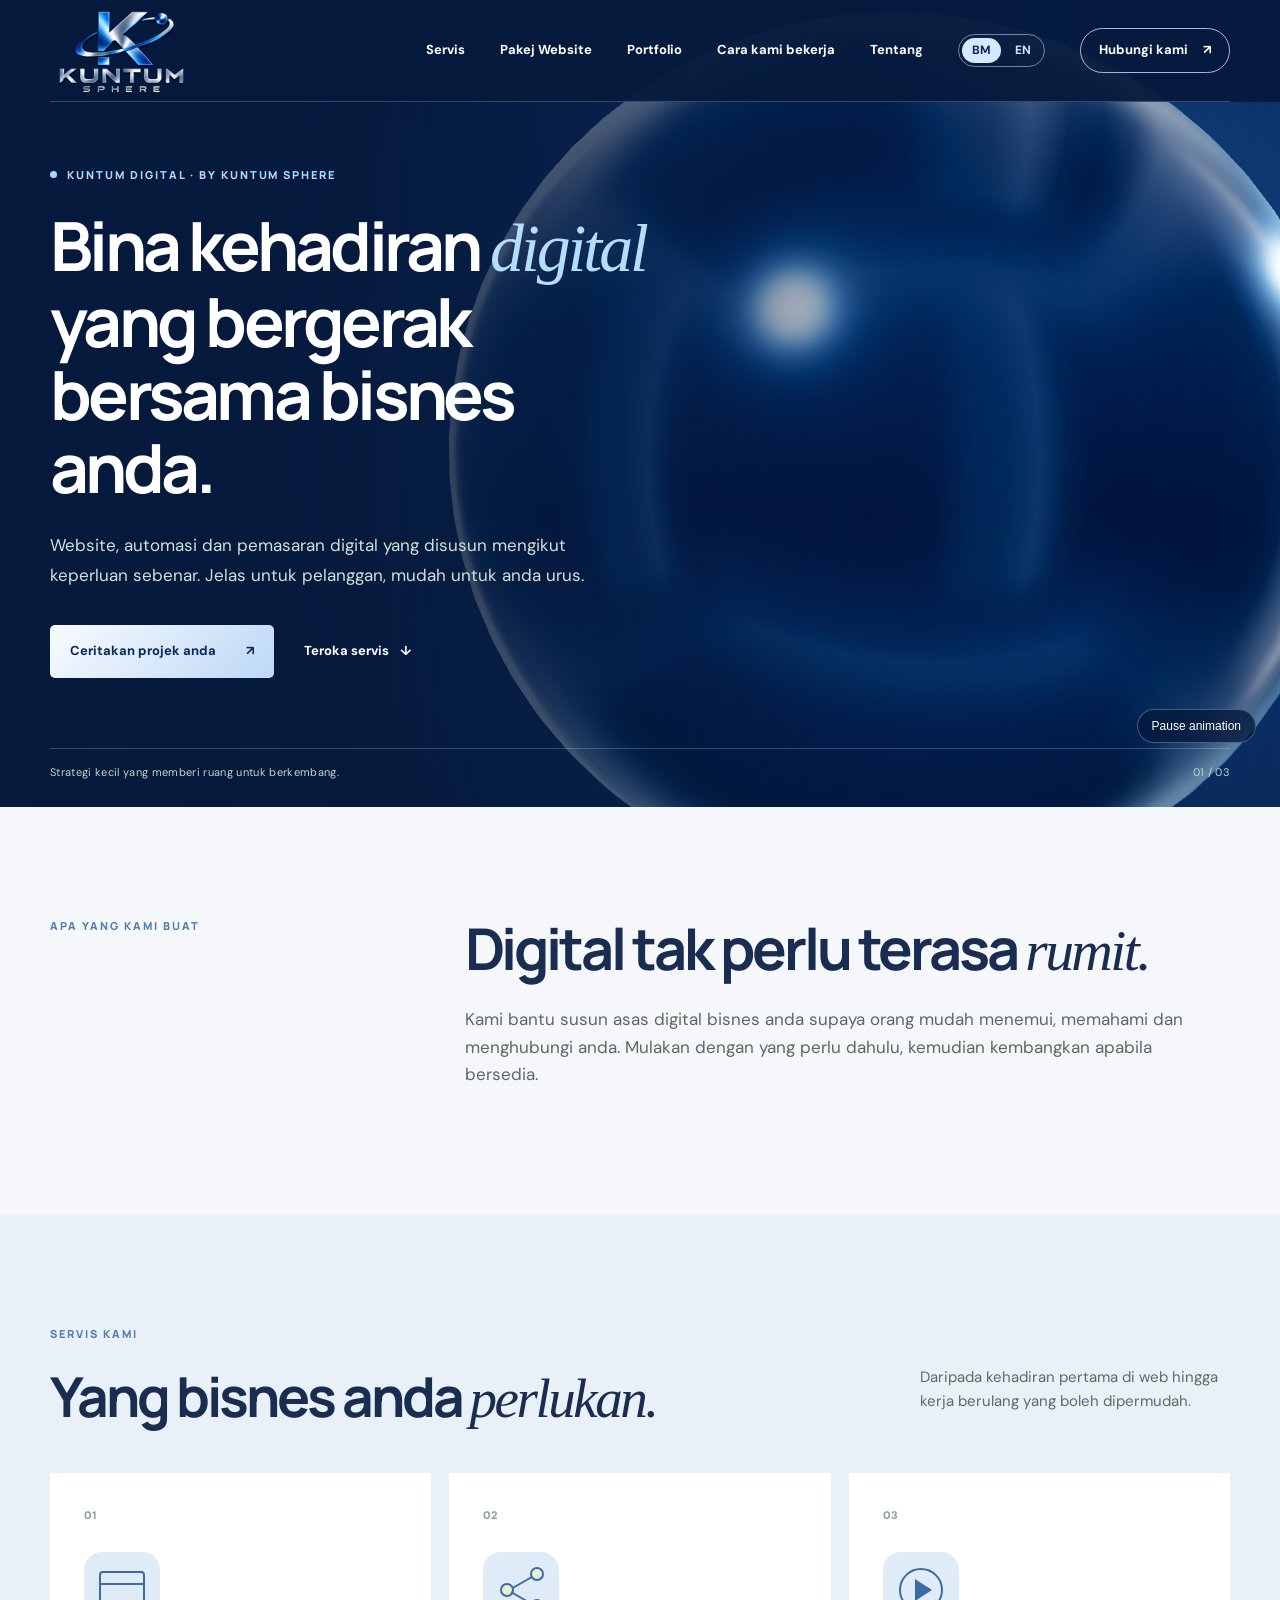
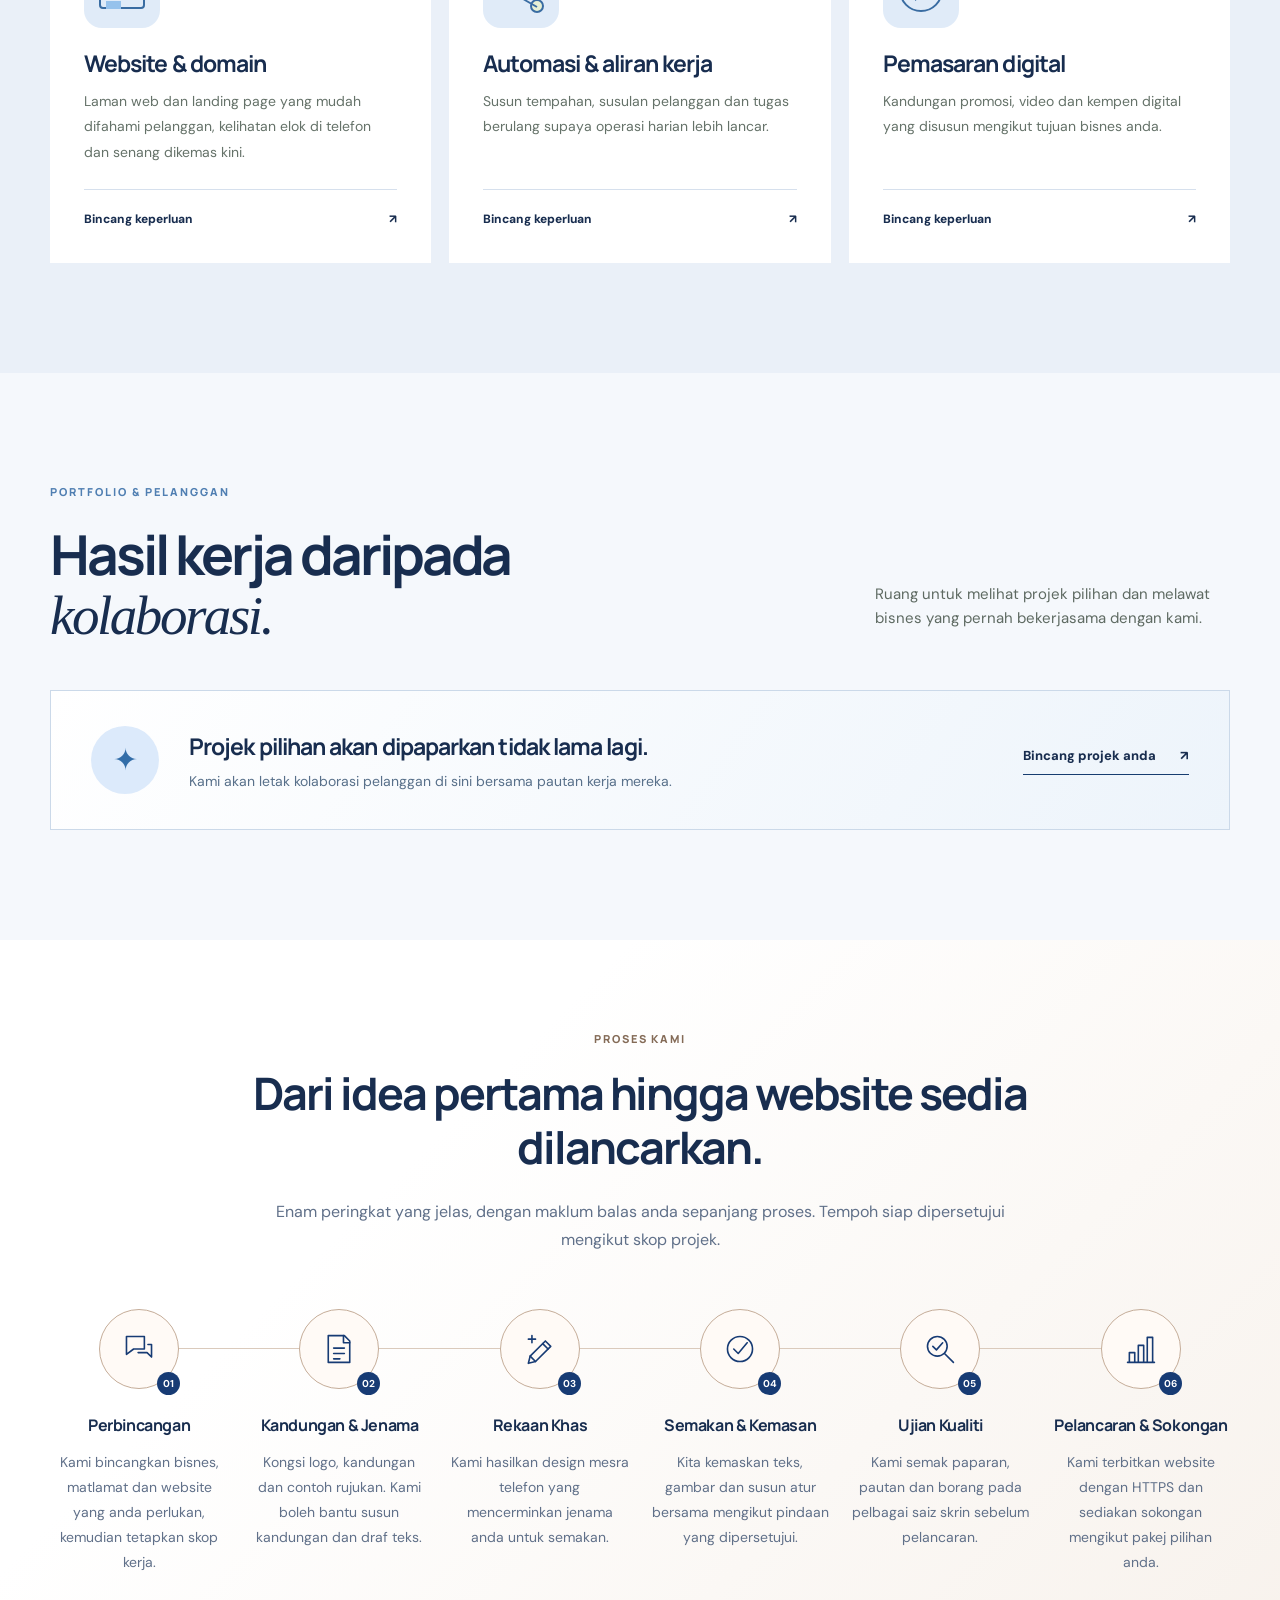
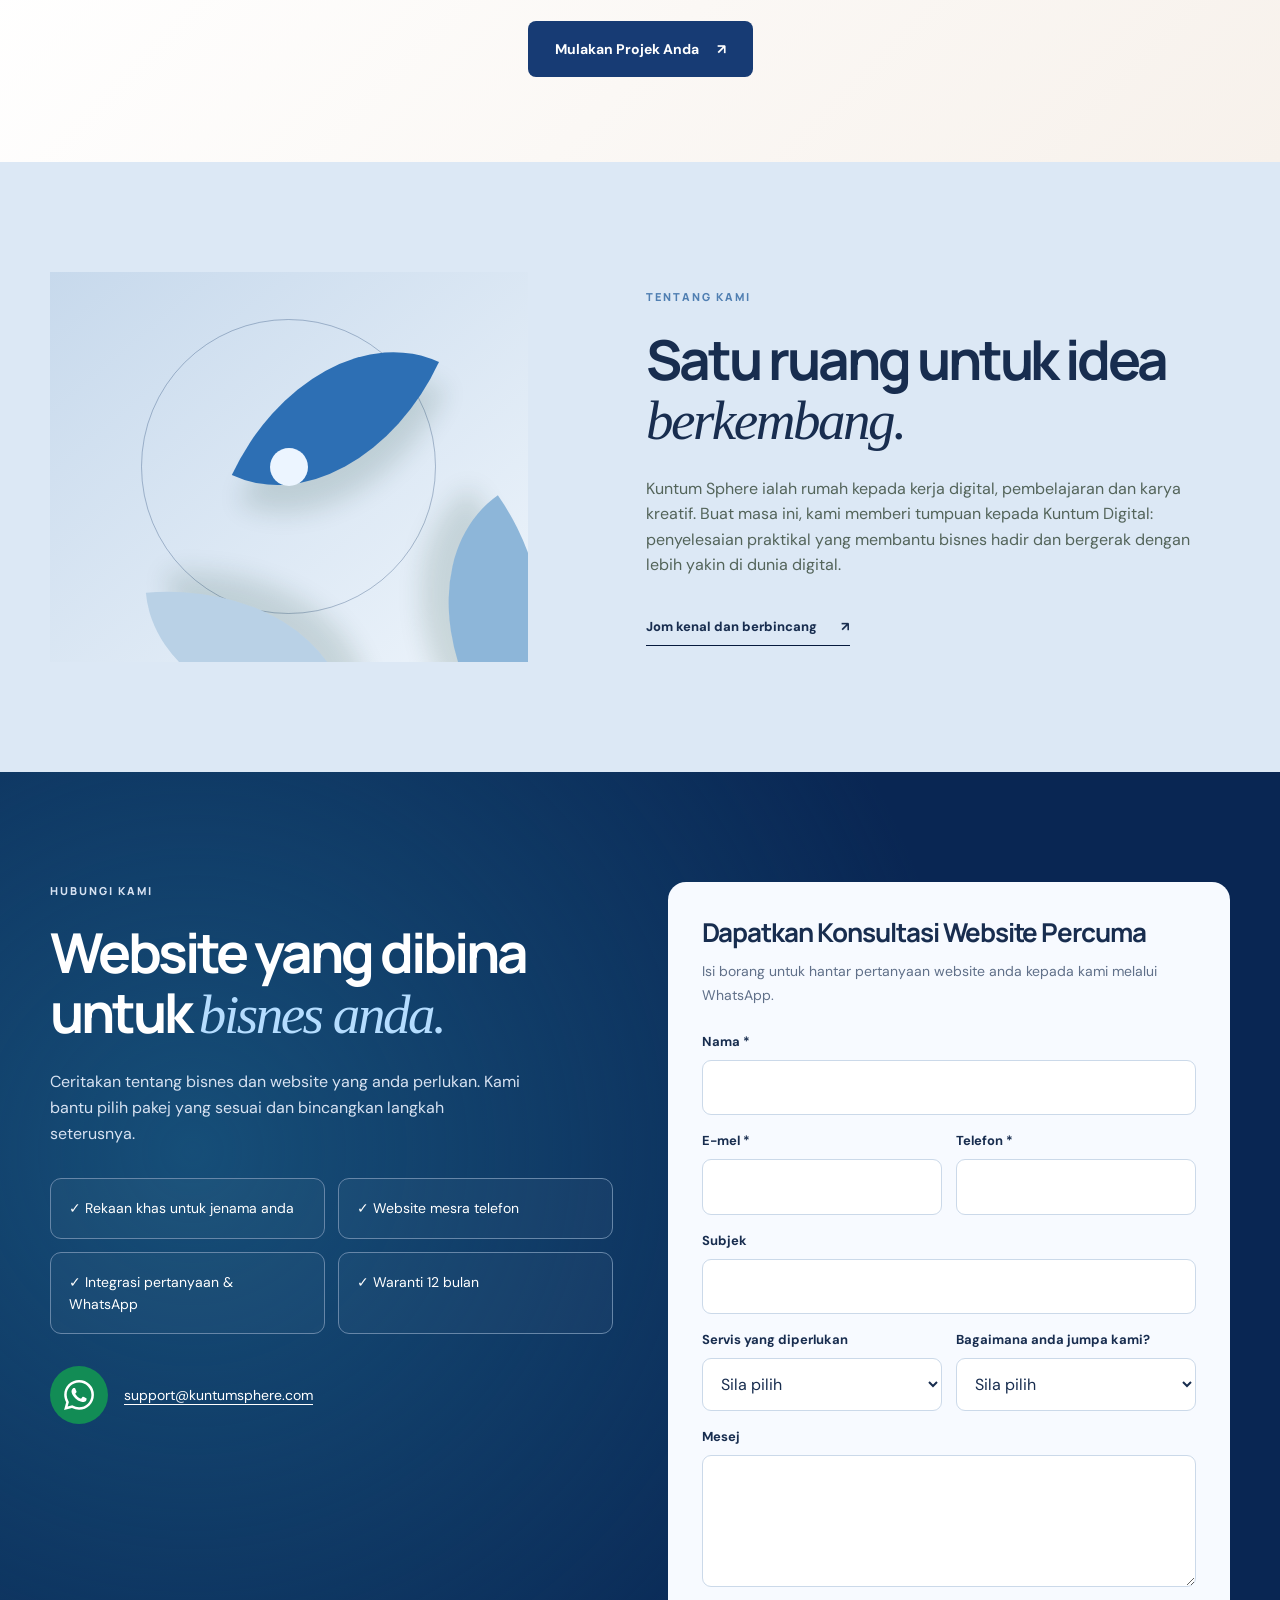
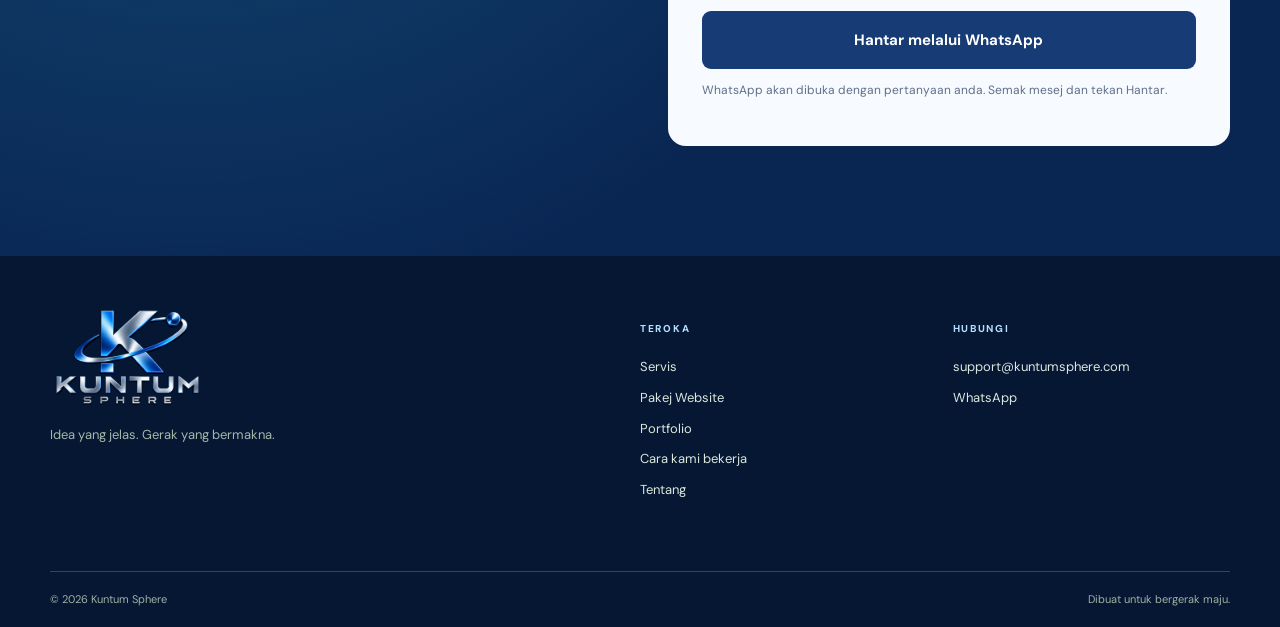
<file: bm.html>
<!doctype html>
<html lang="ms">
  <head>
    <meta charset="utf-8" />
    <meta name="viewport" content="width=device-width, initial-scale=1" />
    <meta name="theme-color" content="#061a3d" />
    <meta name="description" content="Kuntum Sphere membantu bisnes membina laman web, menyusun automasi dan menghasilkan pemasaran digital yang jelas dan mudah diurus." />
    <meta property="og:title" content="Kuntum Sphere — Bina kehadiran digital" />
    <meta property="og:description" content="Website, automasi dan pemasaran digital yang disusun mengikut keperluan bisnes anda." />
    <meta property="og:type" content="website" />
    <link rel="canonical" href="https://www.kuntumsphere.com/bm.html" />
    <link rel="alternate" hreflang="en" href="https://www.kuntumsphere.com/" />
    <link rel="alternate" hreflang="ms" href="https://www.kuntumsphere.com/bm.html" />
    <link rel="icon" href="favicon.svg" type="image/svg+xml" />
    <link rel="stylesheet" href="styles.css" />
    <link rel="stylesheet" href="theme.css" />
    <link rel="stylesheet" href="bilingual.css" />
    <title>Kuntum Sphere — Bina kehadiran digital</title>
  <link rel="stylesheet" href="contact-form.css"><link rel="stylesheet" href="process.css?v=20261008"><link rel="stylesheet" href="sphere-3d.css?v=20261009"></head>
  <body>
    <a class="skip-link" href="#utama">Langkau ke kandungan</a>
    <header class="site-header">
      <div class="container header-inner">
        <a class="brand" href="#atas" aria-label="Kuntum Sphere, kembali ke atas">
          <img class="logo-image" src="kuntum-logo.png" alt="Kuntum Sphere" />
        </a>
        <button class="menu-toggle" type="button" aria-expanded="false" aria-controls="nav-utama" aria-label="Buka menu">
          <span></span><span></span><span></span>
        </button>
        <nav class="nav" id="nav-utama" aria-label="Navigasi utama">
          <a href="#servis">Servis</a>
          <a href="packages/bm.html">Pakej Website</a>
          <a href="#portfolio">Portfolio</a>
          <a href="#cara-kerja">Cara kami bekerja</a>
          <a href="#tentang">Tentang</a>
          <div class="lang-switch" aria-label="Pilih bahasa"><a href="bm.html" lang="ms" aria-current="page">BM</a><a href="index.html" lang="en">EN</a></div>
          <a class="nav-cta" href="#hubungi">Hubungi kami <span aria-hidden="true">↗</span></a>
        </nav>
      </div>
    </header>

    <main id="utama">
      <section class="hero" id="atas"><div class="hero-globe-3d" aria-hidden="true"></div><button type="button" class="sphere-3d-pause" aria-pressed="false">Pause animation</button>
        <div class="container hero-grid">
          <div class="hero-copy">
            <p class="eyebrow"><span class="eyebrow-dot"></span> KUNTUM DIGITAL · BY KUNTUM SPHERE</p>
            <h1>Bina kehadiran <em>digital</em> yang bergerak bersama bisnes anda.</h1>
            <p class="hero-lead">Website, automasi dan pemasaran digital yang disusun mengikut keperluan sebenar. Jelas untuk pelanggan, mudah untuk anda urus.</p>
            <div class="hero-actions">
              <a class="button button-light" href="#hubungi">Ceritakan projek anda <span aria-hidden="true">↗</span></a>
              <a class="text-link" href="#servis">Teroka servis <span aria-hidden="true">↓</span></a>
            </div>
          </div>
          <div class="hero-animation-space" aria-hidden="true"></div>
        </div>
        <div class="container hero-foot"><span>Strategi kecil yang memberi ruang untuk berkembang.</span><span>01 / 03</span></div>
      </section>

      <section class="intro section-pad">
        <div class="container intro-grid">
          <p class="section-kicker">APA YANG KAMI BUAT</p>
          <div><h2>Digital tak perlu terasa <em>rumit.</em></h2><p>Kami bantu susun asas digital bisnes anda supaya orang mudah menemui, memahami dan menghubungi anda. Mulakan dengan yang perlu dahulu, kemudian kembangkan apabila bersedia.</p></div>
        </div>
      </section>

      <section class="services section-pad" id="servis">
        <div class="container">
          <div class="section-heading"><div><p class="section-kicker">SERVIS KAMI</p><h2>Yang bisnes anda <em>perlukan.</em></h2></div><p>Daripada kehadiran pertama di web hingga kerja berulang yang boleh dipermudah.</p></div>
          <div class="service-grid">
            <article class="service-card"><span class="service-num">01</span><div class="service-symbol symbol-web" aria-hidden="true"><i></i><i></i><i></i></div><h3>Website & domain</h3><p>Laman web dan landing page yang mudah difahami pelanggan, kelihatan elok di telefon dan senang dikemas kini.</p><a href="packages/bm.html" aria-label="Tanya tentang website dan domain">Bincang keperluan <span aria-hidden="true">↗</span></a></article>
            <article class="service-card"><span class="service-num">02</span><div class="service-symbol symbol-flow" aria-hidden="true"><i></i><i></i><i></i></div><h3>Automasi & aliran kerja</h3><p>Susun tempahan, susulan pelanggan dan tugas berulang supaya operasi harian lebih lancar.</p><a href="#hubungi" aria-label="Tanya tentang automasi">Bincang keperluan <span aria-hidden="true">↗</span></a></article>
            <article class="service-card"><span class="service-num">03</span><div class="service-symbol symbol-media" aria-hidden="true"><i></i><i></i></div><h3>Pemasaran digital</h3><p>Kandungan promosi, video dan kempen digital yang disusun mengikut tujuan bisnes anda.</p><a href="#hubungi" aria-label="Tanya tentang pemasaran digital">Bincang keperluan <span aria-hidden="true">↗</span></a></article>
          </div>
        </div>
      </section>

      <section class="portfolio section-pad" id="portfolio">
        <div class="container">
          <div class="section-heading"><div><p class="section-kicker">PORTFOLIO & PELANGGAN</p><h2>Hasil kerja daripada <em>kolaborasi.</em></h2></div><p>Ruang untuk melihat projek pilihan dan melawat bisnes yang pernah bekerjasama dengan kami.</p></div>
          <div class="portfolio-placeholder">
            <div class="portfolio-mark" aria-hidden="true">✦</div>
            <div><h3>Projek pilihan akan dipaparkan tidak lama lagi.</h3><p>Kami akan letak kolaborasi pelanggan di sini bersama pautan kerja mereka.</p></div>
            <a class="underlined-link" href="#hubungi">Bincang projek anda <span aria-hidden="true">↗</span></a>
          </div>
        </div>
      </section>

      <section class="process process-six section-pad" id="cara-kerja"><div class="container"><div class="process-six-heading"><p class="section-kicker">PROSES KAMI</p><h2>Dari idea pertama hingga website sedia dilancarkan.</h2><p class="process-six-intro">Enam peringkat yang jelas, dengan maklum balas anda sepanjang proses. Tempoh siap dipersetujui mengikut skop projek.</p></div><ol class="process-stages"><li><div class="process-icon" aria-hidden="true"><svg viewBox="0 0 38 38" fill="none" stroke="currentColor" stroke-width="1.8" stroke-linecap="round" stroke-linejoin="round"><path d="M5 5h20v14H13l-8 6V5Z"/><path d="M18 23h10l5 5V14h-4"/></svg><span class="process-step-number">01</span></div><h3>Perbincangan</h3><p>Kami bincangkan bisnes, matlamat dan website yang anda perlukan, kemudian tetapkan skop kerja.</p></li><li><div class="process-icon" aria-hidden="true"><svg viewBox="0 0 38 38" fill="none" stroke="currentColor" stroke-width="1.8" stroke-linecap="round" stroke-linejoin="round"><path d="M10 4h15l6 6v24H7V4h3Z"/><path d="M24 4v8h7M13 18h12M13 24h12M13 30h7"/></svg><span class="process-step-number">02</span></div><h3>Kandungan & Jenama</h3><p>Kongsi logo, kandungan dan contoh rujukan. Kami boleh bantu susun kandungan dan draf teks.</p></li><li><div class="process-icon" aria-hidden="true"><svg viewBox="0 0 38 38" fill="none" stroke="currentColor" stroke-width="1.8" stroke-linecap="round" stroke-linejoin="round"><path d="m8 27 17-17 6 6-17 17-8 2 2-8Z"/><path d="m22 13 6 6M8 27l6 6M6 8h8M10 4v8"/></svg><span class="process-step-number">03</span></div><h3>Rekaan Khas</h3><p>Kami hasilkan design mesra telefon yang mencerminkan jenama anda untuk semakan.</p></li><li><div class="process-icon" aria-hidden="true"><svg viewBox="0 0 38 38" fill="none" stroke="currentColor" stroke-width="1.8" stroke-linecap="round" stroke-linejoin="round"><circle cx="19" cy="19" r="14"/><path d="m12 19 5 5 10-12"/></svg><span class="process-step-number">04</span></div><h3>Semakan & Kemasan</h3><p>Kita kemaskan teks, gambar dan susun atur bersama mengikut pindaan yang dipersetujui.</p></li><li><div class="process-icon" aria-hidden="true"><svg viewBox="0 0 38 38" fill="none" stroke="currentColor" stroke-width="1.8" stroke-linecap="round" stroke-linejoin="round"><circle cx="16" cy="16" r="11"/><path d="m24 24 10 10M11 16l4 4 7-8"/></svg><span class="process-step-number">05</span></div><h3>Ujian Kualiti</h3><p>Kami semak paparan, pautan dan borang pada pelbagai saiz skrin sebelum pelancaran.</p></li><li><div class="process-icon" aria-hidden="true"><svg viewBox="0 0 38 38" fill="none" stroke="currentColor" stroke-width="1.8" stroke-linecap="round" stroke-linejoin="round"><path d="M6 34V23h6v11M16 34V15h6v19M26 34V6h6v28M4 34h30"/></svg><span class="process-step-number">06</span></div><h3>Pelancaran & Sokongan</h3><p>Kami terbitkan website dengan HTTPS dan sediakan sokongan mengikut pakej pilihan anda.</p></li></ol><div class="process-six-action"><a class="process-start" href="#hubungi">Mulakan Projek Anda<span aria-hidden="true"> ↗</span></a></div></div></section>

      <section class="about section-pad" id="tentang"><div class="container about-grid"><div class="about-art" aria-hidden="true"><span class="about-ring"></span><span class="about-petal p1"></span><span class="about-petal p2"></span><span class="about-petal p3"></span><span class="about-center"></span></div><div><p class="section-kicker">TENTANG KAMI</p><h2>Satu ruang untuk idea <em>berkembang.</em></h2><p>Kuntum Sphere ialah rumah kepada kerja digital, pembelajaran dan karya kreatif. Buat masa ini, kami memberi tumpuan kepada Kuntum Digital: penyelesaian praktikal yang membantu bisnes hadir dan bergerak dengan lebih yakin di dunia digital.</p><a class="underlined-link" href="#hubungi">Jom kenal dan berbincang <span aria-hidden="true">↗</span></a></div></div></section>

      <section class="contact consultation section-pad" id="hubungi"><div class="container contact-grid"><div><p class="section-kicker">HUBUNGI KAMI</p><h2>Website yang dibina untuk <em>bisnes anda.</em></h2><p>Ceritakan tentang bisnes dan website yang anda perlukan. Kami bantu pilih pakej yang sesuai dan bincangkan langkah seterusnya.</p><div class="consultation-benefits"><span>✓ Rekaan khas untuk jenama anda</span><span>✓ Website mesra telefon</span><span>✓ Integrasi pertanyaan & WhatsApp</span><span>✓ Waranti 12 bulan</span></div><div class="consultation-links"><a class="whatsapp-logo-link" href="https://wa.me/60168693308" target="_blank" rel="noopener noreferrer" aria-label="Hubungi Kuntum Sphere melalui WhatsApp"><img src="assets/whatsapp.svg" alt="WhatsApp" width="30" height="30"></a><a href="mailto:support@kuntumsphere.com">support@kuntumsphere.com</a></div></div><div class="contact-card"><h3>Dapatkan Konsultasi Website Percuma</h3><p>Isi borang untuk hantar pertanyaan website anda kepada kami melalui WhatsApp.</p><form class="website-enquiry"><div class="form-field"><label for="enquiry-name">Nama *</label><input id="enquiry-name" name="name" type="text" required autocomplete="name" maxlength="80"></div><div class="form-row"><div class="form-field"><label for="enquiry-email">E-mel *</label><input id="enquiry-email" name="email" type="email" required autocomplete="email" maxlength="160"></div><div class="form-field"><label for="enquiry-phone">Telefon *</label><input id="enquiry-phone" name="phone" type="tel" required autocomplete="tel" maxlength="80"></div></div><div class="form-field"><label for="enquiry-subject">Subjek</label><input id="enquiry-subject" name="subject" type="text"  autocomplete="off" maxlength="160"></div><div class="form-row"><div class="form-field"><label for="enquiry-service">Servis yang diperlukan</label><select id="enquiry-service" name="service"><option value="">Sila pilih</option><option>Landing Page</option><option>Corporate Website</option><option>E-Commerce Website</option><option>Automasi dan aliran kerja</option><option>Pemasaran digital</option><option>Lain-lain</option></select></div><div class="form-field"><label for="enquiry-source">Bagaimana anda jumpa kami?</label><select id="enquiry-source" name="source"><option value="">Sila pilih</option><option>Threads</option><option>Instagram</option><option>Facebook</option><option>Google</option><option>Cadangan kenalan</option><option>Lain-lain</option></select></div></div><div class="form-field"><label for="enquiry-message">Mesej</label><textarea id="enquiry-message" name="message" rows="4" maxlength="2000"></textarea></div><button class="form-submit" type="submit">Hantar melalui WhatsApp</button><p class="form-help">WhatsApp akan dibuka dengan pertanyaan anda. Semak mesej dan tekan Hantar.</p><p class="form-status" role="status" aria-live="polite"></p></form></div></div></section>
    </main>

    <footer class="site-footer"><div class="container footer-grid"><div><a class="footer-brand" href="#atas"><img class="footer-logo" src="kuntum-logo.png" alt="Kuntum Sphere" /></a><p>Idea yang jelas. Gerak yang bermakna.</p></div><div><span class="footer-label">TEROKA</span><a href="#servis">Servis</a><a href="packages/bm.html">Pakej Website</a><a href="#portfolio">Portfolio</a><a href="#cara-kerja">Cara kami bekerja</a><a href="#tentang">Tentang</a></div><div><span class="footer-label">HUBUNGI</span><a href="mailto:support@kuntumsphere.com">support@kuntumsphere.com</a><a href="https://wa.me/60168693308" target="_blank" rel="noopener noreferrer">WhatsApp</a></div></div><div class="container footer-bottom"><span>© <span id="year">2026</span> Kuntum Sphere</span><span>Dibuat untuk bergerak maju.</span></div></footer>
    <script src="script.js" defer></script>
  <script type="module" src="sphere-3d.js?v=20261009"></script></body>
</html>
</file>
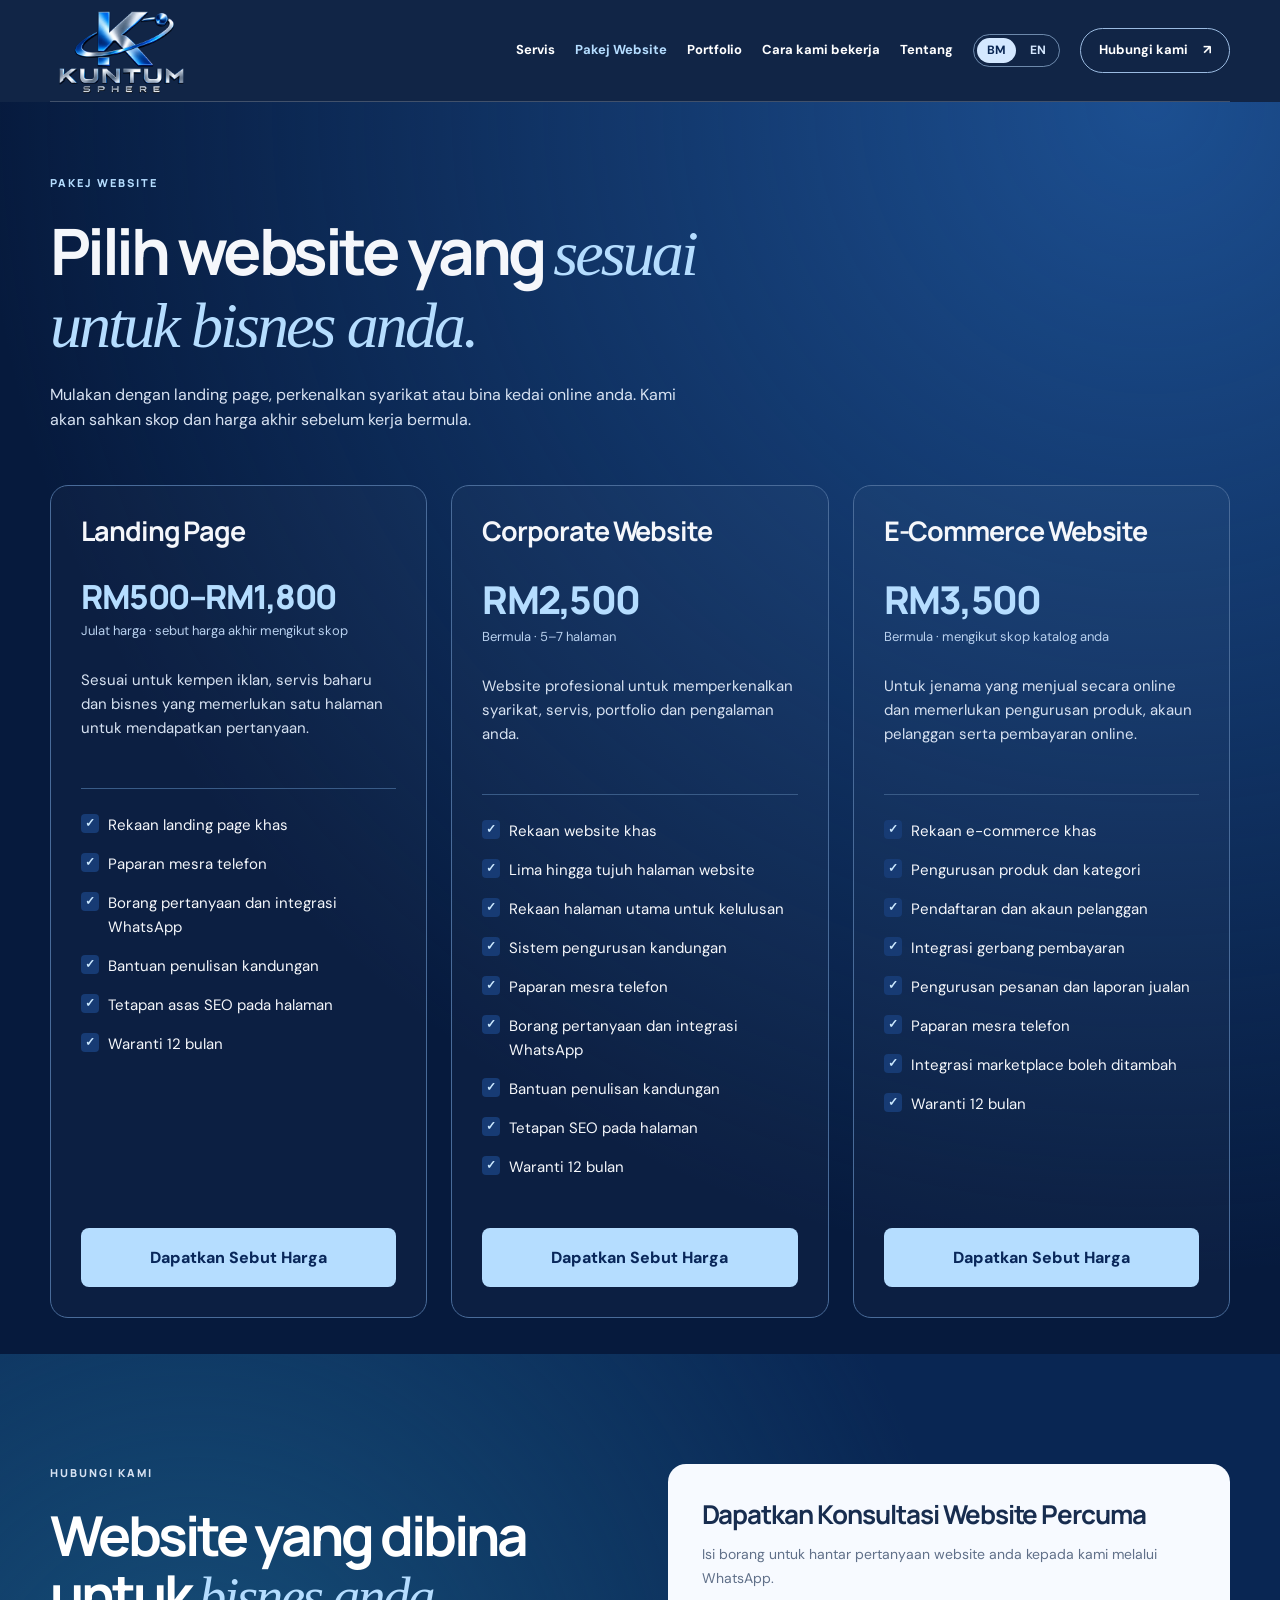
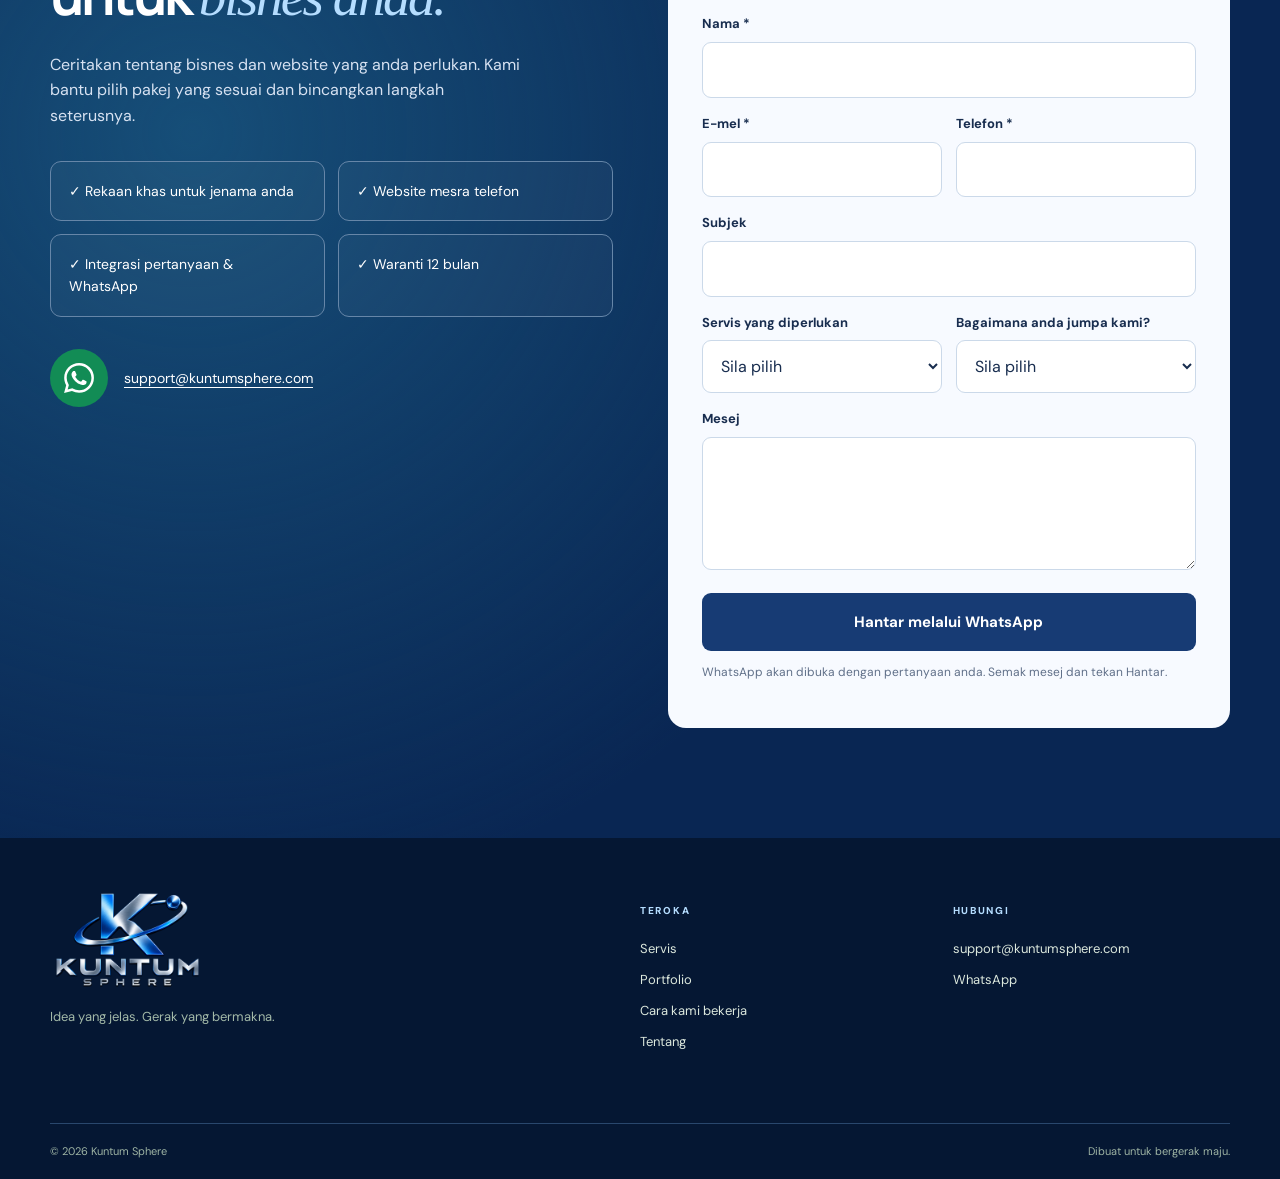
<file: packages/bm.html>
<!doctype html><html lang="ms"><head><meta charset="utf-8"><meta name="viewport" content="width=device-width, initial-scale=1"><meta name="theme-color" content="#061a3d"><meta name="description" content="Kuntum Sphere website packages: landing pages RM500–RM1,800, corporate websites from RM2,500 and e-commerce from RM3,500."><title>Pakej Website | Kuntum Sphere</title><link rel="canonical" href="https://www.kuntumsphere.com/packages/bm.html"><link rel="alternate" hreflang="en" href="https://www.kuntumsphere.com/packages/"><link rel="alternate" hreflang="ms" href="https://www.kuntumsphere.com/packages/bm.html"><link rel="icon" href="../favicon.svg" type="image/svg+xml"><link rel="stylesheet" href="../styles.css"><link rel="stylesheet" href="../theme.css"><link rel="stylesheet" href="../bilingual.css"><link rel="stylesheet" href="packages.css"><link rel="stylesheet" href="../contact-form.css"></head><body><a class="skip-link" href="#utama">Langkau ke kandungan</a><header class="site-header">
      <div class="container header-inner">
        <a class="brand" href="../bm.html#atas" aria-label="Kuntum Sphere, kembali ke atas">
          <img class="logo-image" src="../kuntum-logo.png" alt="Kuntum Sphere" />
        </a>
        <button class="menu-toggle" type="button" aria-expanded="false" aria-controls="nav-utama" aria-label="Buka menu">
          <span></span><span></span><span></span>
        </button>
        <nav class="nav" id="nav-utama" aria-label="Navigasi utama">
          <a href="../bm.html#servis">Servis</a>
          <a href="bm.html" aria-current="page">Pakej Website</a>
          <a href="../bm.html#portfolio">Portfolio</a>
          <a href="../bm.html#cara-kerja">Cara kami bekerja</a>
          <a href="../bm.html#tentang">Tentang</a>
          <div class="lang-switch" aria-label="Pilih bahasa"><a href="bm.html" lang="ms" aria-current="page">BM</a><a href="index.html" lang="en">EN</a></div>
          <a class="nav-cta" href="#hubungi">Hubungi kami <span aria-hidden="true">↗</span></a>
        </nav>
      </div>
    </header><main id="utama" class="packages-page"><div class="container"><section class="packages-intro"><p class="section-kicker">PAKEJ WEBSITE</p><h1>Pilih website yang <em>sesuai untuk bisnes anda.</em></h1><p>Mulakan dengan landing page, perkenalkan syarikat atau bina kedai online anda. Kami akan sahkan skop dan harga akhir sebelum kerja bermula.</p></section><section class="package-grid" aria-label="Pakej Website"><article class="package-card"><h2>Landing Page</h2><p class="package-price package-range">RM500–RM1,800</p><p class="price-label">Julat harga · sebut harga akhir mengikut skop</p><p class="package-description">Sesuai untuk kempen iklan, servis baharu dan bisnes yang memerlukan satu halaman untuk mendapatkan pertanyaan.</p><ul class="package-features"><li>Rekaan landing page khas</li><li>Paparan mesra telefon</li><li>Borang pertanyaan dan integrasi WhatsApp</li><li>Bantuan penulisan kandungan</li><li>Tetapan asas SEO pada halaman</li><li>Waranti 12 bulan</li></ul><a class="quotation-button" href="https://wa.me/60168693308?text=Hai%20Kuntum%20Sphere%2C%20saya%20ingin%20mendapatkan%20sebut%20harga%20untuk%20pakej%20Landing%20Page." target="_blank" rel="noopener noreferrer">Dapatkan Sebut Harga</a></article><article class="package-card"><h2>Corporate Website</h2><p class="package-price ">RM2,500</p><p class="price-label">Bermula · 5–7 halaman</p><p class="package-description">Website profesional untuk memperkenalkan syarikat, servis, portfolio dan pengalaman anda.</p><ul class="package-features"><li>Rekaan website khas</li><li>Lima hingga tujuh halaman website</li><li>Rekaan halaman utama untuk kelulusan</li><li>Sistem pengurusan kandungan</li><li>Paparan mesra telefon</li><li>Borang pertanyaan dan integrasi WhatsApp</li><li>Bantuan penulisan kandungan</li><li>Tetapan SEO pada halaman</li><li>Waranti 12 bulan</li></ul><a class="quotation-button" href="https://wa.me/60168693308?text=Hai%20Kuntum%20Sphere%2C%20saya%20ingin%20mendapatkan%20sebut%20harga%20untuk%20pakej%20Corporate%20Website." target="_blank" rel="noopener noreferrer">Dapatkan Sebut Harga</a></article><article class="package-card"><h2>E-Commerce Website</h2><p class="package-price ">RM3,500</p><p class="price-label">Bermula · mengikut skop katalog anda</p><p class="package-description">Untuk jenama yang menjual secara online dan memerlukan pengurusan produk, akaun pelanggan serta pembayaran online.</p><ul class="package-features"><li>Rekaan e-commerce khas</li><li>Pengurusan produk dan kategori</li><li>Pendaftaran dan akaun pelanggan</li><li>Integrasi gerbang pembayaran</li><li>Pengurusan pesanan dan laporan jualan</li><li>Paparan mesra telefon</li><li>Integrasi marketplace boleh ditambah</li><li>Waranti 12 bulan</li></ul><a class="quotation-button" href="https://wa.me/60168693308?text=Hai%20Kuntum%20Sphere%2C%20saya%20ingin%20mendapatkan%20sebut%20harga%20untuk%20pakej%20E-Commerce%20Website." target="_blank" rel="noopener noreferrer">Dapatkan Sebut Harga</a></article></section></div><section class="contact consultation section-pad" id="hubungi"><div class="container contact-grid"><div><p class="section-kicker">HUBUNGI KAMI</p><h2>Website yang dibina untuk <em>bisnes anda.</em></h2><p>Ceritakan tentang bisnes dan website yang anda perlukan. Kami bantu pilih pakej yang sesuai dan bincangkan langkah seterusnya.</p><div class="consultation-benefits"><span>✓ Rekaan khas untuk jenama anda</span><span>✓ Website mesra telefon</span><span>✓ Integrasi pertanyaan & WhatsApp</span><span>✓ Waranti 12 bulan</span></div><div class="consultation-links"><a class="whatsapp-logo-link" href="https://wa.me/60168693308" target="_blank" rel="noopener noreferrer" aria-label="Hubungi Kuntum Sphere melalui WhatsApp"><img src="../assets/whatsapp.svg" alt="WhatsApp" width="30" height="30"></a><a href="mailto:support@kuntumsphere.com">support@kuntumsphere.com</a></div></div><div class="contact-card"><h3>Dapatkan Konsultasi Website Percuma</h3><p>Isi borang untuk hantar pertanyaan website anda kepada kami melalui WhatsApp.</p><form class="website-enquiry"><div class="form-field"><label for="enquiry-name">Nama *</label><input id="enquiry-name" name="name" type="text" required autocomplete="name" maxlength="80"></div><div class="form-row"><div class="form-field"><label for="enquiry-email">E-mel *</label><input id="enquiry-email" name="email" type="email" required autocomplete="email" maxlength="160"></div><div class="form-field"><label for="enquiry-phone">Telefon *</label><input id="enquiry-phone" name="phone" type="tel" required autocomplete="tel" maxlength="80"></div></div><div class="form-field"><label for="enquiry-subject">Subjek</label><input id="enquiry-subject" name="subject" type="text"  autocomplete="off" maxlength="160"></div><div class="form-row"><div class="form-field"><label for="enquiry-service">Servis yang diperlukan</label><select id="enquiry-service" name="service"><option value="">Sila pilih</option><option>Landing Page</option><option>Corporate Website</option><option>E-Commerce Website</option><option>Automasi dan aliran kerja</option><option>Pemasaran digital</option><option>Lain-lain</option></select></div><div class="form-field"><label for="enquiry-source">Bagaimana anda jumpa kami?</label><select id="enquiry-source" name="source"><option value="">Sila pilih</option><option>Threads</option><option>Instagram</option><option>Facebook</option><option>Google</option><option>Cadangan kenalan</option><option>Lain-lain</option></select></div></div><div class="form-field"><label for="enquiry-message">Mesej</label><textarea id="enquiry-message" name="message" rows="4" maxlength="2000"></textarea></div><button class="form-submit" type="submit">Hantar melalui WhatsApp</button><p class="form-help">WhatsApp akan dibuka dengan pertanyaan anda. Semak mesej dan tekan Hantar.</p><p class="form-status" role="status" aria-live="polite"></p></form></div></div></section></main><footer class="site-footer"><div class="container footer-grid"><div><a class="footer-brand" href="../bm.html#atas"><img class="footer-logo" src="../kuntum-logo.png" alt="Kuntum Sphere" /></a><p>Idea yang jelas. Gerak yang bermakna.</p></div><div><span class="footer-label">TEROKA</span><a href="../bm.html#servis">Servis</a><a href="../bm.html#portfolio">Portfolio</a><a href="../bm.html#cara-kerja">Cara kami bekerja</a><a href="../bm.html#tentang">Tentang</a></div><div><span class="footer-label">HUBUNGI</span><a href="mailto:support@kuntumsphere.com">support@kuntumsphere.com</a><a href="https://wa.me/60168693308" target="_blank" rel="noopener noreferrer">WhatsApp</a></div></div><div class="container footer-bottom"><span>© <span id="year">2026</span> Kuntum Sphere</span><span>Dibuat untuk bergerak maju.</span></div></footer><script src="../script.js" defer></script></body></html>
</file>
<file: styles.css>
@import url('https://fonts.googleapis.com/css2?family=DM+Sans:wght@400;500;600;700&family=Manrope:wght@400;500;600;700;800&display=swap');
:root{--forest:#173d35;--deep:#103229;--cream:#f7f6ef;--ink:#172c27;--mint:#d6e8c3;--lime:#d6ed8a;--line:#d8ded4;--muted:#63716a;--serif:Georgia,'Times New Roman',serif}*{box-sizing:border-box}html{scroll-behavior:smooth}body{margin:0;background:var(--cream);color:var(--ink);font-family:'DM Sans',Arial,sans-serif;line-height:1.6}button,a{font:inherit}a{color:inherit;text-decoration:none}button{cursor:pointer}.container{width:min(100% - 48px,1180px);margin-inline:auto}.skip-link{position:absolute;left:16px;top:-60px;padding:8px 14px;background:#fff;z-index:20}.skip-link:focus{top:12px}.site-header{position:absolute;z-index:10;width:100%;color:#fff}.header-inner{display:flex;align-items:center;justify-content:space-between;min-height:96px;border-bottom:1px solid rgba(255,255,255,.2)}.brand{display:flex;align-items:center;gap:13px;line-height:1}.brand-name{font-family:Manrope,sans-serif;font-size:22px;font-weight:800;letter-spacing:-1.5px}.brand-name>span{font-weight:400}.brand-name small{display:block;margin-top:6px;font-size:7px;letter-spacing:3px;font-weight:700}.brand-mark{width:34px;height:34px;position:relative;display:block}.brand-mark span{position:absolute;width:16px;height:16px;border:2px solid var(--lime);border-radius:100% 0 100% 0;left:9px;top:9px;transform-origin:8px 8px}.brand-mark span:nth-child(2){transform:rotate(90deg)}.brand-mark span:nth-child(3){transform:rotate(180deg)}.brand-mark span:nth-child(4){transform:rotate(270deg)}.nav{display:flex;align-items:center;gap:35px;font-size:13px;font-weight:700}.nav>a:not(.nav-cta):hover,.text-link:hover{color:var(--lime)}.nav-cta{border:1px solid rgba(255,255,255,.55);padding:11px 18px;border-radius:100px}.nav-cta:hover{background:#fff;color:var(--deep)}.nav-cta span{margin-left:12px}.menu-toggle{display:none;border:0;background:none;padding:10px}.menu-toggle span{display:block;width:24px;height:2px;background:#fff;margin:5px 0}.hero{background:var(--deep);color:#fff;overflow:hidden}.hero-grid{min-height:710px;display:grid;grid-template-columns:1.05fr .95fr;align-items:center;gap:40px;padding-top:96px}.hero-copy{position:relative;z-index:2;padding:70px 0}.eyebrow,.section-kicker{font-family:Manrope,sans-serif;font-size:11px;letter-spacing:.18em;font-weight:800}.eyebrow{display:flex;align-items:center;gap:10px;color:var(--lime);margin:0 0 25px}.eyebrow-dot{width:7px;height:7px;background:var(--lime);border-radius:50%}h1,h2,h3,p{margin-top:0}h1,h2{font-family:Manrope,sans-serif;letter-spacing:-.055em;line-height:1.08}h1{font-size:clamp(48px,5.3vw,78px);max-width:730px;margin-bottom:25px;font-weight:700}h1 em,h2 em{font-family:var(--serif);font-weight:400;letter-spacing:-.045em}h1 em{color:var(--lime)}.hero-lead{max-width:540px;color:#d5e0d5;font-size:17px;line-height:1.8}.hero-actions{display:flex;align-items:center;gap:30px;margin-top:34px}.button{display:inline-flex;align-items:center;justify-content:space-between;gap:30px;padding:16px 20px;border-radius:5px;font-weight:700;font-size:13px}.button-light{background:var(--lime);color:var(--deep)}.button-light:hover{background:#f0ffb2}.text-link{font-size:13px;font-weight:700}.text-link span{margin-left:8px}.hero-art{height:560px;position:relative;display:grid;place-items:center}.art-orbit{position:absolute;border:1px solid rgba(214,237,138,.25);border-radius:50%;width:500px;height:500px}.orbit-two{width:365px;height:365px}.art-disc{width:330px;height:330px;border-radius:50%;background:radial-gradient(circle at 30% 24%,#f6f4dd 0%,#d7dbb7 39%,#719b83 70%,#275a4c 100%);box-shadow:45px 60px 95px rgba(0,0,0,.33),inset -20px -24px 50px #2e6052;transform:rotate(-16deg);position:relative}.disc-inner{position:absolute;inset:39px;border:1px solid rgba(255,255,255,.5);border-radius:50%;box-shadow:inset 0 0 70px rgba(255,255,255,.25)}.art-card{position:absolute;background:#f6f5e9;color:var(--deep);box-shadow:18px 25px 55px rgba(0,0,0,.2)}.card-one{right:-6px;top:100px;display:flex;align-items:center;gap:20px;width:235px;min-height:100px;padding:23px;transform:rotate(8deg);font-size:13px;line-height:1.5}.card-icon{font-size:32px;color:#648a6b}.card-two{left:2px;bottom:93px;width:126px;height:92px;padding:21px;transform:rotate(-9deg);display:grid;align-content:center;gap:8px}.tiny-line{height:5px;width:80px;border-radius:10px;background:#8fb39a}.tiny-line.short{width:51px;background:#e2caa7}.art-spark{position:absolute;color:var(--lime);font-size:33px}.spark-one{top:65px;left:30px}.spark-two{bottom:75px;right:55px}.hero-foot{display:flex;justify-content:space-between;padding:15px 0 26px;border-top:1px solid rgba(255,255,255,.2);font-size:11px;color:#c4d5ca;letter-spacing:.03em}.section-pad{padding:110px 0}.section-kicker{color:#6b9372;margin-bottom:24px}.intro-grid{display:grid;grid-template-columns:1fr 2.1fr;gap:50px}.intro h2{font-size:clamp(37px,4.5vw,62px);max-width:760px;margin-bottom:24px}.intro p:not(.section-kicker){font-size:17px;max-width:720px;color:#5c6961}.services{background:#eaf0e5}.section-heading{display:flex;align-items:end;justify-content:space-between;gap:40px;margin-bottom:45px}.section-heading h2,.process h2,.about h2,.contact h2{font-size:clamp(36px,4.3vw,60px);max-width:680px;margin-bottom:0}.section-heading>p{max-width:310px;color:#5e6a62;font-size:15px}.service-grid{display:grid;grid-template-columns:repeat(3,1fr);gap:18px}.service-card{background:#fff;padding:34px;min-height:390px;display:flex;flex-direction:column;transition:transform .2s,box-shadow .2s}.service-card:hover{transform:translateY(-4px);box-shadow:0 18px 45px rgba(23,61,53,.09)}.service-num{font-size:11px;font-weight:800;color:#87a18d}.service-symbol{width:76px;height:76px;margin:27px 0 22px;position:relative;border-radius:18px;background:#e6f0d5}.symbol-web i:first-child{position:absolute;inset:19px 15px;border:2px solid #476e57;border-radius:4px}.symbol-web i:nth-child(2){position:absolute;left:17px;right:17px;top:31px;border-top:2px solid #476e57}.symbol-web i:nth-child(3){position:absolute;width:15px;height:8px;left:22px;bottom:19px;background:#b2d49a}.symbol-flow i{position:absolute;width:14px;height:14px;border:2px solid #476e57;border-radius:50%;background:#e6f0d5}.symbol-flow i:first-child{left:17px;top:31px}.symbol-flow i:nth-child(2){right:15px;top:15px}.symbol-flow i:nth-child(3){right:15px;bottom:15px}.symbol-flow:before,.symbol-flow:after{content:'';position:absolute;width:30px;left:28px;border-top:2px solid #476e57;transform-origin:left}.symbol-flow:before{top:36px;transform:rotate(-30deg)}.symbol-flow:after{top:39px;transform:rotate(30deg)}.symbol-media i:first-child{position:absolute;inset:16px;border:2px solid #476e57;border-radius:50%}.symbol-media i:nth-child(2){position:absolute;left:32px;top:27px;border-left:17px solid #476e57;border-top:11px solid transparent;border-bottom:11px solid transparent}.service-card h3{font-family:Manrope,sans-serif;font-size:23px;letter-spacing:-.04em;line-height:1.2;margin-bottom:12px}.service-card p{color:#657269;font-size:14px;line-height:1.8}.service-card a{margin-top:auto;border-top:1px solid var(--line);padding-top:20px;font-size:12px;font-weight:800;display:flex;justify-content:space-between}.service-card a:hover{color:#537c4e}.process{background:#f8f7f1}.process-grid{display:grid;grid-template-columns:1fr 1fr;gap:12%}.process-intro{font-size:16px;color:var(--muted);max-width:440px;margin-top:26px}.steps{list-style:none;padding:0;margin:0}.steps li{display:flex;gap:28px;padding:28px 0;border-bottom:1px solid var(--line)}.steps li:first-child{padding-top:0}.steps li>span{font-size:12px;color:#729373;font-weight:800}.steps h3{font-family:Manrope,sans-serif;margin-bottom:7px;font-size:19px;letter-spacing:-.04em}.steps p{font-size:14px;color:var(--muted);margin:0}.about{background:#e0e8db}.about-grid{display:grid;grid-template-columns:.9fr 1.1fr;align-items:center;gap:10%}.about-grid>div:last-child>p:not(.section-kicker){font-size:16px;color:#53645a;max-width:570px;margin:25px 0 35px}.underlined-link{display:inline-flex;gap:24px;border-bottom:1px solid var(--deep);font-size:13px;font-weight:800;padding-bottom:7px}.about-art{height:390px;position:relative;display:grid;place-items:center;overflow:hidden;background:linear-gradient(140deg,#c5d5ba,#eaf0df)}.about-ring{width:295px;height:295px;border:1px solid rgba(23,61,53,.25);border-radius:50%;position:absolute}.about-petal{width:140px;height:190px;background:#648f70;border-radius:100% 0 100% 0;position:absolute;transform-origin:bottom right;box-shadow:18px 22px 25px rgba(26,64,47,.15)}.about-petal.p1{transform:rotate(25deg) translate(-12px,-25px)}.about-petal.p2{transform:rotate(145deg) translate(-12px,-25px);background:#93aa77}.about-petal.p3{transform:rotate(265deg) translate(-12px,-25px);background:#b4c79a}.about-center{width:38px;height:38px;border-radius:50%;background:#e5e6bb;position:absolute}.contact{background:var(--deep);color:#fff}.contact-grid{display:grid;grid-template-columns:1fr .8fr;gap:14%;align-items:start}.contact h2 em{color:var(--lime)}.contact-grid>div:first-child>p:not(.section-kicker){color:#d7e2d8;margin-top:25px;max-width:480px}.contact .price-note{font-size:12px;color:#a5baa9!important;margin-top:35px!important}.contact-card{background:#f4f4e9;color:var(--ink);padding:34px}.contact-card>p{color:#748b77;font-size:11px;font-weight:800;letter-spacing:.15em;margin-bottom:25px}.contact-option{display:flex;justify-content:space-between;align-items:center;border-top:1px solid #cfdbd0;padding:22px 0}.contact-option strong,.contact-option small{display:block}.contact-option strong{font-family:Manrope,sans-serif;font-size:19px}.contact-option small{color:#67746b;font-size:13px;margin-top:3px}.contact-option>span:last-child{font-size:21px}.contact-option:hover{color:#64844f}.contact-fine{font-size:11px;color:#76857a}.site-footer{background:#0c2922;color:#dce8dd;padding-top:65px}.footer-grid{display:grid;grid-template-columns:2fr 1fr 1fr;gap:35px;padding-bottom:70px}.footer-brand{font-family:Manrope,sans-serif;font-size:26px;font-weight:800;letter-spacing:-1.7px;color:#fff}.footer-brand span{font-weight:400}.footer-grid p{font-size:13px;color:#a3b9a8;margin-top:14px}.footer-grid>div:not(:first-child){display:flex;flex-direction:column;align-items:flex-start;gap:10px;font-size:13px}.footer-label{color:var(--lime);font-size:10px;letter-spacing:.17em;font-weight:800;margin-bottom:10px}.footer-grid a:hover{color:var(--lime)}.footer-bottom{display:flex;justify-content:space-between;border-top:1px solid #355148;padding:19px 0;font-size:11px;color:#9eb4a4}@media(max-width:900px){.nav{gap:16px}.hero-grid{grid-template-columns:1fr .65fr;min-height:660px}.hero-art{height:400px;transform:scale(.7);transform-origin:left center}.card-one{right:-80px}.intro-grid{grid-template-columns:1fr 2fr}.service-card{padding:25px}.process-grid{gap:7%}.about-grid{gap:5%}}@media(max-width:700px){.container{width:min(100% - 36px,1180px)}.header-inner{min-height:76px}.brand-name{font-size:19px}.menu-toggle{display:block;position:relative;z-index:12}.nav{display:none;position:absolute;top:76px;left:0;right:0;padding:20px 18px 28px;background:var(--deep);flex-direction:column;align-items:stretch;gap:0;border-top:1px solid #436357}.nav.open{display:flex}.nav a{padding:12px 8px}.nav-cta{text-align:center;margin-top:10px}.hero-grid{display:flex;flex-direction:column;align-items:stretch;min-height:0;gap:0;padding-top:76px}.hero-copy{padding:70px 0 0}.hero h1{font-size:clamp(42px,10vw,66px)}.hero-lead{font-size:15px}.hero-art{height:330px;transform:scale(.7);transform-origin:center top;width:100%;margin-top:30px}.art-orbit{width:410px;height:410px}.orbit-two{width:310px;height:310px}.art-disc{width:280px;height:280px}.card-one{right:-65px;top:65px}.card-two{left:-40px;bottom:20px}.hero-foot{font-size:10px}.section-pad{padding:72px 0}.intro-grid,.process-grid,.about-grid,.contact-grid{grid-template-columns:1fr;gap:25px}.intro h2,.section-heading h2,.process h2,.about h2,.contact h2{font-size:clamp(35px,9vw,52px)}.section-heading{display:block}.section-heading>p{margin-top:18px}.service-grid{grid-template-columns:1fr}.service-card{min-height:300px}.service-symbol{margin:22px 0}.about-art{height:300px;order:2}.contact-card{padding:25px}.footer-grid{grid-template-columns:1fr 1fr}.footer-grid>div:first-child{grid-column:1/-1}.footer-bottom{gap:10px}.hero-actions{gap:18px;flex-wrap:wrap}}@media(max-width:380px){.hero-actions{align-items:flex-start;flex-direction:column}.hero-art{transform:scale(.58);height:260px}.footer-grid{grid-template-columns:1fr}.footer-grid>div:first-child{grid-column:auto}.footer-bottom{flex-direction:column}}
</file>
<file: theme.css>
:root{--forest:#173b74;--deep:#061a3d;--cream:#f5f7fb;--ink:#182d4f;--mint:#d8e5f5;--lime:#cce9ff;--line:#d6e0ed;--muted:#607089}
.site-header{background:rgba(6,26,61,.95)}.header-inner{min-height:102px}.logo-image{width:142px;height:90px;object-fit:contain;display:block}.nav-cta{border-color:#9bbbe1}.hero{background:radial-gradient(circle at 82% 44%,#1c4f91 0%,#0b3068 33%,#061a3d 73%)}.eyebrow{color:#aedaff}.eyebrow-dot{background:#a3d9ff}h1 em,.contact h2 em{color:#b5ddff}.button-light{background:linear-gradient(135deg,#f8fbff,#bdd8f5);color:#09275a}.button-light:hover{background:#fff}.art-orbit{border-color:rgba(184,219,255,.29)}.art-disc{background:radial-gradient(circle at 30% 24%,#fff 0%,#c6d9ee 30%,#4b83bc 61%,#123a78 100%);box-shadow:45px 60px 95px rgba(0,0,0,.35),inset -20px -24px 50px #0e356e}.art-card{background:#f7faff;color:#113367}.card-icon,.art-spark{color:#9fd9ff}.tiny-line{background:#84b4e4}.tiny-line.short{background:#bccbdc}.section-kicker{color:#507fb2}.services{background:#eaf0f8}.service-symbol{background:#e0ebf8}.symbol-web i:first-child,.symbol-media i:first-child,.symbol-flow i{border-color:#396ca2}.symbol-web i:nth-child(2),.symbol-flow:before,.symbol-flow:after{border-color:#396ca2}.symbol-web i:nth-child(3){background:#96c2ec}.symbol-media i:nth-child(2){border-left-color:#396ca2}.service-card a:hover{color:#2862a3}.steps li>span{color:#4e83b7}.about{background:#dce8f5}.about-art{background:linear-gradient(140deg,#c7d9ec,#edf4fb)}.about-ring{border-color:rgba(18,55,105,.3)}.about-petal.p1{background:#2d6fb4}.about-petal.p2{background:#8db6d9}.about-petal.p3{background:#b9d1e6}.about-center{background:#ecf5ff}.contact{background:#092653}.contact-card{background:#f7faff}.contact-card>p{color:#6581a4}.contact-option{border-color:#d3e0ef}.contact-option:hover{color:#286bb1}.site-footer{background:#051733}.footer-label{color:#b5ddff}.footer-grid a:hover{color:#b5ddff}.footer-bottom{border-color:#29476d}.footer-logo{width:155px;height:110px;object-fit:contain;display:block;margin-top:-20px}.menu-toggle span{background:#fff}@media(max-width:700px){.header-inner{min-height:76px}.logo-image{width:105px;height:70px}.nav{background:#061a3d;top:76px;border-color:#315584}.footer-logo{width:125px;height:90px}}
</file>
<file: bilingual.css>
.lang-switch{display:flex;align-items:center;gap:4px;border:1px solid rgba(184,219,255,.55);border-radius:100px;padding:3px;white-space:nowrap}
.nav .lang-switch a{display:inline-block;padding:5px 10px;border-radius:100px;color:#d6e8ff;font-size:12px;line-height:1.2}
.nav .lang-switch a[aria-current="page"]{background:#d4e8ff;color:#092653}
.nav .lang-switch a:hover{background:rgba(255,255,255,.18);color:#fff}
.nav .lang-switch a[aria-current="page"]:hover{background:#d4e8ff;color:#092653}
@media(max-width:900px){.nav{gap:14px}}
@media(max-width:700px){.nav .lang-switch{align-self:flex-start;margin:12px 8px 2px}.nav .lang-switch a{padding:8px 14px}}
.portfolio{background:#f5f8fc}
.portfolio .section-heading>p{max-width:355px}
.portfolio-placeholder{display:flex;align-items:center;gap:30px;padding:35px 40px;border:1px solid #cbd9e9;background:linear-gradient(125deg,#fff,#edf4fb)}
.portfolio-mark{flex:none;display:grid;place-items:center;width:68px;height:68px;border-radius:50%;background:#dceafb;color:#326da8;font-size:30px}
.portfolio-placeholder h3{font-family:Manrope,sans-serif;font-size:23px;letter-spacing:-.04em;margin:0 0 5px}
.portfolio-placeholder p{color:#58708a;font-size:14px;margin:0}
.portfolio-placeholder .underlined-link{margin-left:auto;flex:none;border-color:#173d70}
@media(max-width:900px){.portfolio-placeholder{flex-wrap:wrap}.portfolio-placeholder .underlined-link{margin-left:98px}}
@media(max-width:700px){.portfolio-placeholder{display:block;padding:27px}.portfolio-mark{margin-bottom:20px}.portfolio-placeholder .underlined-link{margin:22px 0 0}}
</file>
<file: contact-form.css>
.consultation .contact-grid{grid-template-columns:1fr 1fr;gap:55px;align-items:start}.consultation{background:radial-gradient(circle at 15% 35%,#164e78,transparent 60%),#092653}.consultation .contact-card{border-radius:18px;color:#182d4f}.consultation .contact-card h3{font-family:Manrope,Arial,sans-serif;font-size:26px;line-height:1.25;letter-spacing:-.04em;margin-bottom:12px}.consultation .contact-card>p{font-size:14px;font-weight:400;letter-spacing:0;color:#607089;line-height:1.7;margin-bottom:24px}.consultation label{display:block;font-size:13px;font-weight:700;margin-bottom:7px}.consultation input,.consultation select,.consultation textarea{font:inherit;font-size:16px;width:100%;min-width:0;padding:14px;border:1px solid #cbd9e9;border-radius:9px;background:#fff;color:#182d4f}.consultation textarea{resize:vertical;min-height:125px}.consultation input:focus,.consultation select:focus,.consultation textarea:focus{outline:2px solid #286bb1;outline-offset:2px}.form-row{display:grid;grid-template-columns:1fr 1fr;gap:14px}.form-field{margin-bottom:16px}.form-submit{width:100%;border:0;border-radius:9px;padding:17px 14px;background:#173b74;color:#fff;font-weight:700;font-size:15px}.form-submit:hover{background:#286bb1}.form-help{font-size:12px;color:#607089;margin:12px 0 0}.consultation-benefits{display:grid;grid-template-columns:1fr 1fr;gap:13px;margin:32px 0}.consultation-benefits span{border:1px solid #6686a8;border-radius:11px;padding:18px;font-size:14px;background:#ffffff08}.consultation-links{display:flex;flex-wrap:wrap;gap:16px;align-items:center;font-size:14px}.consultation-links a{text-decoration:underline;text-underline-offset:4px}.consultation .contact-grid>div:first-child>p{color:#d7e2f2}.contact-number{display:block;color:#d7e2f2;margin-top:20px}.consultation .section-kicker{color:#b5ddff}.consultation .form-status{font-size:13px;line-height:1.5;color:#173b74;margin:12px 0 0}@media(max-width:850px){.consultation .contact-grid{grid-template-columns:1fr;gap:30px}}@media(max-width:450px){.form-row{grid-template-columns:1fr;gap:0}.consultation-benefits{grid-template-columns:1fr}.consultation .contact-card{padding:24px}}

.whatsapp-logo-link{display:inline-flex;align-items:center;justify-content:center;width:58px;height:58px;border-radius:50%;background:#128c55;flex:none;text-decoration:none!important}.whatsapp-logo-link:hover{background:#087945}.whatsapp-logo-link img{display:block;width:30px;height:30px}
</file>
<file: process.css>
.process.process-six{background:linear-gradient(135deg,#fff 30%,#f7f1eb 100%);color:#182d4f;padding:90px 0 85px}
.process-six-heading{text-align:center;max-width:900px;margin:0 auto 54px}
.process-six .section-kicker{color:#846b57;margin-bottom:18px}
.process-six h2{max-width:900px;margin:0 auto 24px;font-size:clamp(32px,3.5vw,46px);line-height:1.2;letter-spacing:-.045em}
.process-six-intro{color:#607089;max-width:750px;margin:0 auto;font-size:16px;line-height:1.8}
.process-stages{display:grid;grid-template-columns:repeat(6,minmax(0,1fr));list-style:none;padding:0;margin:0;gap:22px;position:relative}
.process-stages:before{content:'';position:absolute;top:39px;left:8%;right:8%;height:1px;background:#dacabc}
.process-stages li{position:relative;text-align:center;min-width:0}
.process-icon{width:80px;height:80px;border:1px solid #c5ad99;border-radius:50%;background:#fffaf6;margin:0 auto 25px;display:grid;place-items:center;position:relative;color:#173b74}
.process-icon svg{width:34px;height:34px}
.process-step-number{position:absolute;bottom:-7px;right:-2px;background:#173b74;color:#fff;font-size:10px;line-height:23px;width:23px;border-radius:50%;font-weight:700}
.process-stages h3{font-family:Manrope,Arial,sans-serif;font-size:16px;line-height:1.4;letter-spacing:-.025em;margin:0 0 13px;color:#182d4f}
.process-stages p{font-size:14px;line-height:1.8;color:#607089;margin:0}
.process-six-action{text-align:center;margin-top:45px}
.process-start{display:inline-flex;align-items:center;gap:18px;background:#173b74;color:#fff;padding:17px 27px;border-radius:8px;font-size:14px;font-weight:700}
.process-start:hover{background:#286bb1}.process-start:focus-visible{outline:3px solid #173b74;outline-offset:5px}
@media(max-width:1050px){.process-stages{grid-template-columns:repeat(3,minmax(0,1fr));gap:38px 28px}.process-stages:before{display:none}}
@media(max-width:600px){.process.process-six{padding:65px 0}.process-six-heading{margin-bottom:38px}.process-stages{grid-template-columns:1fr;gap:28px}.process-stages li{display:grid;grid-template-columns:64px 1fr;column-gap:20px;text-align:left}.process-icon{grid-row:1/3;width:64px;height:64px;margin:0}.process-stages h3{margin:3px 0 7px;font-size:18px}.process-stages p{grid-column:2}.process-six-intro{font-size:15px}.process-icon svg{width:29px;height:29px}}
</file>
<file: sphere-3d.css>
.hero{position:relative;isolation:isolate;overflow:hidden}
.hero-globe-3d{position:absolute;inset:0;z-index:0;pointer-events:none}
.hero-globe-3d canvas{display:block;width:100%;height:100%}
.hero:after{content:'';position:absolute;inset:0;z-index:1;pointer-events:none;background:linear-gradient(90deg,#061a3df2 0%,#061a3dd9 30%,#061a3d55 65%,#061a3d00)}
.hero-grid,.hero-foot{position:relative;z-index:2}.hero-animation-space{height:560px}
.sphere-3d-pause{position:absolute;right:24px;bottom:64px;z-index:3;border:1px solid #9bbbe166;border-radius:100px;padding:9px 14px;background:#061a3dcc;color:#fff;font:12px Arial,sans-serif;cursor:pointer}
.sphere-3d-pause:focus-visible{outline:2px solid #fff;outline-offset:3px}
.sphere-static:before{content:'';position:absolute;width:70%;aspect-ratio:1;right:-10%;top:10%;border-radius:50%;background:radial-gradient(circle at 25% 25%,#b5ddff,#2a679f 40%,#061a3d 78%)}
@media(max-width:700px){.hero-animation-space{height:150px}.hero:after{background:linear-gradient(180deg,#061a3dd9,#061a3d55)}.sphere-3d-pause{right:20px;bottom:50px}}
</file>
<file: packages/packages.css>
.site-header{position:relative}.nav{gap:20px}.packages-page{background:radial-gradient(circle at 90% 0,#1c4f91,transparent 45%),#061a3d;color:#f5f7fb;min-height:100vh}.packages-intro{padding:72px 0 36px;max-width:800px}.packages-intro h1{font-size:clamp(42px,5vw,68px);margin-bottom:22px}.packages-intro em{color:#b5ddff}.packages-intro p{color:#d7e2f2;max-width:630px}.packages-intro .section-kicker{color:#b5ddff}.package-grid{display:grid;grid-template-columns:repeat(3,minmax(0,1fr));gap:24px;padding-bottom:36px}.package-card{border:1px solid #496b99;background:#ffffff06;border-radius:18px;padding:30px;display:flex;flex-direction:column;min-width:0}.package-card h2{font-size:27px;letter-spacing:-.04em}.package-price{font-family:Manrope,Arial,sans-serif;font-size:clamp(29px,3vw,42px);line-height:1.15;color:#b5ddff;font-weight:800;margin:10px 0 5px;letter-spacing:-.045em;white-space:nowrap}.package-range{font-size:clamp(26px,2.6vw,35px)}.price-label{color:#b9d1ef;font-size:13px;min-height:22px;margin-bottom:25px}.package-description{color:#d7e2f2;min-height:105px;font-size:15px}.package-features{list-style:none;padding:24px 0 10px;margin:0 0 24px;border-top:1px solid #395b87;flex:1}.package-features li{position:relative;padding-left:27px;margin:0 0 15px;font-size:15px}.package-features li:before{content:'✓';position:absolute;left:0;top:1px;background:#173b74;color:#cce9ff;width:18px;height:19px;line-height:19px;text-align:center;border-radius:4px;font-size:12px;font-weight:800}.quotation-button{display:block;text-align:center;background:#b5ddff;color:#09275a;border-radius:8px;padding:17px 12px;font-weight:800}.quotation-button:hover{background:#ffffff}.package-notes{border-top:1px solid #395b87;padding:28px 0 60px;color:#d7e2f2;font-size:14px;max-width:920px}.package-notes a{text-decoration:underline;text-underline-offset:4px}.package-notes strong{color:#fff}.nav a[aria-current='page']{color:#b5ddff}@media(max-width:1000px){.package-grid{gap:14px}.package-card{padding:24px 20px}.nav{gap:12px;font-size:12px}}@media(max-width:800px){.package-grid{grid-template-columns:1fr}.package-description{min-height:0}.package-price{font-size:42px}.package-range{font-size:36px}.packages-intro{padding-top:50px}.package-card{padding:30px}.nav{gap:8px}}@media(max-width:700px){.nav{gap:0}.package-price{white-space:normal}}
</file>
